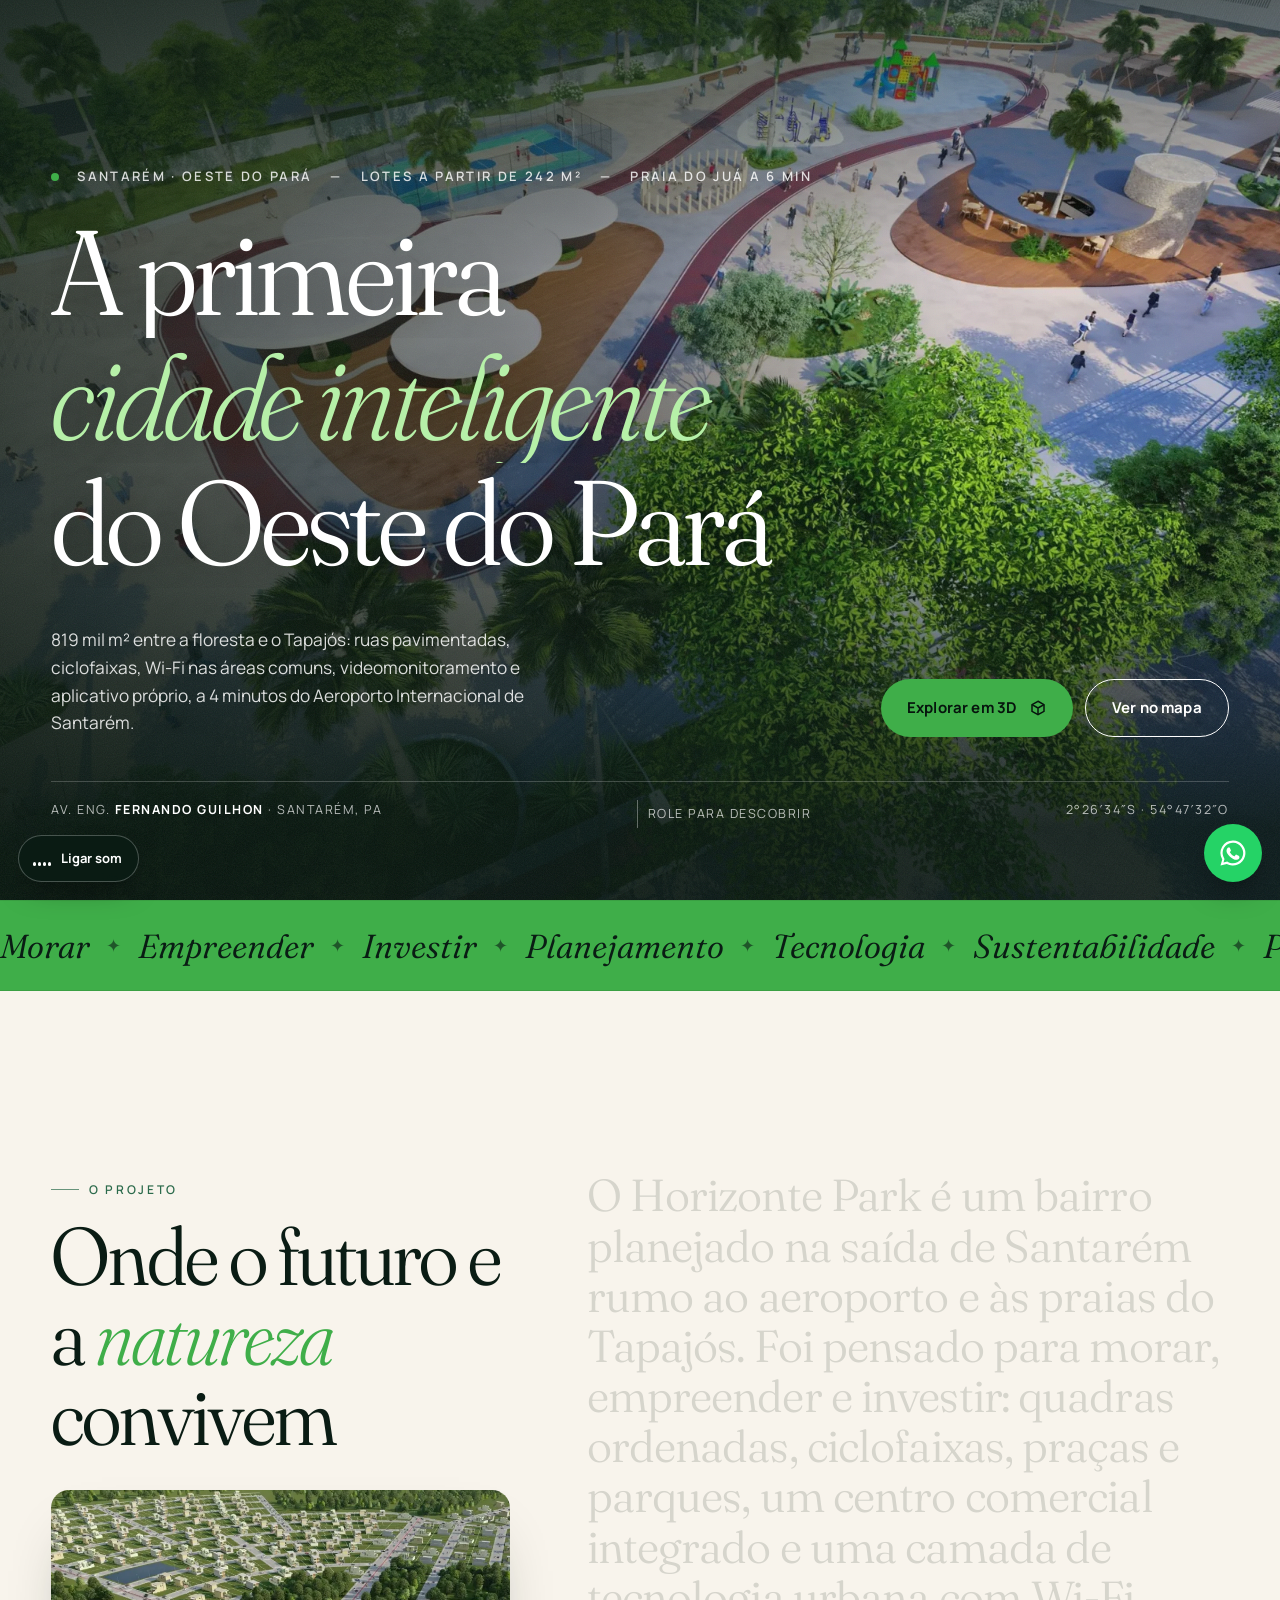
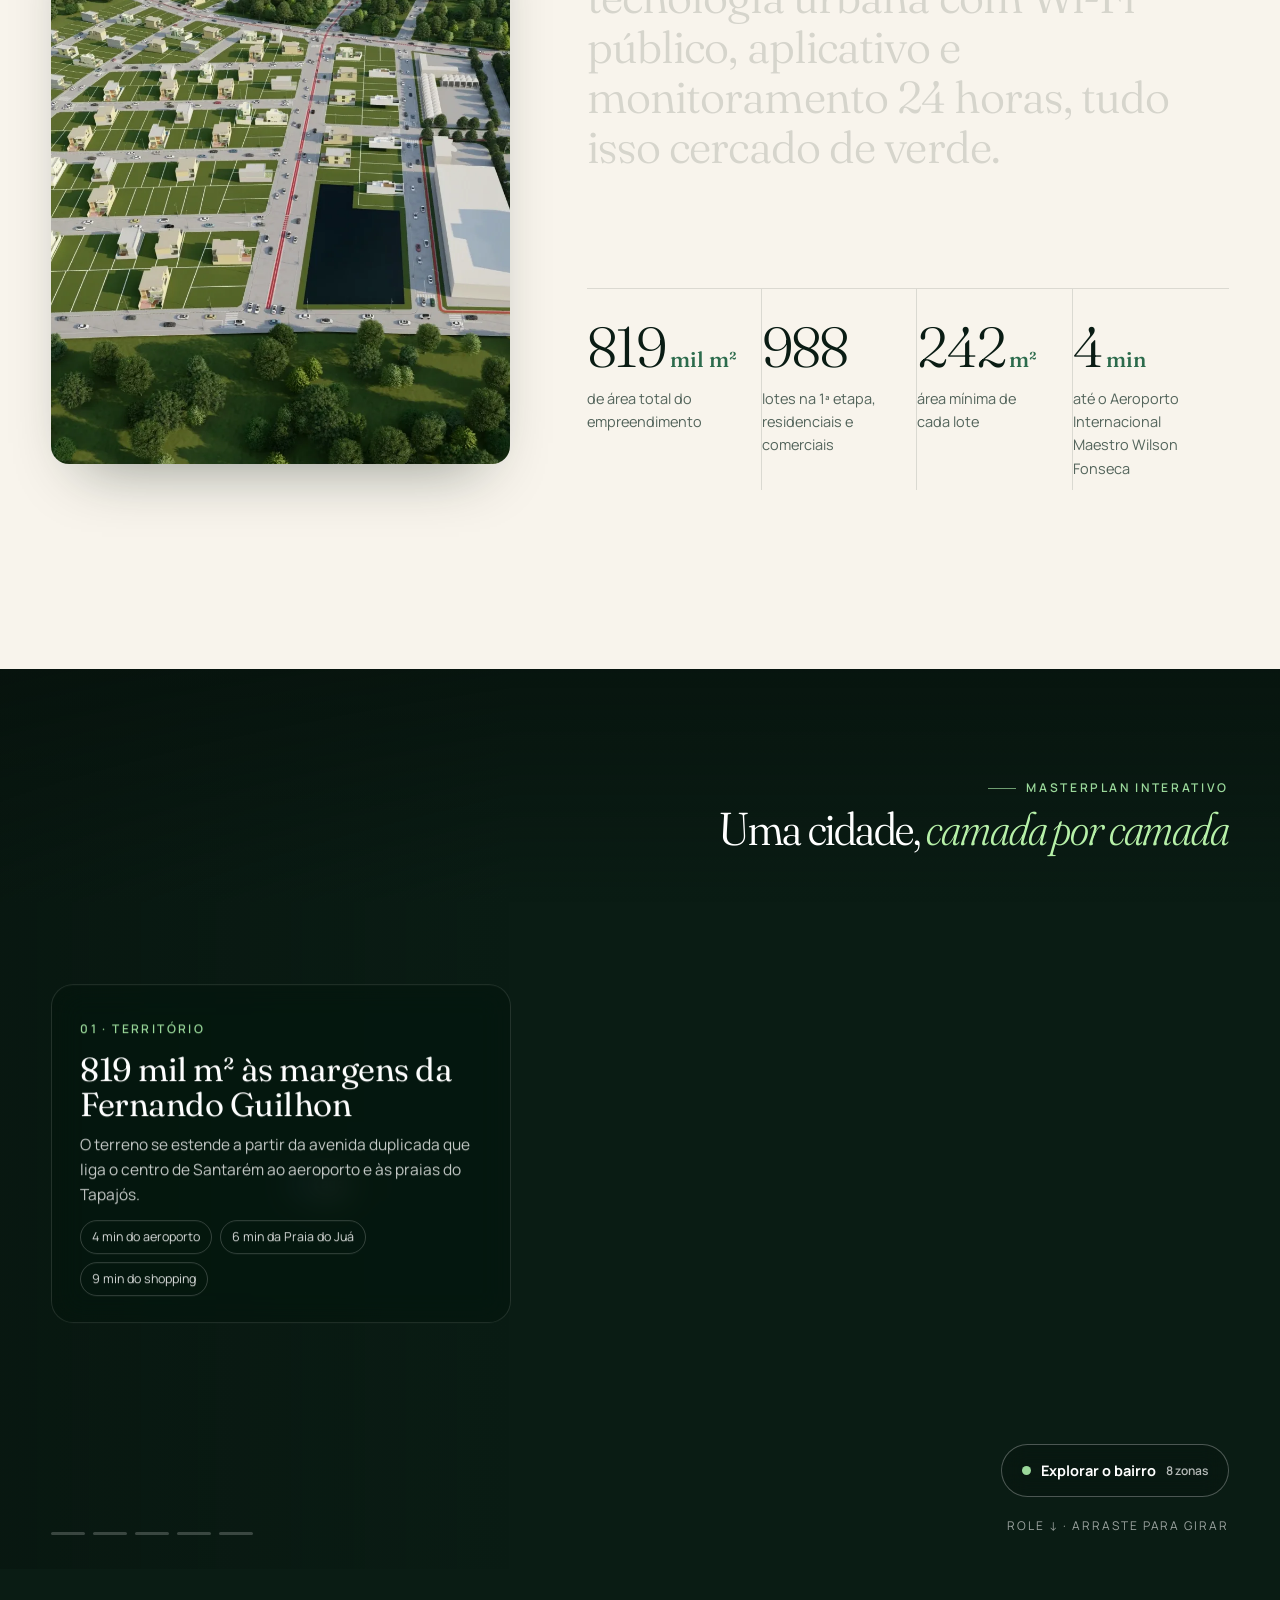
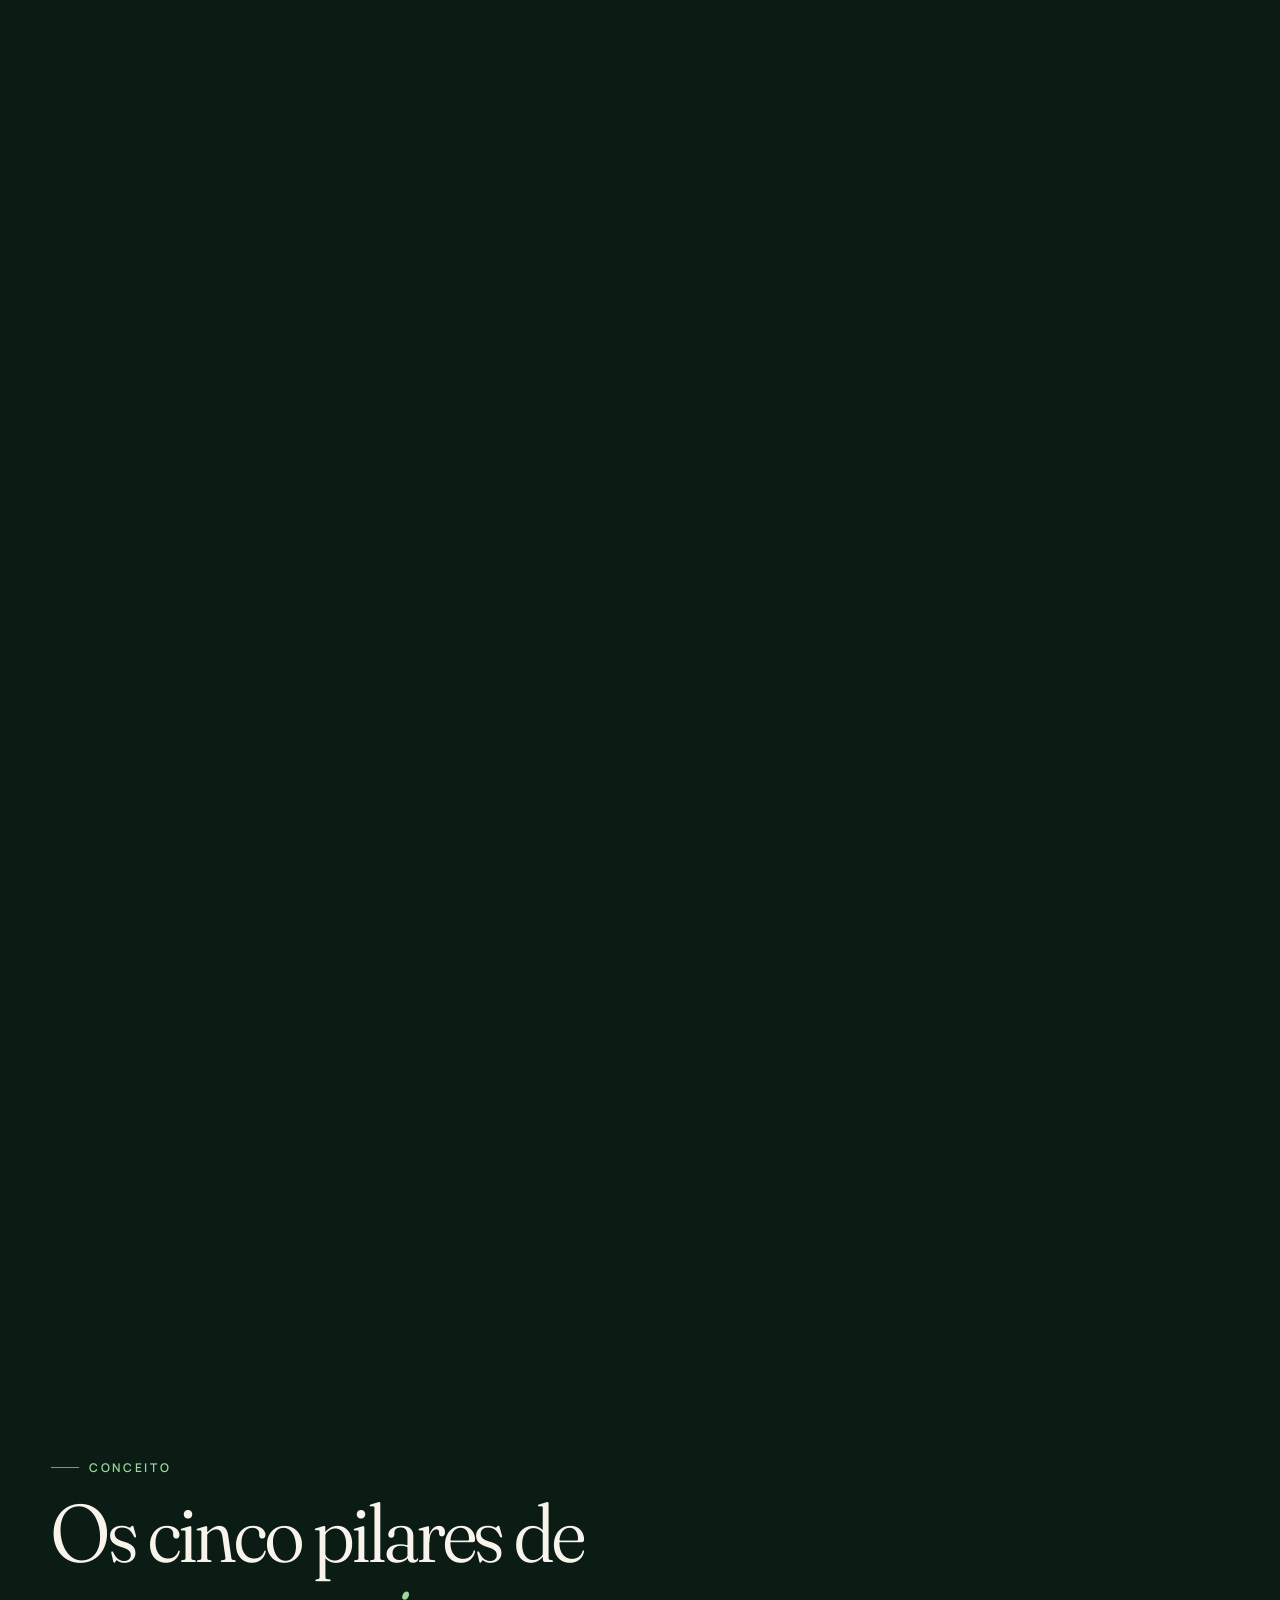
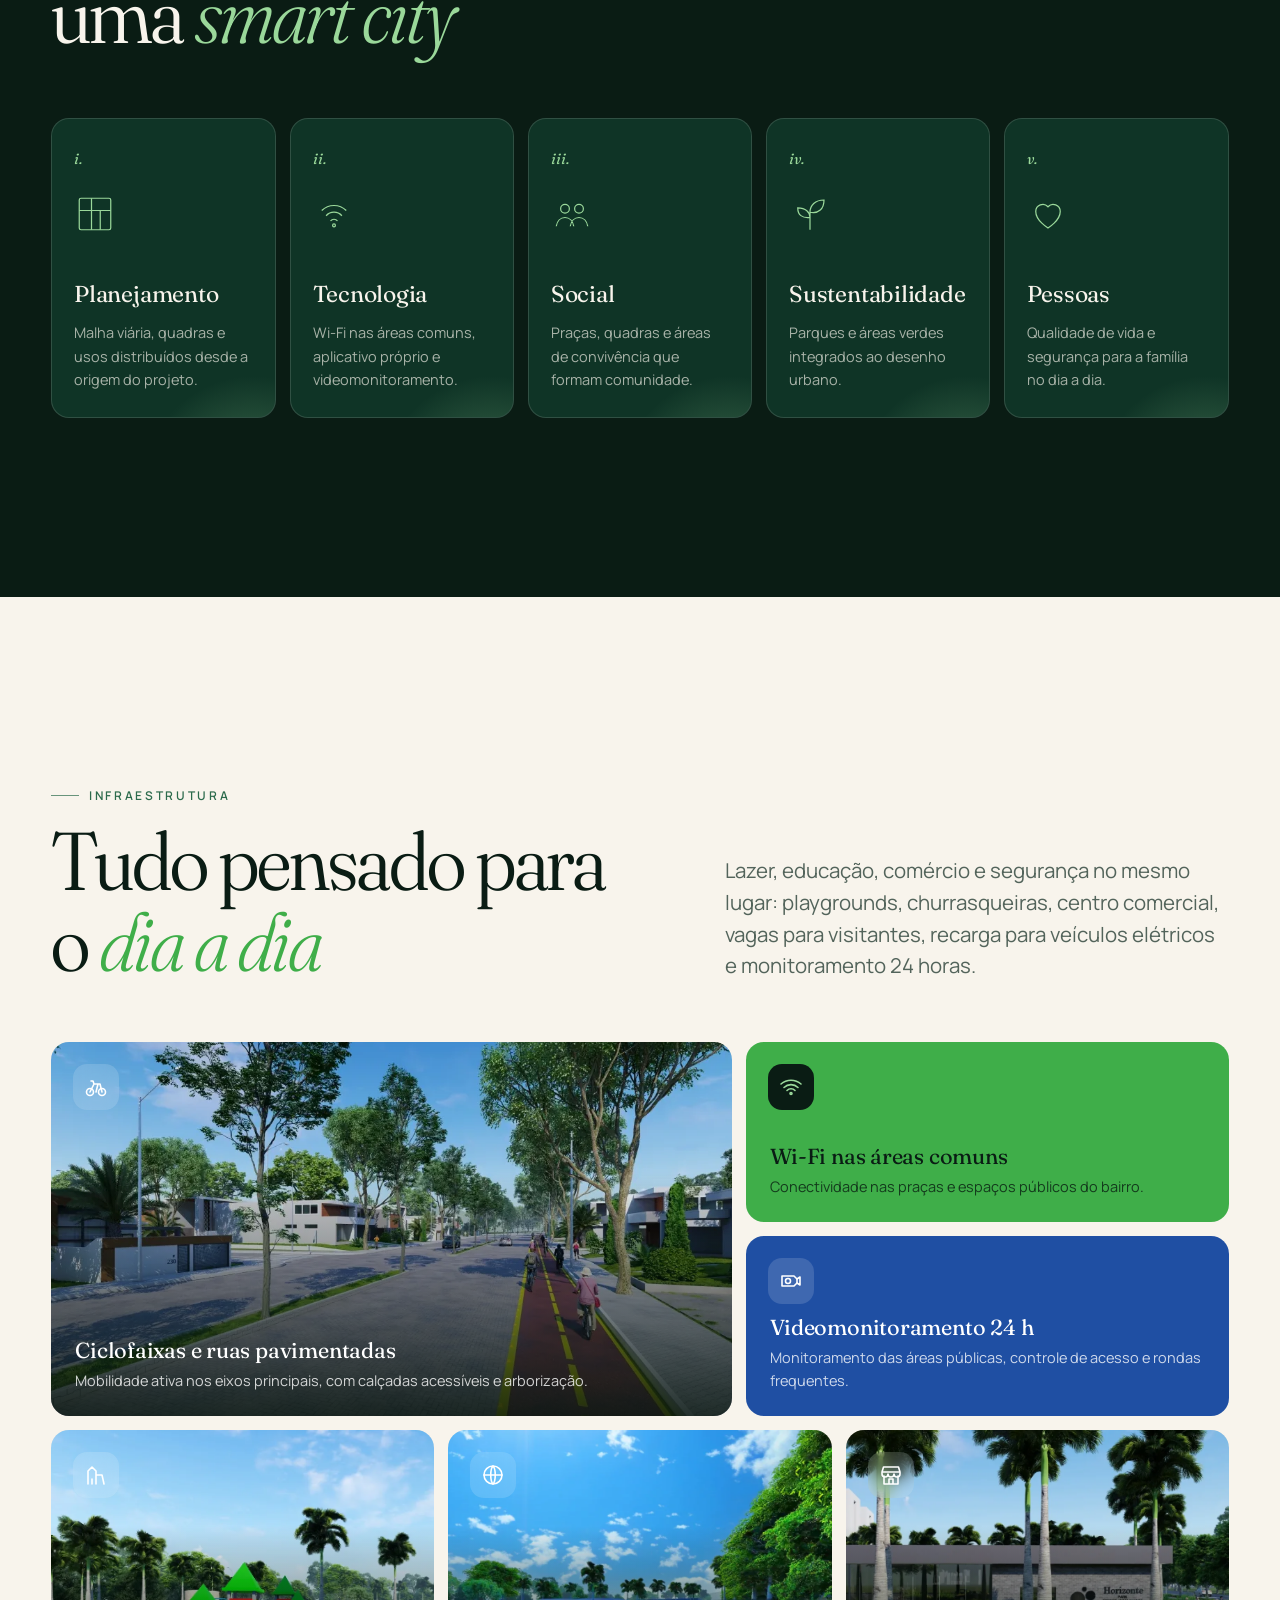
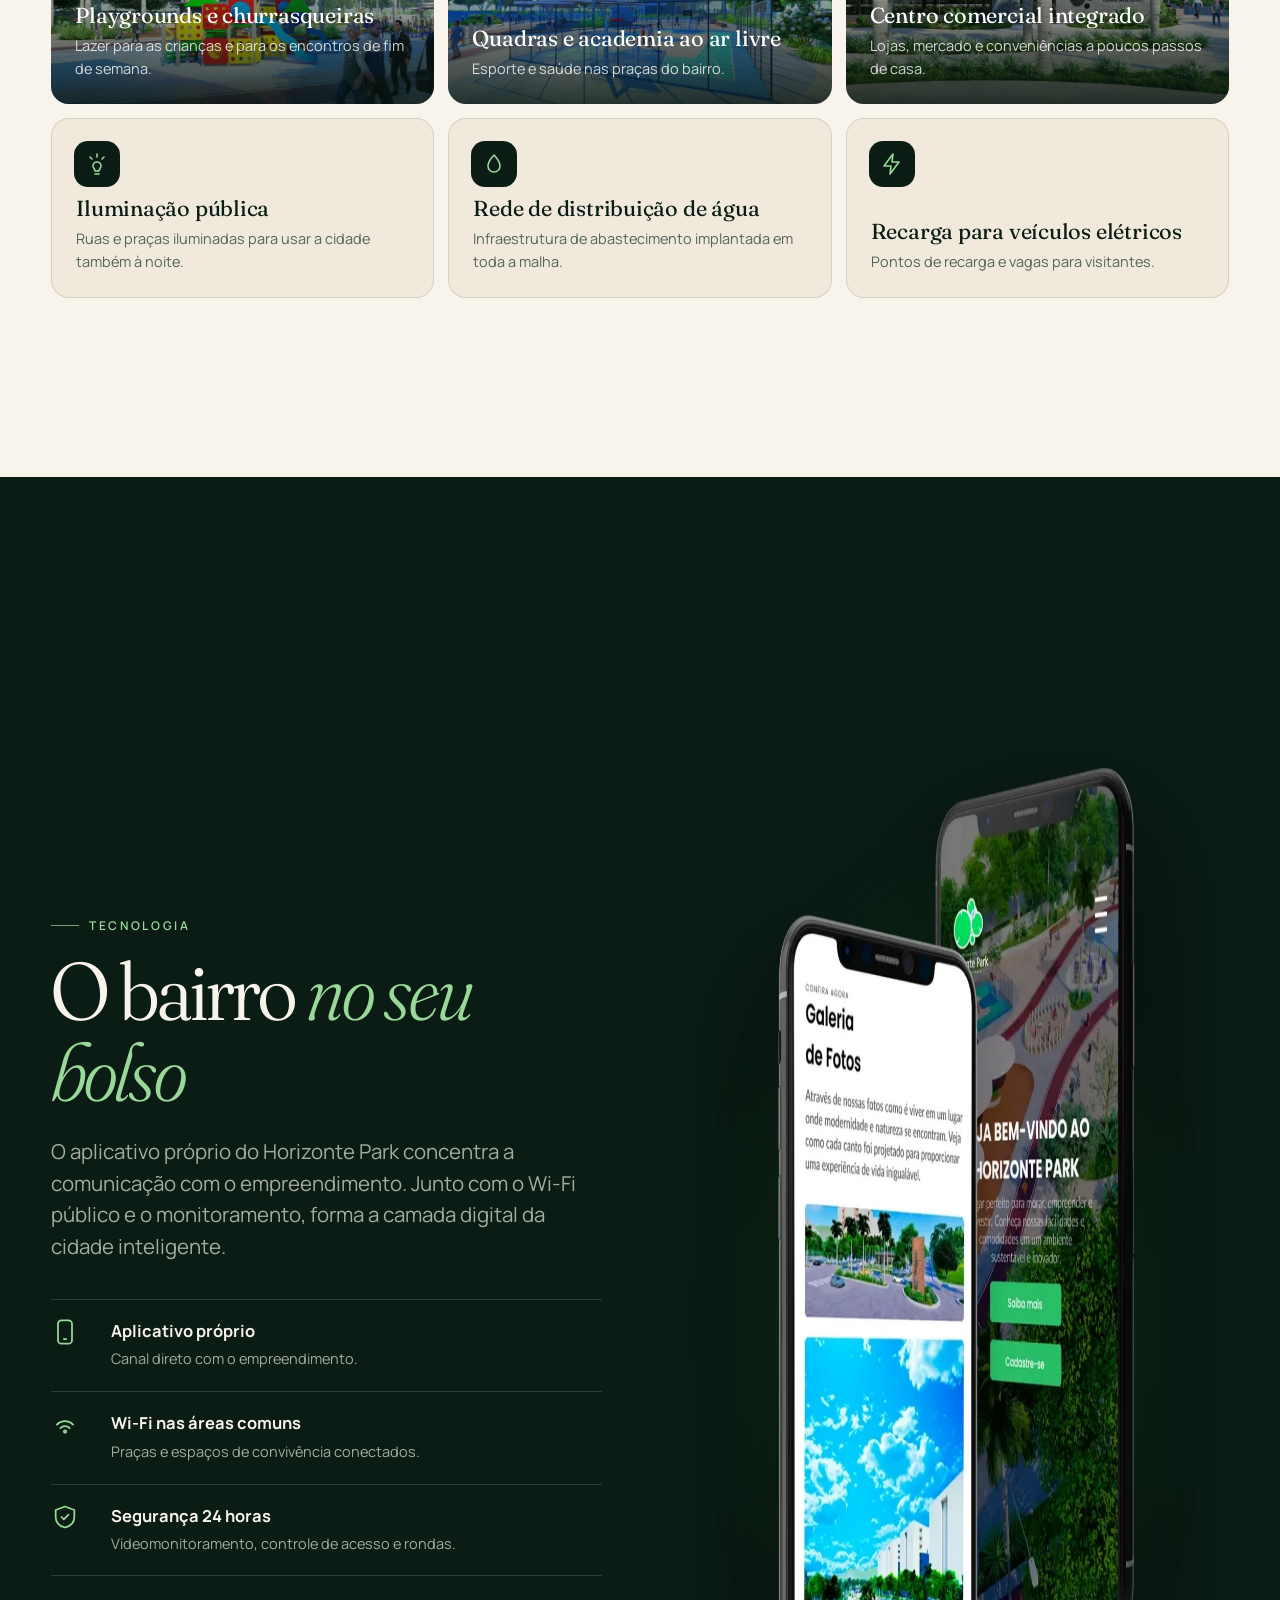
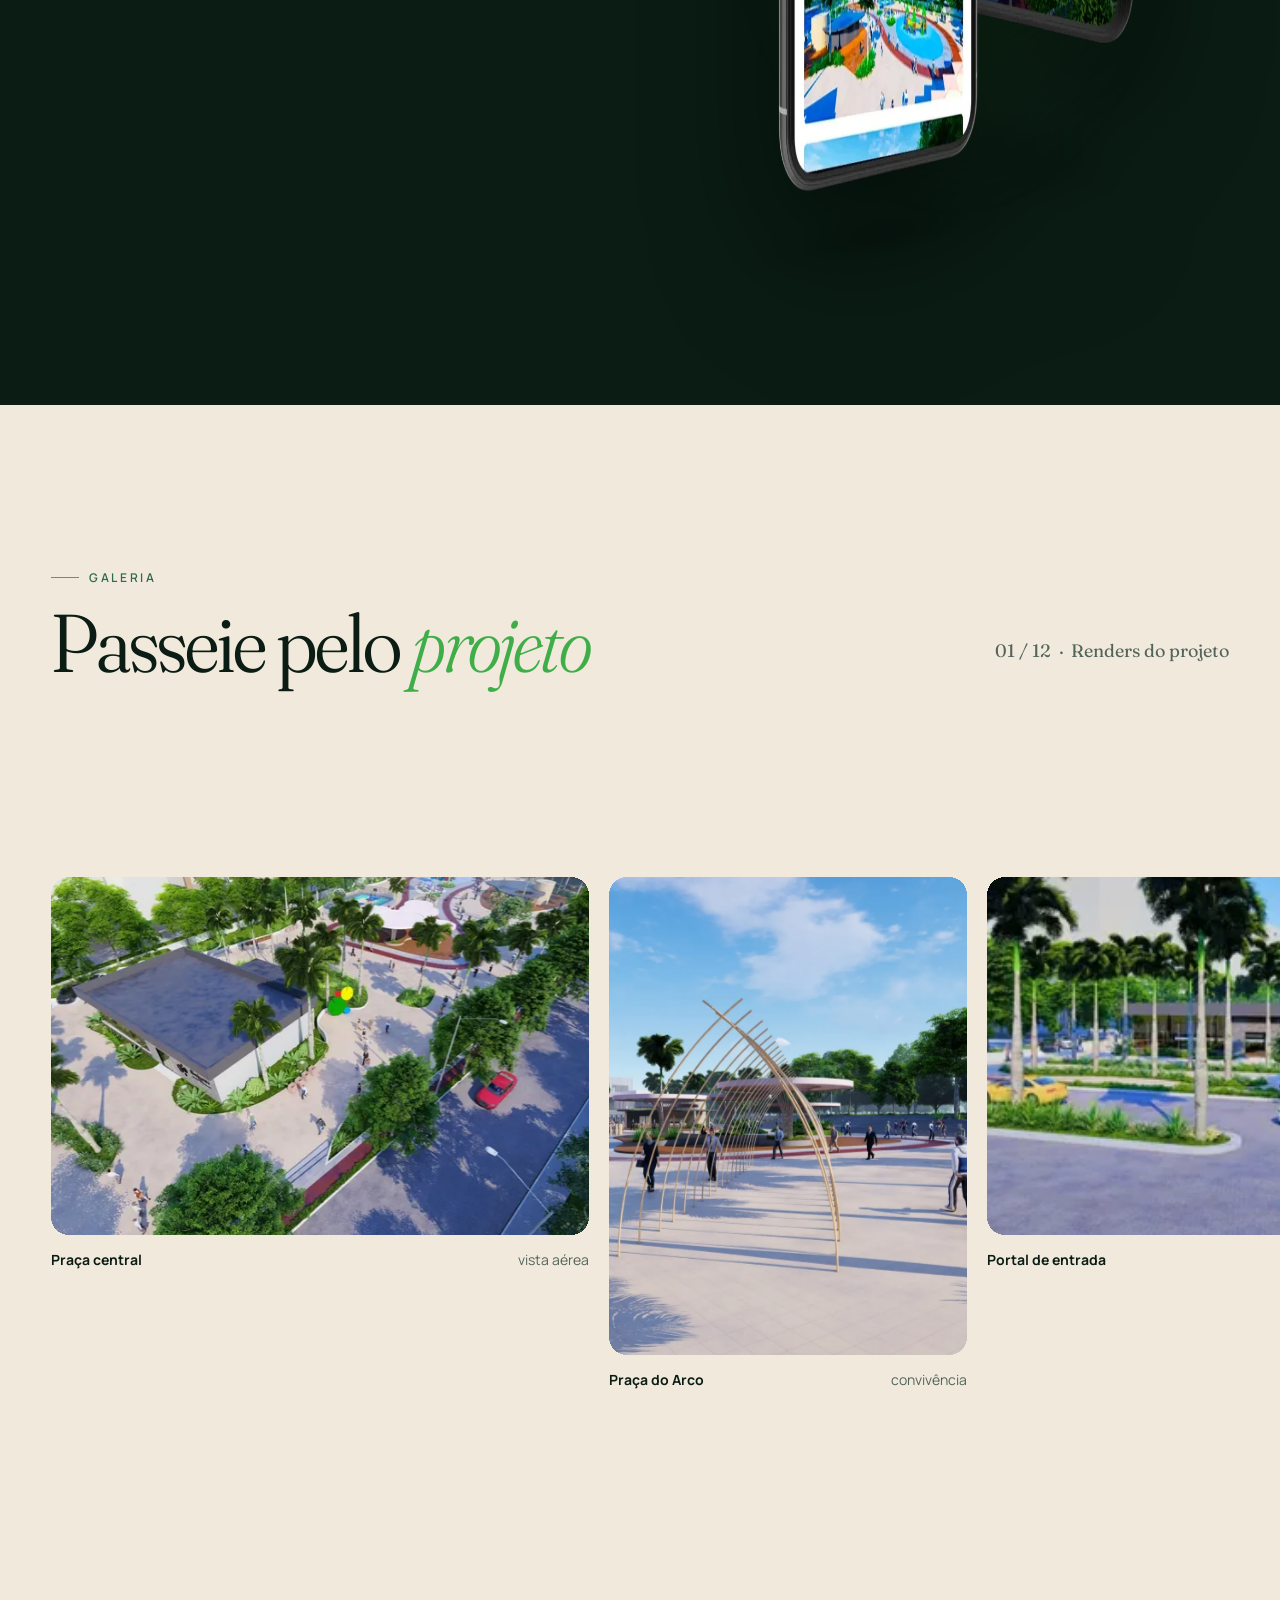
<file: horizonte-park/index.html>
<!doctype html>
<html lang="pt-BR">
<head>
<meta charset="utf-8">
<meta name="viewport" content="width=device-width, initial-scale=1, viewport-fit=cover">
<title>Horizonte Park · Santarém</title>
<meta name="description" content="Horizonte Park, loteamento apresentado como a primeira cidade inteligente do Oeste do Pará: 819 mil m², 988 lotes na 1ª etapa, a 4 minutos do aeroporto de Santarém, na Av. Eng. Fernando Guilhon.">
<meta name="theme-color" content="#0a1c14">
<meta property="og:type" content="website">
<meta property="og:title" content="Horizonte Park · Santarém">
<meta property="og:description" content="819 mil m², 988 lotes, ciclofaixas, Wi-Fi nas áreas comuns e videomonitoramento, na Av. Eng. Fernando Guilhon.">
<meta property="og:image" content="img/hero.webp">
<meta property="og:locale" content="pt_BR">
<link rel="icon" href="img/favicon.svg" type="image/svg+xml">
<link rel="preload" href="fonts/fraunces-latin-full-normal.woff2" as="font" type="font/woff2" crossorigin>
<link rel="preload" href="fonts/manrope-latin-wght-normal.woff2" as="font" type="font/woff2" crossorigin>
<link rel="preload" href="img/hero.webp" as="image" imagesrcset="img/hero-sm.webp 800w, img/hero.webp 2400w" imagesizes="100vw">
<link rel="stylesheet" href="vendor/leaflet.css">
<link rel="stylesheet" href="css/style.css">
<script>document.documentElement.classList.add('js')</script>
<script type="application/ld+json">
{
  "@context":"https://schema.org",
  "@type":"Place",
  "name":"Loteamento Horizonte Park",
  "description":"Loteamento residencial e comercial em Santarém (PA), apresentado como a primeira cidade inteligente do Oeste do Pará.",
  "address":{"@type":"PostalAddress","streetAddress":"Av. Eng. Fernando Guilhon","addressLocality":"Santarém","addressRegion":"PA","addressCountry":"BR"},
  "geo":{"@type":"GeoCoordinates","latitude":-2.4427328,"longitude":-54.792275},
  "telephone":"+55-93-99147-2330",
  "url":"https://horizontepark.com.br/"
}
</script>
</head>
<body>
<a class="skip" href="#sobre">Pular para o conteúdo</a>
<div class="progress" aria-hidden="true"></div>

<!-- ================= NAV ================= -->
<header class="nav" id="nav">
  <div class="wrap nav__in">
    <a class="brand" href="#inicio" aria-label="Horizonte Park — início">
      <img src="img/logo-branca.svg" alt="Horizonte Park" width="140" height="44">
    </a>
    <nav aria-label="Seções">
      <ul class="nav__links" id="navlinks">
        <li><a href="#sobre">O projeto</a></li>
        <li><a href="#masterplan">Masterplan 3D</a></li>
        <li><a href="#infraestrutura">Infraestrutura</a></li>
        <li><a href="#galeria">Galeria</a></li>
        <li><a href="#obras">Obras</a></li>
        <li><a href="#localizacao">Localização</a></li>
        <li><a href="#noticias">Notícias</a></li>
      </ul>
    </nav>
    <a class="btn nav__cta" href="https://wa.me/5593991472330?text=Ol%C3%A1!%20Quero%20saber%20mais%20sobre%20o%20Horizonte%20Park." target="_blank" rel="noopener">Falar no WhatsApp</a>
    <button class="nav__burger" id="burger" aria-label="Abrir menu" aria-expanded="false" aria-controls="navlinks"><span></span><span></span><span></span></button>
  </div>
</header>

<main>
<!-- ================= HERO ================= -->
<section class="hero" id="inicio" aria-label="Apresentação">
  <div class="hero__media">
    <img src="img/hero.webp" srcset="img/hero-sm.webp 800w, img/hero.webp 2400w" sizes="100vw" alt="Render aéreo da praça central do Horizonte Park, com pergolados, ciclovia vermelha, playground e muita vegetação" fetchpriority="high">
  </div>
  <div class="grain" aria-hidden="true"></div>
  <div class="wrap hero__in">
    <div class="hero__kicker"><span class="dot" aria-hidden="true"></span> Santarém · Oeste do Pará <span aria-hidden="true">—</span> Lotes a partir de 242 m² <span aria-hidden="true">—</span> Praia do Juá a 6 min</div>
    <h1 class="h-display">
      <span class="line"><span>A primeira</span></span>
      <span class="line"><span><em>cidade inteligente</em></span></span>
      <span class="line"><span>do Oeste do Pará</span></span>
    </h1>
    <div class="hero__row">
      <p>819 mil m² entre a floresta e o Tapajós: ruas pavimentadas, ciclofaixas, Wi-Fi nas áreas comuns, videomonitoramento e aplicativo próprio, a 4 minutos do Aeroporto Internacional de Santarém.</p>
      <div class="hero__actions">
        <a class="btn" href="#masterplan">Explorar em 3D
          <svg viewBox="0 0 24 24" fill="none" stroke="currentColor" stroke-width="2" aria-hidden="true"><path d="M12 3l8 4.5v9L12 21l-8-4.5v-9L12 3z"/><path d="M12 12l8-4.5M12 12v9M12 12L4 7.5"/></svg>
        </a>
        <a class="btn btn--ghost" href="#localizacao">Ver no mapa</a>
      </div>
    </div>
    <div class="hero__meta">
      <span>Av. Eng. <b>Fernando Guilhon</b> · Santarém, PA</span>
      <span class="scrollcue"><i></i> Role para descobrir</span>
      <span>2°26′34″S · 54°47′32″O</span>
    </div>
  </div>
</section>

<div class="marquee" aria-hidden="true">
  <div class="marquee__track">
    <span>Morar</span><span>Empreender</span><span>Investir</span><span>Planejamento</span><span>Tecnologia</span><span>Sustentabilidade</span><span>Pessoas</span>
    <span>Morar</span><span>Empreender</span><span>Investir</span><span>Planejamento</span><span>Tecnologia</span><span>Sustentabilidade</span><span>Pessoas</span>
  </div>
</div>

<!-- ================= SOBRE ================= -->
<section class="section" id="sobre">
  <div class="wrap">
    <div class="about__grid">
      <div class="about__side">
        <span class="eyebrow">O projeto</span>
        <h2 class="h-display h2" style="margin-top:18px">Onde o futuro e a <em>natureza</em> convivem</h2>
        <div class="about__img" data-parallax-wrap>
          <img src="img/aerea-vertical.webp" alt="Vista aérea do bairro planejado com quadras de lotes cercadas por mata" loading="lazy" data-parallax>
        </div>
      </div>
      <div>
        <p class="manifesto" id="manifesto">O Horizonte Park é um bairro planejado na saída de Santarém rumo ao aeroporto e às praias do Tapajós. Foi pensado para morar, empreender e investir: quadras ordenadas, ciclofaixas, praças e parques, um centro comercial integrado e uma camada de tecnologia urbana com Wi-Fi público, aplicativo e monitoramento 24 horas, tudo isso cercado de verde.</p>
        <div class="stats" role="list">
          <div class="stat" role="listitem" data-reveal><div class="stat__n"><span data-count="819">0</span><small>mil m²</small></div><div class="stat__l">de área total do empreendimento</div></div>
          <div class="stat" role="listitem" data-reveal><div class="stat__n"><span data-count="988">0</span></div><div class="stat__l">lotes na 1ª etapa, residenciais e comerciais</div></div>
          <div class="stat" role="listitem" data-reveal><div class="stat__n"><span data-count="242">0</span><small>m²</small></div><div class="stat__l">área mínima de cada lote</div></div>
          <div class="stat" role="listitem" data-reveal><div class="stat__n"><span data-count="4">0</span><small>min</small></div><div class="stat__l">até o Aeroporto Internacional Maestro Wilson Fonseca</div></div>
        </div>
      </div>
    </div>
  </div>
</section>

<!-- ================= MASTERPLAN 3D ================= -->
<section class="mp" id="masterplan" aria-label="Masterplan em 3D">
  <div class="mp__pin" id="mpPin">
    <canvas class="mp__canvas" id="mpCanvas" aria-label="Maquete 3D interativa do loteamento; a câmera se move conforme a rolagem da página" role="img"></canvas>
    <img class="mp__fallback" src="img/masterplan-rio.webp" alt="Vista aérea do masterplan com o rio ao fundo" loading="lazy">
    <div class="mp__labels" id="mpLabels" aria-hidden="true"></div>
    <div class="mp__ui">
      <div class="mp__head">
        <span class="eyebrow">Masterplan interativo</span>
        <h2 class="h-display">Uma cidade, <em>camada por camada</em></h2>
      </div>
      <div class="mp__steps" id="mpSteps">
        <article class="mp__step">
          <span class="num">01 · Território</span>
          <h3>819 mil m² às margens da Fernando Guilhon</h3>
          <p>O terreno se estende a partir da avenida duplicada que liga o centro de Santarém ao aeroporto e às praias do Tapajós.</p>
          <ul><li>4 min do aeroporto</li><li>6 min da Praia do Juá</li><li>9 min do shopping</li></ul>
        </article>
        <article class="mp__step">
          <span class="num">02 · Malha urbana</span>
          <h3>Ruas pavimentadas e ciclofaixas</h3>
          <p>Um boulevard central parte do portal de entrada. A malha ortogonal organiza as quadras e a ciclofaixa vermelha percorre os eixos principais.</p>
          <ul><li>Pavimentação intertravada</li><li>Ciclofaixas</li><li>Acessibilidade</li></ul>
        </article>
        <article class="mp__step">
          <span class="num">03 · Lotes</span>
          <h3>988 lotes na primeira etapa</h3>
          <p>São lotes residenciais e comerciais a partir de 242 m², versáteis o bastante para a casa da família ou para um negócio voltado à avenida.</p>
          <ul><li>A partir de 242 m²</li><li>Residencial</li><li>Comercial</li></ul>
        </article>
        <article class="mp__step">
          <span class="num">04 · Verde &amp; lazer</span>
          <h3>Parques, lago e praças</h3>
          <p>Reservas de mata, parque linear, praças com pergolados, playgrounds, quadras e academia ao ar livre.</p>
          <ul><li>Áreas verdes</li><li>Playgrounds</li><li>Academia ao ar livre</li></ul>
        </article>
        <article class="mp__step">
          <span class="num">05 · Cidade inteligente</span>
          <h3>Quando a noite cai, a tecnologia aparece</h3>
          <p>Iluminação pública, Wi-Fi nas áreas comuns, videomonitoramento 24 h, aplicativo próprio e pontos de recarga para veículos elétricos.</p>
          <ul><li>Wi-Fi público</li><li>Videomonitoramento</li><li>App próprio</li></ul>
        </article>
      </div>
      <div class="mp__rail" id="mpRail" aria-hidden="true"><i><b></b></i><i><b></b></i><i><b></b></i><i><b></b></i><i><b></b></i></div>
      <div class="mp__hint" aria-hidden="true">Role ↓ · arraste para girar</div>
      <button class="mp__explore" id="mpExplore" type="button"><span class="mp__explore-dot" aria-hidden="true"></span>Explorar o bairro <small>8 zonas</small></button>
    </div>
    <div class="mp__hots" id="mpHots" aria-label="Zonas do bairro"></div>
    <button class="mp__exit" id="mpExit" type="button">← Voltar ao passeio</button>
    <aside class="zone" id="zone" aria-hidden="true" aria-live="polite">
      <div class="zone__top"><span class="zone__eyebrow" id="zEyebrow"></span><span class="zone__badge" id="zBadge"></span></div>
      <h3 class="zone__title" id="zTitle"></h3>
      <div class="zone__stats" id="zStats"></div>
      <p class="zone__desc" id="zDesc"></p>
      <ol class="zone__list" id="zList"></ol>
      <div class="zone__actions">
        <button class="btn" type="button" id="zPhotos">Ver imagens</button>
        <button class="btn btn--ghost" type="button" id="zBack">Visão geral</button>
      </div>
      <div class="zone__nav"><button type="button" id="zPrev" aria-label="Zona anterior">←</button><span id="zCount"></span><button type="button" id="zNext" aria-label="Próxima zona">→</button></div>
    </aside>
  </div>
</section>

<!-- ================= PILARES ================= -->
<section class="section dark" id="pilares">
  <div class="wrap">
    <span class="eyebrow">Conceito</span>
    <h2 class="h-display h2" style="margin-top:18px;max-width:14ch" data-reveal>Os cinco pilares de uma <em>smart city</em></h2>
    <div class="pillars">
      <article class="pillar" data-reveal>
        <span class="pillar__i">i.</span>
        <svg viewBox="0 0 48 48" aria-hidden="true"><rect x="6" y="6" width="36" height="36" rx="2"/><path d="M6 20h36M20 6v36M30 20v22"/></svg>
        <div><h3>Planejamento</h3><p>Malha viária, quadras e usos distribuídos desde a origem do projeto.</p></div>
      </article>
      <article class="pillar" data-reveal>
        <span class="pillar__i">ii.</span>
        <svg viewBox="0 0 48 48" aria-hidden="true"><path d="M10 20a20 20 0 0 1 28 0M15 26a12 12 0 0 1 18 0M20 32a5 5 0 0 1 8 0"/><circle cx="24" cy="37" r="1.6"/></svg>
        <div><h3>Tecnologia</h3><p>Wi-Fi nas áreas comuns, aplicativo próprio e videomonitoramento.</p></div>
      </article>
      <article class="pillar" data-reveal>
        <span class="pillar__i">iii.</span>
        <svg viewBox="0 0 48 48" aria-hidden="true"><circle cx="16" cy="18" r="5"/><circle cx="32" cy="18" r="5"/><path d="M6 38c1-6 5-10 10-10s9 4 10 10M22 38c1-6 5-10 10-10s9 4 10 10"/></svg>
        <div><h3>Social</h3><p>Praças, quadras e áreas de convivência que formam comunidade.</p></div>
      </article>
      <article class="pillar" data-reveal>
        <span class="pillar__i">iv.</span>
        <svg viewBox="0 0 48 48" aria-hidden="true"><path d="M24 42V22M24 22c0-8 6-14 16-14 0 10-6 16-16 14zM24 28c0-6-5-11-14-11 0 8 5 12 14 11z"/></svg>
        <div><h3>Sustentabilidade</h3><p>Parques e áreas verdes integrados ao desenho urbano.</p></div>
      </article>
      <article class="pillar" data-reveal>
        <span class="pillar__i">v.</span>
        <svg viewBox="0 0 48 48" aria-hidden="true"><path d="M24 40s-14-8.5-14-19a8 8 0 0 1 14-5.3A8 8 0 0 1 38 21c0 10.5-14 19-14 19z"/></svg>
        <div><h3>Pessoas</h3><p>Qualidade de vida e segurança para a família no dia a dia.</p></div>
      </article>
    </div>
  </div>
</section>

<!-- ================= INFRAESTRUTURA ================= -->
<section class="section" id="infraestrutura">
  <div class="wrap">
    <div class="infra__head">
      <div>
        <span class="eyebrow">Infraestrutura</span>
        <h2 class="h-display h2" style="margin-top:18px;max-width:12ch" data-reveal>Tudo pensado para o <em>dia a dia</em></h2>
      </div>
      <p class="lead" data-reveal>Lazer, educação, comércio e segurança no mesmo lugar: playgrounds, churrasqueiras, centro comercial, vagas para visitantes, recarga para veículos elétricos e monitoramento 24 horas.</p>
    </div>

    <div class="bento">
      <div class="tile tile--img c-7 r-2" data-reveal>
        <img src="img/rua-ciclofaixa.webp" alt="Rua arborizada com ciclofaixa vermelha e calçadas largas" loading="lazy">
        <span class="ic"><svg viewBox="0 0 24 24"><circle cx="6" cy="17" r="3.5"/><circle cx="18" cy="17" r="3.5"/><path d="M6 17l4-8h6l2 8M10 9l-1-3H7M14 9l-2 8"/></svg></span>
        <h3>Ciclofaixas e ruas pavimentadas</h3>
        <p>Mobilidade ativa nos eixos principais, com calçadas acessíveis e arborização.</p>
      </div>
      <div class="tile tile--accent c-5" data-reveal>
        <span class="ic"><svg viewBox="0 0 24 24"><path d="M5 12.5a10 10 0 0 1 14 0M8 15.5a5.5 5.5 0 0 1 8 0"/><circle cx="12" cy="18.5" r="1"/><path d="M2 9a15 15 0 0 1 20 0"/></svg></span>
        <h3>Wi-Fi nas áreas comuns</h3>
        <p>Conectividade nas praças e espaços públicos do bairro.</p>
      </div>
      <div class="tile tile--river c-5" data-reveal>
        <span class="ic"><svg viewBox="0 0 24 24"><path d="M3 7h12l3 3v4l-3 3H3z"/><circle cx="9" cy="12" r="2.5"/><path d="M18 10l3-2v8l-3-2"/></svg></span>
        <h3>Videomonitoramento 24 h</h3>
        <p>Monitoramento das áreas públicas, controle de acesso e rondas frequentes.</p>
      </div>
      <div class="tile tile--img c-4 r-2" data-reveal>
        <img src="img/playground.webp" alt="Playground colorido em praça com palmeiras" loading="lazy">
        <span class="ic"><svg viewBox="0 0 24 24"><path d="M4 21V8l4-4 4 4v13M12 12h6l2 9M8 21v-5"/></svg></span>
        <h3>Playgrounds e churrasqueiras</h3>
        <p>Lazer para as crianças e para os encontros de fim de semana.</p>
      </div>
      <div class="tile tile--img c-4 r-2" data-reveal>
        <img src="img/quadras.webp" alt="Quadras esportivas cercadas com piso azul e verde" loading="lazy">
        <span class="ic"><svg viewBox="0 0 24 24"><circle cx="12" cy="12" r="9"/><path d="M3 12h18M12 3c3 3 3 15 0 18M12 3c-3 3-3 15 0 18"/></svg></span>
        <h3>Quadras e academia ao ar livre</h3>
        <p>Esporte e saúde nas praças do bairro.</p>
      </div>
      <div class="tile tile--img c-4 r-2" data-reveal>
        <img src="img/centro-comercial.webp" alt="Centro comercial térreo com palmeiras imperiais na frente" loading="lazy">
        <span class="ic"><svg viewBox="0 0 24 24"><path d="M3 9l1.5-5h15L21 9M3 9h18v2a3 3 0 0 1-6 0 3 3 0 0 1-6 0 3 3 0 0 1-6 0zM5 13v8h14v-8M10 21v-5h4v5"/></svg></span>
        <h3>Centro comercial integrado</h3>
        <p>Lojas, mercado e conveniências a poucos passos de casa.</p>
      </div>
      <div class="tile c-4" data-reveal>
        <span class="ic"><svg viewBox="0 0 24 24"><path d="M12 2v3M5 5l2 2M19 5l-2 2M8 14a4 4 0 1 1 8 0c0 2-2 3-2 5h-4c0-2-2-3-2-5zM10 22h4"/></svg></span>
        <h3>Iluminação pública</h3>
        <p>Ruas e praças iluminadas para usar a cidade também à noite.</p>
      </div>
      <div class="tile c-4" data-reveal>
        <span class="ic"><svg viewBox="0 0 24 24"><path d="M12 3s6 6.5 6 11a6 6 0 0 1-12 0c0-4.5 6-11 6-11z"/></svg></span>
        <h3>Rede de distribuição de água</h3>
        <p>Infraestrutura de abastecimento implantada em toda a malha.</p>
      </div>
      <div class="tile c-4" data-reveal>
        <span class="ic"><svg viewBox="0 0 24 24"><path d="M13 2L4 14h7l-1 8 9-12h-7z"/></svg></span>
        <h3>Recarga para veículos elétricos</h3>
        <p>Pontos de recarga e vagas para visitantes.</p>
      </div>
    </div>
  </div>
</section>

<!-- ================= TECNOLOGIA / APP ================= -->
<section class="section dark tech" id="tecnologia">
  <div class="wrap tech__grid">
    <div>
      <span class="eyebrow">Tecnologia</span>
      <h2 class="h-display h2" style="margin-top:18px" data-reveal>O bairro <em>no seu bolso</em></h2>
      <p class="lead" style="margin-top:24px" data-reveal>O aplicativo próprio do Horizonte Park concentra a comunicação com o empreendimento. Junto com o Wi-Fi público e o monitoramento, forma a camada digital da cidade inteligente.</p>
      <ul class="feature-list">
        <li data-reveal><svg viewBox="0 0 24 24"><rect x="6" y="2" width="12" height="20" rx="3"/><path d="M11 18h2"/></svg><div><b>Aplicativo próprio</b><span>Canal direto com o empreendimento.</span></div></li>
        <li data-reveal><svg viewBox="0 0 24 24"><path d="M5 12.5a10 10 0 0 1 14 0M8 15.5a5.5 5.5 0 0 1 8 0"/><circle cx="12" cy="18.5" r="1"/></svg><div><b>Wi-Fi nas áreas comuns</b><span>Praças e espaços de convivência conectados.</span></div></li>
        <li data-reveal><svg viewBox="0 0 24 24"><path d="M12 3l8 3v6c0 5-3.5 8-8 9-4.5-1-8-4-8-9V6z"/><path d="M9 12l2 2 4-4"/></svg><div><b>Segurança 24 horas</b><span>Videomonitoramento, controle de acesso e rondas.</span></div></li>
      </ul>
    </div>
    <div class="tech__phone" id="phone">
      <img src="img/app.webp" alt="Dois smartphones exibindo o site e a galeria do Horizonte Park" loading="lazy" width="900" height="1169">
    </div>
  </div>
</section>

<!-- ================= GALERIA ================= -->
<section class="gallery" id="galeria" aria-label="Galeria de imagens do projeto">
  <div class="wrap gallery__head">
    <div>
      <span class="eyebrow">Galeria</span>
      <h2 class="h-display h2" style="margin-top:18px" data-reveal>Passeie pelo <em>projeto</em></h2>
    </div>
    <p class="gallery__count"><span id="gIdx">01</span> / <span id="gTot">12</span> &nbsp;·&nbsp; Renders do projeto</p>
  </div>
  <div class="gallery__pin" id="galleryPin">
    <div class="gallery__track" id="galleryTrack">
      <figure class="gcard" data-full="img/aerea-praca.webp"><div class="ph"><img src="img/aerea-praca-sm.webp" alt="Praça central vista do alto, ao lado da avenida" loading="lazy"></div><figcaption><b>Praça central</b><span>vista aérea</span></figcaption></figure>
      <figure class="gcard" data-full="img/praca-arco.webp"><div class="ph"><img src="img/praca-arco.webp" alt="Escultura em arco de madeira em praça pavimentada" loading="lazy"></div><figcaption><b>Praça do Arco</b><span>convivência</span></figcaption></figure>
      <figure class="gcard" data-full="img/portal.webp"><div class="ph"><img src="img/portal-sm.webp" alt="Portal de entrada com rotatória e totem" loading="lazy"></div><figcaption><b>Portal de entrada</b><span>rotatória e totem</span></figcaption></figure>
      <figure class="gcard" data-full="img/aerea-avenida.webp"><div class="ph"><img src="img/aerea-avenida-sm.webp" alt="Boulevard central cortando a mata, com quadras ao fundo" loading="lazy"></div><figcaption><b>Boulevard e reserva verde</b><span>vista aérea</span></figcaption></figure>
      <figure class="gcard" data-full="img/cafe.webp"><div class="ph"><img src="img/cafe.webp" alt="Varanda de café com mesas e vista para a praça" loading="lazy"></div><figcaption><b>Café na praça</b><span>comércio</span></figcaption></figure>
      <figure class="gcard" data-full="img/pergolados.webp"><div class="ph"><img src="img/pergolados-sm.webp" alt="Pergolados em forma de árvore sobre deck de madeira" loading="lazy"></div><figcaption><b>Pergolados</b><span>praça de sombra</span></figcaption></figure>
      <figure class="gcard" data-full="img/rua-ipes.webp"><div class="ph"><img src="img/rua-ipes.webp" alt="Rua residencial arborizada com casas modernas" loading="lazy"></div><figcaption><b>Rua residencial</b><span>arborização</span></figcaption></figure>
      <figure class="gcard" data-full="img/lazer-piscina.webp"><div class="ph"><img src="img/lazer-piscina.webp" alt="Área de lazer com espelho d'água e brinquedos" loading="lazy"></div><figcaption><b>Área de lazer</b><span>parque</span></figcaption></figure>
      <figure class="gcard" data-full="img/aerea-bairro.webp"><div class="ph"><img src="img/aerea-bairro-sm.webp" alt="Quadras residenciais, lago e centro comercial vistos do alto" loading="lazy"></div><figcaption><b>Bairro e lago</b><span>vista aérea</span></figcaption></figure>
      <figure class="gcard" data-full="img/playground-aerea.webp"><div class="ph"><img src="img/playground-aerea-sm.webp" alt="Playground e ciclovia em praça vista de cima" loading="lazy"></div><figcaption><b>Parque infantil</b><span>ciclovia</span></figcaption></figure>
      <figure class="gcard" data-full="img/pista.webp"><div class="ph"><img src="img/pista.webp" alt="Pista de caminhada vermelha ao lado de quadra" loading="lazy"></div><figcaption><b>Pista de caminhada</b><span>esporte</span></figcaption></figure>
      <figure class="gcard" data-full="img/masterplan-rio.webp"><div class="ph"><img src="img/masterplan-rio.webp" alt="Masterplan completo com o rio Tapajós ao fundo" loading="lazy"></div><figcaption><b>Masterplan completo</b><span>com o Tapajós ao fundo</span></figcaption></figure>
    </div>
  </div>
</section>

<!-- ================= OBRAS ================= -->
<section class="section dark" id="obras">
  <div class="wrap works__grid">
    <aside class="works__aside">
      <span class="eyebrow">Andamento</span>
      <h2 class="h-display h2" style="margin-top:18px">Do render à <em>realidade</em></h2>
      <p class="lead" style="margin-top:22px">Registros de obra publicados pelo empreendimento, em ordem cronológica: terraplenagem, drenagem, redes e pavimentação.</p>
      <div class="phase">
        <div class="phase__item"><svg class="phase__ring" viewBox="0 0 44 44" aria-hidden="true"><circle cx="22" cy="22" r="18" fill="none" stroke="rgba(255,255,255,.15)" stroke-width="4"/><circle cx="22" cy="22" r="18" fill="none" stroke="#9ad89a" stroke-width="4" stroke-dasharray="113" stroke-dashoffset="34" transform="rotate(-90 22 22)" stroke-linecap="round"/></svg><div><b>Etapa 1</b><small>988 lotes · infraestrutura em execução</small></div><span class="badge badge--live">Em obras</span></div>
        <div class="phase__item"><svg class="phase__ring" viewBox="0 0 44 44" aria-hidden="true"><circle cx="22" cy="22" r="18" fill="none" stroke="rgba(255,255,255,.15)" stroke-width="4"/><circle cx="22" cy="22" r="18" fill="none" stroke="#9ad89a" stroke-width="4" stroke-dasharray="113" stroke-dashoffset="95" transform="rotate(-90 22 22)" stroke-linecap="round"/></svg><div><b>Etapa 2</b><small>“Obra em andamento”, segundo o site oficial</small></div><span class="badge">Iniciada</span></div>
      </div>
      <p style="font-size:12.5px;color:var(--muted-inv);margin-top:14px">Os anéis são ilustrativos. O empreendimento não divulga percentual de execução.</p>
    </aside>

    <div class="timeline" id="timeline">
      <div class="timeline__bar" id="tlBar" aria-hidden="true"></div>

      <article class="tl">
        <span class="tl__date">Projeto · 2024</span>
        <h3>Lançamento e projeto urbanístico</h3>
        <p>Os renders do bairro são apresentados ao público: portal com rotatória, boulevard arborizado, praças com pergolados, quadras e centro comercial.</p>
        <div class="compare">
          <figure><img src="img/portal.webp" alt="Render do portal de entrada com totem na rotatória" loading="lazy"><figcaption>Projeto</figcaption></figure>
          <figure><img src="img/obra-totem.webp" alt="Foto real do totem do Horizonte Park instalado na rotatória de entrada" loading="lazy"><figcaption>Realidade</figcaption></figure>
        </div>
      </article>

      <article class="tl">
        <span class="tl__date">Registros publicados em jun/2025</span>
        <h3>Meio-fio, drenagem e primeiras calçadas</h3>
        <p>Execução de bocas de lobo e caixas de passagem, assentamento de meio-fio, armação para concreto e início do piso intertravado na entrada.</p>
        <div class="mosaic" data-lb-group="obras1">
          <button data-full="img/obra-01.webp" aria-label="Ampliar foto: calçada e meio-fio"><img src="img/obra-01.webp" alt="Calçada com piso intertravado e meio-fio em execução" loading="lazy"></button>
          <button data-full="img/obra-05.webp" aria-label="Ampliar foto: retroescavadeira"><img src="img/obra-05.webp" alt="Retroescavadeira abrindo vala" loading="lazy"></button>
          <button data-full="img/obra-06.webp" aria-label="Ampliar foto: drenagem"><img src="img/obra-06.webp" alt="Operário assentando blocos de caixa de drenagem" loading="lazy"></button>
          <button data-full="img/obra-07.webp" aria-label="Ampliar foto: concretagem"><img src="img/obra-07.webp" alt="Caminhão betoneira concretando base armada" loading="lazy"></button>
          <button data-full="img/obra-09.webp" aria-label="Ampliar foto: vista aérea da entrada"><img src="img/obra-09.webp" alt="Vista aérea da área de entrada com terraplenagem" loading="lazy"></button>
          <button data-full="img/obra-11.webp" aria-label="Ampliar foto: piso intertravado"><img src="img/obra-11.webp" alt="Operário assentando piso intertravado" loading="lazy"></button>
        </div>
      </article>

      <article class="tl">
        <span class="tl__date">Registros publicados em dez/2025</span>
        <h3>Do alto: terraplenagem e galerias pluviais</h3>
        <p>Imagens de drone mostram a abertura da malha viária na mata, as valas de drenagem e a chegada dos tubos de concreto para as galerias.</p>
        <div class="mosaic mosaic--4" data-lb-group="obras2">
          <button data-full="img/drone-05.webp" aria-label="Ampliar foto aérea"><img src="img/drone-05.webp" alt="Vista de drone da malha viária aberta entre a vegetação" loading="lazy"></button>
          <button data-full="img/drone-01.webp" aria-label="Ampliar foto aérea"><img src="img/drone-01.webp" alt="Ruas de terra recém-abertas vistas do alto" loading="lazy"></button>
          <button data-full="img/drone-04.webp" aria-label="Ampliar foto aérea"><img src="img/drone-04.webp" alt="Tubos de concreto alinhados ao lado de vala" loading="lazy"></button>
          <button data-full="img/drone-08.webp" aria-label="Ampliar foto aérea"><img src="img/drone-08.webp" alt="Escavadeira manuseando tubos de concreto" loading="lazy"></button>
          <button data-full="img/drone-02.webp" aria-label="Ampliar foto aérea"><img src="img/drone-02.webp" alt="Valas de drenagem cruzando as quadras" loading="lazy"></button>
          <button data-full="img/drone-03.webp" aria-label="Ampliar foto aérea"><img src="img/drone-03.webp" alt="Vala longa com tubos ao lado e mata ao fundo" loading="lazy"></button>
          <button data-full="img/drone-09.webp" aria-label="Ampliar foto aérea"><img src="img/drone-09.webp" alt="Tubos corrugados empilhados vistos de cima" loading="lazy"></button>
          <button data-full="img/drone-11.webp" aria-label="Ampliar foto aérea"><img src="img/drone-11.webp" alt="Trator em terraplenagem visto de cima" loading="lazy"></button>
        </div>
      </article>

      <article class="tl">
        <span class="tl__date">Registros publicados em jun/2026</span>
        <h3>Pavimentação hexagonal e redes</h3>
        <p>As ruas recebem o piso intertravado hexagonal e as redes enterradas avançam. A paisagem começa a se parecer com o projeto.</p>
        <div class="mosaic" data-lb-group="obras3">
          <button data-full="img/obra-2026-2.webp" aria-label="Ampliar foto: rua pavimentada"><img src="img/obra-2026-2.webp" alt="Rua com piso intertravado concluído" loading="lazy"></button>
          <button data-full="img/obra-2026-5.webp" aria-label="Ampliar foto: pavimentação"><img src="img/obra-2026-5.webp" alt="Operário com capacete amarelo assentando pavers hexagonais" loading="lazy"></button>
          <button data-full="img/obra-2026-7.webp" aria-label="Ampliar foto: rede"><img src="img/obra-2026-7.webp" alt="Vala com tubulação e caixa de inspeção" loading="lazy"></button>
          <button data-full="img/obra-2026-1.webp" aria-label="Ampliar foto: rua"><img src="img/obra-2026-1.webp" alt="Cruzamento pavimentado com poste e totem" loading="lazy"></button>
          <button data-full="img/obra-2026-3.webp" aria-label="Ampliar foto: acabamento"><img src="img/obra-2026-3.webp" alt="Operário ajustando pavers junto ao tapume" loading="lazy"></button>
          <button data-full="img/obra-2026-6.webp" aria-label="Ampliar foto: assentamento"><img src="img/obra-2026-6.webp" alt="Operário de uniforme azul assentando pavers" loading="lazy"></button>
        </div>
      </article>
    </div>
  </div>
</section>

<!-- ================= VÍDEO ================= -->
<section class="section" id="video" style="padding-bottom:0">
  <div class="wrap">
    <span class="eyebrow">Filme</span>
    <h2 class="h-display h2" style="margin-top:18px" data-reveal>Conheça o <em>Horizonte Park</em></h2>
    <div class="video" id="video" data-reveal>
      <button type="button" aria-label="Reproduzir vídeo de apresentação do Horizonte Park (YouTube)">
        <img src="img/aerea-bairro.webp" alt="" loading="lazy">
        <span class="play"><svg viewBox="0 0 24 24" fill="currentColor" aria-hidden="true"><path d="M7 4.5v15l13-7.5z"/></svg></span>
        <span class="vlabel">Vídeo oficial · YouTube</span>
      </button>
    </div>
  </div>
</section>

<!-- ================= LOCALIZAÇÃO ================= -->
<section class="section" id="localizacao">
  <div class="wrap">
    <div class="infra__head">
      <div>
        <span class="eyebrow">Localização</span>
        <h2 class="h-display h2" style="margin-top:18px;max-width:13ch" data-reveal>No eixo que move <em>Santarém</em></h2>
      </div>
      <p class="lead" data-reveal>Na Av. Eng. Fernando Guilhon, rota entre o centro, o aeroporto e as praias do Tapajós, em frente ao Centro de Convenções Sebastião Tapajós.</p>
    </div>

    <div class="radar" id="radarWrap">
      <div class="radar__copy">
        <p class="radar__k" data-reveal>Raio de vida</p>
        <p class="radar__big" data-reveal>Praia, shopping, universidade e hospital: <em>tudo em até 13 minutos</em> de carro.</p>
        <ul class="radar__legend" id="radarLegend"></ul>
      </div>
      <div class="radar__chart"><svg id="radar" viewBox="0 0 600 600" role="img" aria-label="Gráfico radial com o tempo de carro do Horizonte Park até praias, compras, educação, saúde, lazer e mobilidade"></svg></div>
    </div>

    <div class="loc__grid">
      <div>
        <div class="poi-filters" id="poiFilters" role="group" aria-label="Filtrar pontos por categoria"></div>
        <ul class="places" id="places"></ul>
        <p class="poi-note">Tempos de carro estimados por rota (OSRM / OpenStreetMap), sem trânsito. Toque em um ponto para ver o caminho no mapa.</p>
        <div class="addr">
          <b>Como chegar</b>
          <p>Av. Eng. Fernando Guilhon, Santarém (PA). O acesso é pela avenida duplicada que segue para o aeroporto.</p>
          <div class="row">
            <a class="btn" href="https://www.google.com/maps/dir/?api=1&amp;destination=-2.4427328,-54.792275" target="_blank" rel="noopener">Abrir no Google Maps</a>
            <a class="btn btn--ghost" href="https://waze.com/ul?ll=-2.4427328,-54.792275&amp;navigate=yes" target="_blank" rel="noopener">Waze</a>
          </div>
        </div>
      </div>
      <div class="map">
        <div id="map" role="region" aria-label="Mapa interativo com a localização do Horizonte Park e pontos de referência"></div>
        <div class="map__switch" role="group" aria-label="Tipo de mapa"><button type="button" class="on" data-layer="sat">Satélite</button><button type="button" data-layer="map">Mapa</button></div>
        <div class="map__coords">-2,44273 · -54,79228</div>
      </div>
    </div>

    <div class="city">
      <figure data-reveal><img src="img/encontro-aguas.webp" alt="Pessoa sentada em banco na orla observando o Encontro das Águas, com barco de passageiros" loading="lazy"><figcaption>Encontro das Águas dos rios Tapajós e Amazonas, na orla de Santarém<small>Foto: Wellington Gabler (Wellington-stm) · CC BY 2.0 · Wikimedia Commons</small></figcaption></figure>
      <figure data-reveal><img src="img/alter-do-chao.webp" alt="Praia de areia branca em Alter do Chão com barcos coloridos" loading="lazy"><figcaption>Alter do Chão, o “Caribe amazônico”, pela mesma rota da Fernando Guilhon<small>Foto: idobi · CC BY-SA 3.0 · Wikimedia Commons</small></figcaption></figure>
    </div>
  </div>
</section>

<!-- ================= UM DIA ================= -->
<section class="day dark" id="dia" aria-label="Um dia no Horizonte Park">
  <div class="wrap day__head">
    <div>
      <span class="eyebrow" style="color:var(--lily)">Estilo de vida</span>
      <h2 class="h-display h2" style="margin-top:18px" data-reveal>Um dia no <em>Horizonte Park</em></h2>
    </div>
    <p class="lead" data-reveal>Do nascer do sol no lago ao fim de semana em Alter do Chão: a rotina que a localização permite.</p>
  </div>
  <div class="day__track" id="dayTrack">
    <article class="dcard" style="--sky:linear-gradient(170deg,#f7c59f 0%,#f39c7a 40%,#6a8fb8 100%)"><span class="dcard__t">06h20</span><div class="dcard__min">4<small>min</small></div><h3>Corrida à beira do Lago do Juá</h3><p>O dia começa com natureza a poucos passos de casa.</p><span class="dcard__p">Lago do Juá</span></article>
    <article class="dcard" style="--sky:linear-gradient(170deg,#9fd3f2 0%,#5aa6dc 55%,#2c6fb0 100%)"><span class="dcard__t">07h30</span><div class="dcard__min">9<small>min</small></div><h3>Aula na UEPA ou na UFOPA</h3><p>As principais universidades da região entre 9 e 12 minutos.</p><span class="dcard__p">Educação</span></article>
    <article class="dcard" style="--sky:linear-gradient(170deg,#bfe6ff 0%,#7cc4f0 60%,#3c8fd0 100%)"><span class="dcard__t">12h10</span><div class="dcard__min">5<small>min</small></div><h3>Compras rápidas no Assaí</h3><p>O atacado fica na própria Fernando Guilhon.</p><span class="dcard__p">Assaí Atacadista</span></article>
    <article class="dcard" style="--sky:linear-gradient(170deg,#ffd27a 0%,#f08a4b 45%,#9b3d5a 100%)"><span class="dcard__t">17h40</span><div class="dcard__min">6<small>min</small></div><h3>Fim de tarde na Praia do Juá</h3><p>Areia branca e água doce do Tapajós antes do jantar.</p><span class="dcard__p">Praia do Juá</span></article>
    <article class="dcard" style="--sky:linear-gradient(170deg,#3b3f78 0%,#25285a 50%,#0f1330 100%)"><span class="dcard__t">20h00</span><div class="dcard__min">9<small>min</small></div><h3>Jantar no Rio Tapajós Shopping</h3><p>Restaurantes, lojas e serviços no maior shopping da cidade.</p><span class="dcard__p">Rio Tapajós Shopping</span></article>
    <article class="dcard dcard--photo"><img src="img/alter-do-chao.webp" alt="Praia de Alter do Chão com barcos coloridos" loading="lazy"><span class="dcard__t">Sábado</span><div class="dcard__min">36<small>min</small></div><h3>Ilha do Amor, em Alter do Chão</h3><p>O “Caribe amazônico” pela mesma rota da sua casa.</p><span class="dcard__p">Alter do Chão</span></article>
    <article class="dcard dcard--photo"><img src="img/encontro-aguas.webp" alt="Orla de Santarém com vista para o Encontro das Águas" loading="lazy"><span class="dcard__t">Domingo</span><div class="dcard__min">12<small>min</small></div><h3>Orla e Encontro das Águas</h3><p>O Tapajós encontra o Amazonas diante do calçadão.</p><span class="dcard__p">Orla de Santarém</span></article>
    <article class="dcard" style="--sky:linear-gradient(170deg,#dfe9f3 0%,#a9c4de 55%,#5c7fa8 100%)"><span class="dcard__t">Viagem</span><div class="dcard__min">4<small>min</small></div><h3>Embarque no aeroporto</h3><p>O Aeroporto Internacional fica logo ali.</p><span class="dcard__p">SBSN</span></article>
  </div>
</section>

<!-- ================= NOTÍCIAS ================= -->
<section class="section" id="noticias" style="background:var(--paper-2)">
  <div class="wrap">
    <div class="infra__head">
      <div>
        <span class="eyebrow">Na mídia &amp; contexto</span>
        <h2 class="h-display h2" style="margin-top:18px;max-width:12ch" data-reveal>O entorno <em>em transformação</em></h2>
      </div>
      <p class="lead" data-reveal>A região do Horizonte Park concentra investimentos públicos recentes, como a duplicação da avenida e o novo centro de convenções.</p>
    </div>
    <div class="news">
      <a class="news__card news__card--feature" href="https://diariodopara.com.br/para/governo-entrega-centro-de-convencoes-sebastiao-tapajos-em-santarem/" target="_blank" rel="noopener" data-reveal>
        <img src="img/drone-05.webp" alt="" loading="lazy">
        <div class="news__src"><span>Diário do Pará</span><time datetime="2023-11-10">10 nov 2023</time></div>
        <h3>Governo entrega o Centro de Convenções Sebastião Tapajós, vizinho ao Horizonte Park</h3>
        <p>O complexo tem cerca de 10 mil m² e auditórios para até 1.200 pessoas. Foi erguido com cerca de R$ 70 milhões do Estado na Av. Fernando Guilhon e recebeu a FITA em 2024.</p>
        <span class="news__more">Ler reportagem <svg viewBox="0 0 24 24"><path d="M7 17L17 7M9 7h8v8"/></svg></span>
      </a>
      <a class="news__card" href="https://santarem.pa.gov.br/noticias/infraestrutura/mais-mobilidade-e-turismo-santarem-recebeu-a-duplicacao-av-fernando-guilhon-m2frtn" target="_blank" rel="noopener" data-reveal>
        <div class="news__src"><span>Prefeitura de Santarém</span><span>Infraestrutura</span></div>
        <h3>Santarém recebe a duplicação da Av. Fernando Guilhon</h3>
        <p>Obra estadual de mais de R$ 19 milhões que amplia a mobilidade e o acesso turístico pelo eixo do aeroporto.</p>
        <span class="news__more">Ler notícia <svg viewBox="0 0 24 24"><path d="M7 17L17 7M9 7h8v8"/></svg></span>
      </a>
      <a class="news__card" href="https://noticiamarajo.com.br/para/centro-de-convencoes-sebastiao-tapajos-insere-santarem-na-rota-dos-grandes-eventos/" target="_blank" rel="noopener" data-reveal>
        <div class="news__src"><span>Notícia Marajó</span><span>Turismo</span></div>
        <h3>Centro de Convenções insere Santarém na rota dos grandes eventos</h3>
        <p>O novo equipamento posiciona o eixo Fernando Guilhon como polo de eventos do Baixo Amazonas.</p>
        <span class="news__more">Ler notícia <svg viewBox="0 0 24 24"><path d="M7 17L17 7M9 7h8v8"/></svg></span>
      </a>
      <a class="news__card" href="https://www.threads.com/@horizontepark" target="_blank" rel="noopener" data-reveal>
        <div class="news__src"><span>@horizontepark</span><span>Comercial</span></div>
        <h3>Mega Feirão Horizonte Park</h3>
        <p>O perfil oficial divulgou uma campanha com lotes “100% documentados” e R$ 10 mil de desconto. Confirme se ainda está em vigor.</p>
        <span class="news__more">Ver perfil <svg viewBox="0 0 24 24"><path d="M7 17L17 7M9 7h8v8"/></svg></span>
      </a>
      <a class="news__card" href="https://horizontepark.com.br/" target="_blank" rel="noopener" data-reveal>
        <div class="news__src"><span>Site oficial</span><span>Obras</span></div>
        <h3>Etapa 2 com “obra em andamento”</h3>
        <p>O site oficial divide o projeto em duas etapas e informa obra em andamento, com galeria de registros de drone e de campo.</p>
        <span class="news__more">Visitar site <svg viewBox="0 0 24 24"><path d="M7 17L17 7M9 7h8v8"/></svg></span>
      </a>
    </div>
  </div>
</section>

<!-- ================= GRUPO ================= -->
<section class="section" id="grupo">
  <div class="wrap">
    <span class="eyebrow">Quem realiza</span>
    <h2 class="h-display h2" style="margin-top:18px;max-width:14ch" data-reveal>O legado do <em>Grupo Horizonte</em></h2>
    <p class="lead" style="margin-top:22px" data-reveal>Antes do Horizonte Park, o grupo assinou em Santarém empreendimentos verticais de alto padrão com lazer completo.</p>
    <div class="legacy">
      <article data-reveal>
        <div class="ph"><img src="img/manhattan.webp" alt="Edifício Manhattan Residence visto de cima" loading="lazy"></div>
        <div class="bd"><span class="tag">23 andares</span><h3>Manhattan Residence</h3><p>Piscinas adulto e infantil, quadra poliesportiva, academia, salão de beleza, conveniência, salão de festas, brinquedoteca e parquinho.</p></div>
      </article>
      <article data-reveal>
        <div class="ph"><img src="img/riviera.webp" alt="Torres do Riviera Special Home vistas de cima" loading="lazy"></div>
        <div class="bd"><span class="tag">2 torres · 16 e 17 andares</span><h3>Riviera Special Home</h3><p>Piscina semiolímpica, espaço gourmet, coworking, lavanderia, sala de vídeo, academia, brinquedoteca e parquinho.</p></div>
      </article>
    </div>
  </div>
</section>

<!-- ================= CTA ================= -->
<section class="cta" id="contato">
  <div class="cta__bg"><img src="img/aerea-avenida.webp" alt="" loading="lazy" data-parallax></div>
  <div class="wrap">
    <span class="eyebrow" style="color:var(--lily)">Contato</span>
    <h2 class="h-display" style="margin-top:20px" data-reveal>Seu lugar no <em>horizonte</em></h2>
    <p data-reveal>Lotes residenciais e comerciais a partir de 242 m², com pagamento parcelado direto com o empreendimento. Fale com a equipe comercial.</p>
    <div class="cta__price" data-reveal><span>parcelas a partir de</span><b>R$ 797,00</b></div>
    <div class="cta__actions" data-reveal>
      <a class="btn" href="https://wa.me/5593991472330?text=Ol%C3%A1!%20Quero%20saber%20mais%20sobre%20o%20Horizonte%20Park." target="_blank" rel="noopener">
        <svg viewBox="0 0 24 24" fill="currentColor" aria-hidden="true"><path d="M12 2a10 10 0 0 0-8.6 15.1L2 22l5-1.3A10 10 0 1 0 12 2zm0 18.2c-1.5 0-3-.4-4.3-1.2l-.3-.2-3 .8.8-2.9-.2-.3A8.2 8.2 0 1 1 12 20.2zm4.5-6.1c-.2-.1-1.5-.7-1.7-.8-.2-.1-.4-.1-.6.1l-.8 1c-.1.2-.3.2-.5.1a6.7 6.7 0 0 1-3.3-2.9c-.3-.4.2-.4.7-1.4.1-.2 0-.3 0-.4l-.8-1.8c-.2-.5-.4-.4-.6-.4h-.5c-.2 0-.4.1-.7.3-.2.3-.9.9-.9 2.2s.9 2.5 1 2.7c.1.2 1.8 2.8 4.4 3.9 1.6.7 2.3.8 3.1.6.5-.1 1.5-.6 1.7-1.2.2-.6.2-1.1.1-1.2l-.4-.5z"/></svg>
        (93) 99147-2330
      </a>
      <a class="btn btn--ghost" href="https://wa.me/5593992262222" target="_blank" rel="noopener">(93) 99226-2222</a>
      <a class="btn btn--ghost" href="mailto:contato@grupohorizontestm.com.br">E-mail</a>
    </div>
    <form class="visit" id="visit" data-reveal>
      <p class="visit__t">Agende uma <em>visita</em> ao Horizonte Park</p>
      <label class="visit__f"><span>Seu nome</span><input type="text" name="nome" autocomplete="name" placeholder="Como podemos te chamar?" required></label>
      <fieldset class="visit__chips"><legend>Interesse</legend>
        <label><input type="radio" name="interesse" value="lote residencial" checked><span>Lote residencial</span></label>
        <label><input type="radio" name="interesse" value="lote comercial"><span>Lote comercial</span></label>
        <label><input type="radio" name="interesse" value="investimento"><span>Investimento</span></label>
      </fieldset>
      <fieldset class="visit__chips"><legend>Melhor período</legend>
        <label><input type="radio" name="periodo" value="manhã" checked><span>Manhã</span></label>
        <label><input type="radio" name="periodo" value="tarde"><span>Tarde</span></label>
        <label><input type="radio" name="periodo" value="sábado"><span>Sábado</span></label>
      </fieldset>
      <button class="btn visit__go" type="submit">Agendar pelo WhatsApp →</button>
      <small>Abre o WhatsApp com a mensagem pronta. Nada é armazenado nesta página.</small>
    </form>
    <p style="font-size:12.5px;opacity:.7;margin-top:18px" data-reveal>Valor de parcela conforme campanha divulgada no site oficial (2026). Condições, preços e disponibilidade sujeitos a confirmação com o empreendimento.</p>
  </div>
</section>
</main>

<footer class="footer">
  <div class="wrap">
    <div class="footer__grid">
      <div>
        <img class="footer__logo" src="img/logo-branca.svg" alt="Horizonte Park" width="200" height="70" loading="lazy">
        <p style="color:var(--muted-inv);max-width:34ch;margin:0">A primeira cidade inteligente do Oeste do Pará, para morar, trabalhar e prosperar com conforto e segurança.</p>
      </div>
      <div>
        <h4>Navegação</h4>
        <ul><li><a href="#sobre">O projeto</a></li><li><a href="#masterplan">Masterplan 3D</a></li><li><a href="#infraestrutura">Infraestrutura</a></li><li><a href="#obras">Obras</a></li><li><a href="#localizacao">Localização</a></li></ul>
      </div>
      <div>
        <h4>Contato</h4>
        <ul><li><a href="tel:+5593991472330">(93) 99147-2330</a></li><li><a href="tel:+5593992262222">(93) 99226-2222</a></li><li><a href="mailto:contato@grupohorizontestm.com.br">contato@grupohorizontestm.com.br</a></li></ul>
      </div>
      <div>
        <h4>Oficial</h4>
        <ul><li><a href="https://horizontepark.com.br/" target="_blank" rel="noopener">horizontepark.com.br</a></li><li><a href="https://www.instagram.com/horizontepark/" target="_blank" rel="noopener">Instagram @horizontepark</a></li><li><a href="https://www.threads.com/@horizontepark" target="_blank" rel="noopener">Threads</a></li></ul>
      </div>
    </div>
    <div class="wordmark" aria-hidden="true">Horizonte</div>
    <div class="footer__note">
      <p style="margin:0"><b>Sobre esta página.</b> Apresentação informativa compilada a partir de fontes públicas. Renders, fotos de obra, logotipo e marcas pertencem ao Horizonte Park / Grupo Horizonte (<a href="https://horizontepark.com.br/" target="_blank" rel="noopener">horizontepark.com.br</a>). A maquete 3D é uma interpretação esquemática e não representa a planta aprovada. A posição no mapa é aproximada. Dados como áreas, número de lotes e preços variam entre as fontes (há anúncios que citam mais de 1.300 lotes no total) e devem ser confirmados com o empreendimento.</p>
      <p style="margin:0">Fontes: <a href="https://horizontepark.com.br/" target="_blank" rel="noopener">site oficial</a> · <a href="https://estruturaimoveis.com.br/imoveis/loteamento-horizonte-park/" target="_blank" rel="noopener">Estrutura Imóveis</a> · <a href="https://diariodopara.com.br/para/governo-entrega-centro-de-convencoes-sebastiao-tapajos-em-santarem/" target="_blank" rel="noopener">Diário do Pará</a> · <a href="https://santarem.pa.gov.br/noticias/infraestrutura/mais-mobilidade-e-turismo-santarem-recebeu-a-duplicacao-av-fernando-guilhon-m2frtn" target="_blank" rel="noopener">Prefeitura de Santarém</a>. Fotos de Santarém: <a href="https://commons.wikimedia.org/wiki/File:Observando_o_encontro_das_%C3%A1guas_(42070272564).jpg" target="_blank" rel="noopener">Wellington Gabler, CC BY 2.0</a> · <a href="https://commons.wikimedia.org/wiki/File:Alter_do_Ch%C3%A3o_487a.jpg" target="_blank" rel="noopener">idobi, CC BY-SA 3.0</a>. Mapa: Esri World Imagery e World Street Map (© Esri, Maxar, HERE, Garmin, © colaboradores do OpenStreetMap). Posições de referência via Nominatim/OpenStreetMap; tempos e rotas de carro via OSRM (sem trânsito). Trilha sonora original sintetizada no navegador.</p>
    </div>
  </div>
</footer>

<a class="wa-float" href="https://wa.me/5593991472330?text=Ol%C3%A1!%20Quero%20saber%20mais%20sobre%20o%20Horizonte%20Park." target="_blank" rel="noopener" aria-label="Conversar no WhatsApp">
  <svg viewBox="0 0 24 24" aria-hidden="true"><path d="M12 2a10 10 0 0 0-8.6 15.1L2 22l5-1.3A10 10 0 1 0 12 2zm0 18.2c-1.5 0-3-.4-4.3-1.2l-.3-.2-3 .8.8-2.9-.2-.3A8.2 8.2 0 1 1 12 20.2zm4.5-6.1c-.2-.1-1.5-.7-1.7-.8-.2-.1-.4-.1-.6.1l-.8 1c-.1.2-.3.2-.5.1a6.7 6.7 0 0 1-3.3-2.9c-.3-.4.2-.4.7-1.4.1-.2 0-.3 0-.4l-.8-1.8c-.2-.5-.4-.4-.6-.4h-.5c-.2 0-.4.1-.7.3-.2.3-.9.9-.9 2.2s.9 2.5 1 2.7c.1.2 1.8 2.8 4.4 3.9 1.6.7 2.3.8 3.1.6.5-.1 1.5-.6 1.7-1.2.2-.6.2-1.1.1-1.2l-.4-.5z"/></svg>
</a>

<button class="snd" id="soundBtn" type="button" aria-pressed="false" aria-label="Ligar ou desligar a trilha sonora ambiente">
  <span class="snd__bars" aria-hidden="true"><i></i><i></i><i></i><i></i></span><span class="snd__label">Ligar som</span>
</button>

<!-- visualizador imersivo das zonas -->
<div class="imm" id="imm" role="dialog" aria-modal="true" aria-label="Imagens da zona" aria-hidden="true">
  <div class="imm__stage" id="immStage"></div>
  <div class="imm__shade" aria-hidden="true"></div>
  <div class="imm__cap"><span class="imm__eyebrow" id="immEyebrow"></span><h3 id="immTitle"></h3></div>
  <div class="imm__tabs" id="immTabs" role="tablist"></div>
  <button class="imm__close" id="immClose" type="button" aria-label="Fechar">✕</button>
</div>

<!-- lightbox -->
<div class="lb" id="lb" role="dialog" aria-modal="true" aria-label="Visualizador de imagens" aria-hidden="true">
  <button class="lb__btn lb__close" type="button" aria-label="Fechar">✕</button>
  <button class="lb__btn lb__prev" type="button" aria-label="Anterior">←</button>
  <img alt="">
  <p class="lb__cap"></p>
  <button class="lb__btn lb__next" type="button" aria-label="Próxima">→</button>
</div>

<script src="vendor/gsap.min.js"></script>
<script src="vendor/ScrollTrigger.min.js"></script>
<script src="vendor/lenis.min.js"></script>
<script src="vendor/leaflet.js"></script>
<script src="js/pois.js"></script>
<script src="js/main.js"></script>
<script src="js/explore.js"></script>
<script src="js/masterplan3d.js"></script>
<script src="js/ambient.js"></script>
</body>
</html>
</file>
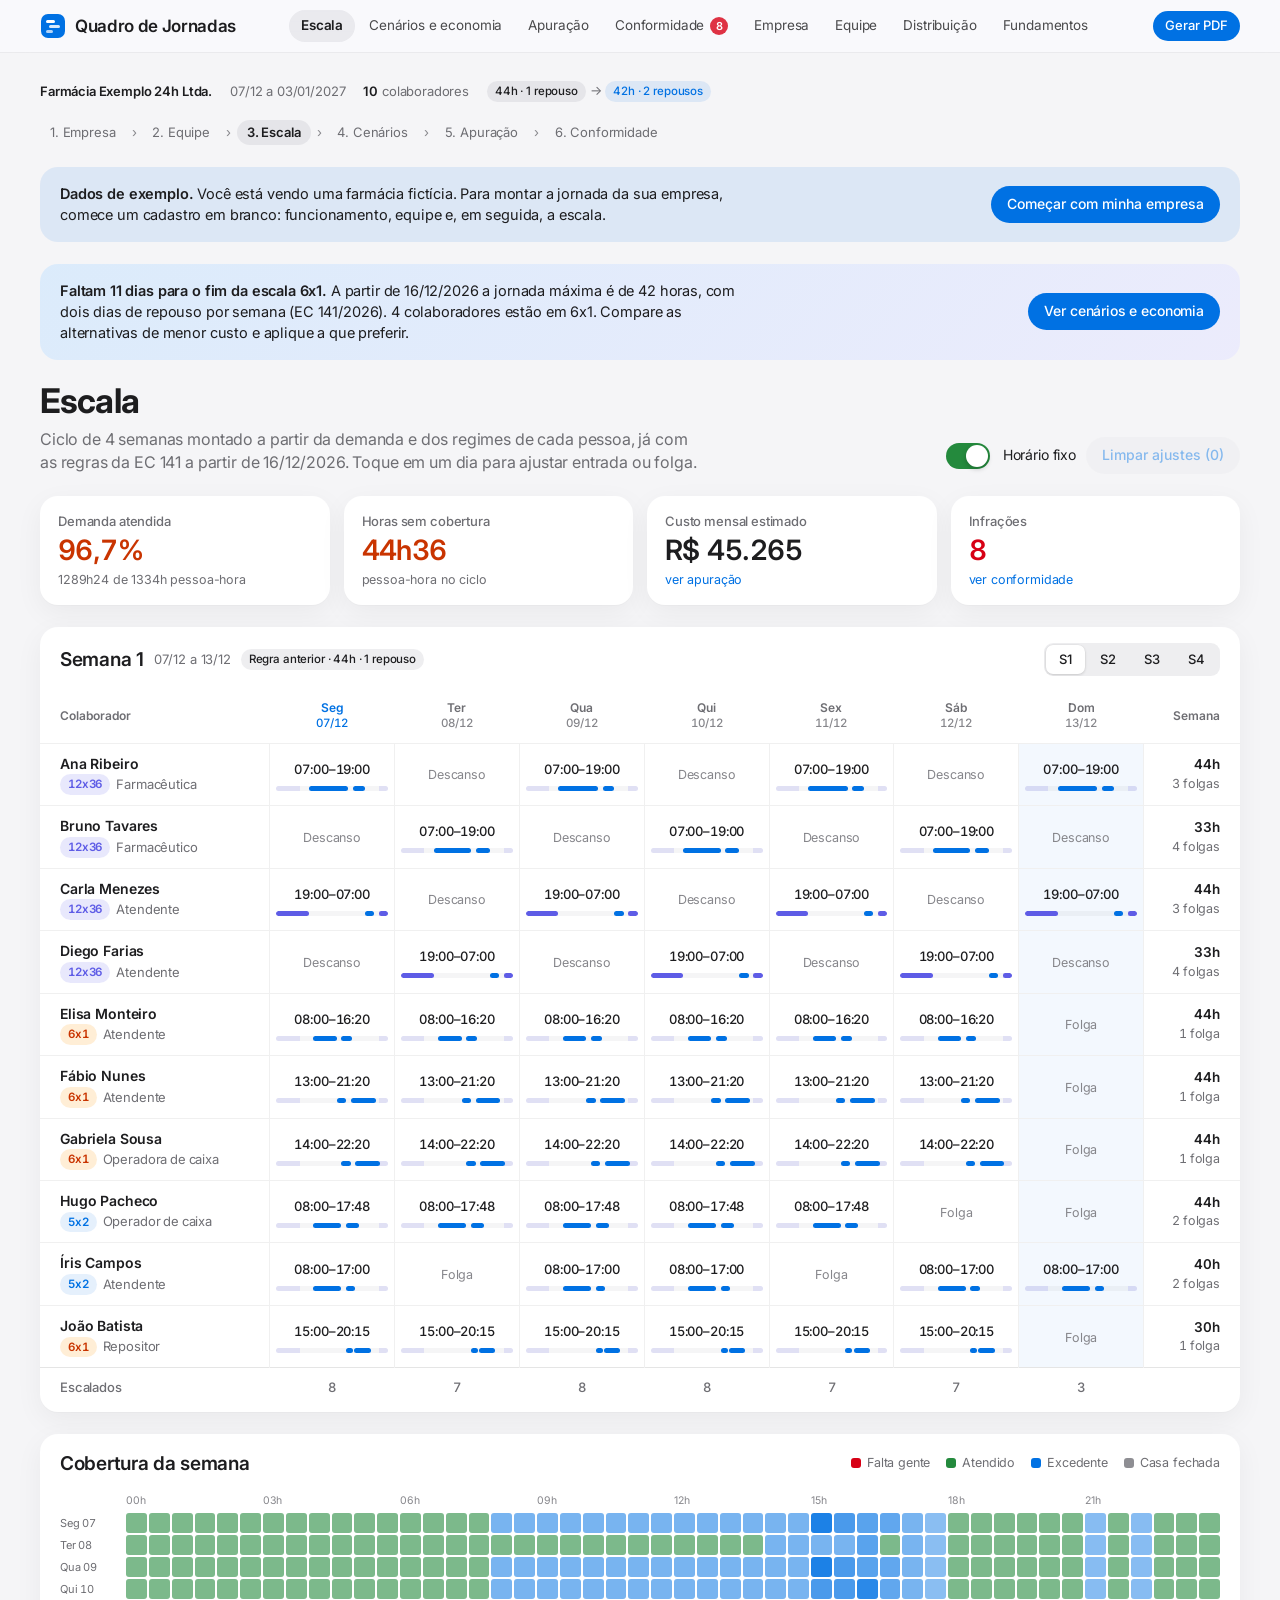
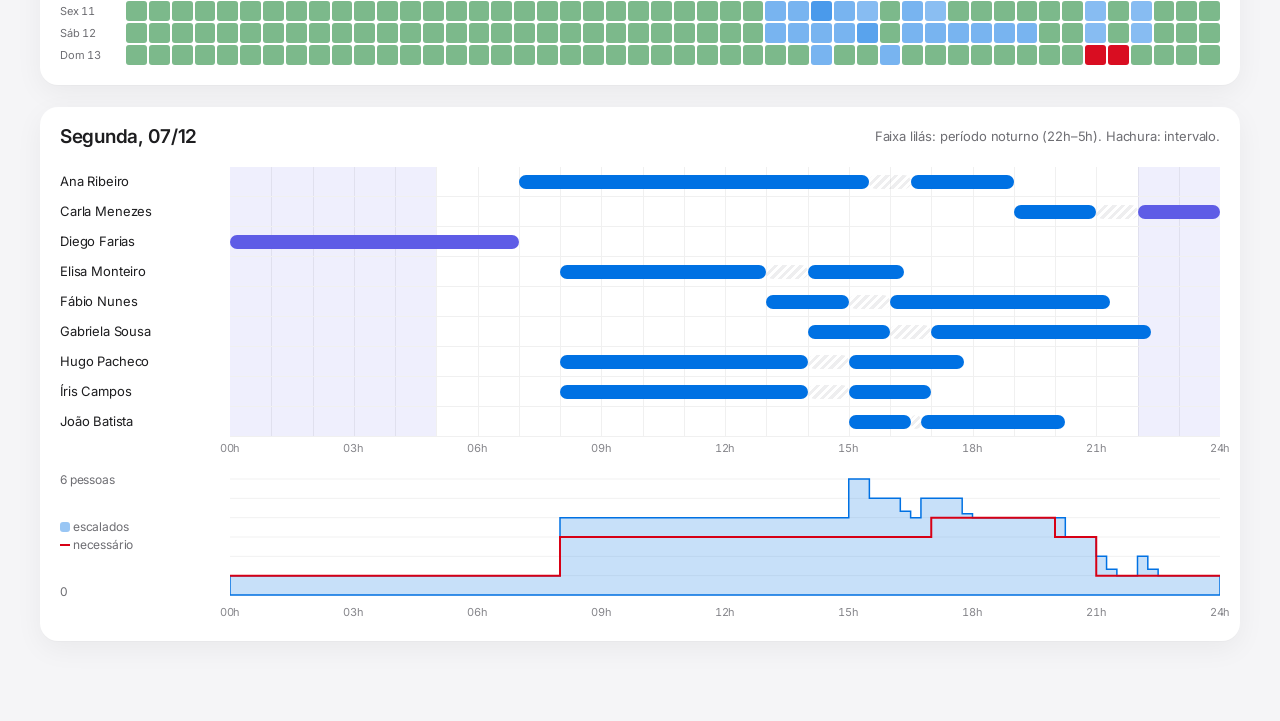
<file: jornadas/index.html>
<!doctype html>
<html lang="pt-BR">
<head>
<meta charset="utf-8">
<meta name="viewport" content="width=device-width, initial-scale=1, viewport-fit=cover">
<title>Quadro de Jornadas</title>
<meta name="claude:viewport-fit-sides" content="cover">
<meta name="description" content="Escalas de trabalho, adequação à EC 141/2026 (fim da 6x1), apuração de custos e conformidade trabalhista.">
<link rel="preconnect" href="https://fonts.googleapis.com">
<link rel="preconnect" href="https://fonts.gstatic.com" crossorigin>
<link rel="stylesheet" href="https://fonts.googleapis.com/css2?family=Inter:wght@400;500;600;700&display=swap">
<style>
/* Layout: barra global translúcida, títulos grandes, cartões agrupados no estilo das interfaces da Apple */
:root{
  --bg:#F5F5F7; --surface:#FFFFFF; --surface-2:#FBFBFD; --fill:rgba(118,118,128,.12); --fill-2:rgba(118,118,128,.07);
  --ink:#1D1D1F; --muted:#6E6E73; --faint:#86868B; --line:rgba(0,0,0,.1); --line-2:rgba(0,0,0,.06);
  --accent:#0071E3; --accent-ink:#FFFFFF; --accent-soft:rgba(0,113,227,.1);
  --night:#5E5CE6; --night-soft:rgba(94,92,230,.14);
  --ok:#248A3D; --ok-soft:rgba(52,199,89,.16); --warn:#C93400; --warn-soft:rgba(255,149,0,.16); --crit:#D70015; --crit-soft:rgba(255,59,48,.12);
  --idle:#8E8E93; --glass:rgba(251,251,253,.8); --seg:#FFFFFF; --knob:#FFFFFF;
  --shadow:0 1px 1px rgba(0,0,0,.02),0 8px 28px rgba(0,0,0,.05);
  --f-display:-apple-system,BlinkMacSystemFont,"SF Pro Display","Inter","Helvetica Neue",Arial,sans-serif;
  --f-body:-apple-system,BlinkMacSystemFont,"SF Pro Text","Inter","Helvetica Neue",Arial,sans-serif;
  --f-mono:ui-monospace,"SF Mono",SFMono-Regular,Menlo,Consolas,monospace;
  --r:18px; --r-sm:10px;
}
@media (prefers-color-scheme: dark){:root:not([data-theme="light"]){
  --bg:#000000; --surface:#1C1C1E; --surface-2:#242426; --fill:rgba(118,118,128,.24); --fill-2:rgba(118,118,128,.14);
  --ink:#F5F5F7; --muted:#98989D; --faint:#8D8D93; --line:rgba(255,255,255,.13); --line-2:rgba(255,255,255,.07);
  --accent:#0A84FF; --accent-ink:#FFFFFF; --accent-soft:rgba(10,132,255,.2);
  --night:#7D7AFF; --night-soft:rgba(125,122,255,.22);
  --ok:#30D158; --ok-soft:rgba(48,209,88,.18); --warn:#FF9F0A; --warn-soft:rgba(255,159,10,.18); --crit:#FF453A; --crit-soft:rgba(255,69,58,.18);
  --idle:#636366; --glass:rgba(22,22,23,.76); --seg:#636366; --knob:#FFFFFF; --shadow:none; color-scheme:dark;
}}
:root[data-theme="dark"]{
  --bg:#000000; --surface:#1C1C1E; --surface-2:#242426; --fill:rgba(118,118,128,.24); --fill-2:rgba(118,118,128,.14);
  --ink:#F5F5F7; --muted:#98989D; --faint:#8D8D93; --line:rgba(255,255,255,.13); --line-2:rgba(255,255,255,.07);
  --accent:#0A84FF; --accent-ink:#FFFFFF; --accent-soft:rgba(10,132,255,.2);
  --night:#7D7AFF; --night-soft:rgba(125,122,255,.22);
  --ok:#30D158; --ok-soft:rgba(48,209,88,.18); --warn:#FF9F0A; --warn-soft:rgba(255,159,10,.18); --crit:#FF453A; --crit-soft:rgba(255,69,58,.18);
  --idle:#636366; --glass:rgba(22,22,23,.76); --seg:#636366; --knob:#FFFFFF; --shadow:none; color-scheme:dark;
}
*{box-sizing:border-box}
[hidden]{display:none!important}
html{-webkit-text-size-adjust:100%}
body{background:var(--bg);color:var(--ink);font-family:var(--f-body);font-size:15px;line-height:1.47;letter-spacing:-.01em;margin:0;-webkit-font-smoothing:antialiased}
body::before{content:"";position:fixed;inset:0 0 auto;height:env(safe-area-inset-top,0px);z-index:10;background:var(--glass)}
.wrap{max-width:1240px;margin:0 auto;padding-left:max(20px,env(safe-area-inset-left,0px));padding-right:max(20px,env(safe-area-inset-right,0px))}
h1,h2,h3,h4{font-family:var(--f-display);margin:0;text-wrap:balance}
h2{font-size:2.125rem;line-height:1.12;font-weight:700;letter-spacing:-.025em}
h3{font-size:1.1875rem;font-weight:600;letter-spacing:-.015em}
h4{font-size:1rem;font-weight:600}
p{margin:0}
.num,.mono{font-variant-numeric:tabular-nums}
.mono{font-family:var(--f-mono);font-size:.92em;letter-spacing:0}
.muted{color:var(--muted)}
small,.small{font-size:13px}
a{color:var(--accent);text-decoration:none}
a:hover{text-decoration:underline}
:focus-visible{outline:3px solid color-mix(in srgb,var(--accent) 55%,transparent);outline-offset:2px;border-radius:6px}

/* Barra global */
.top{position:sticky;top:env(safe-area-inset-top,0px);z-index:9;background:var(--glass);-webkit-backdrop-filter:saturate(180%) blur(20px);backdrop-filter:saturate(180%) blur(20px);border-bottom:1px solid var(--line-2)}
.top .wrap{display:flex;align-items:center;gap:6px 18px;min-height:52px;flex-wrap:wrap}
.brand{display:flex;align-items:center;gap:9px;font-family:var(--f-display);font-weight:600;font-size:17px;letter-spacing:-.02em;white-space:nowrap;color:var(--ink)}
.brand:hover{text-decoration:none}
.brand svg{width:26px;height:26px;flex:none}
.tabs{display:flex;gap:2px;overflow-x:auto;scrollbar-width:none;flex:1;min-width:0;justify-content:center}
.tabs::-webkit-scrollbar{display:none}
.tabs a{font-size:13.5px;color:var(--ink);opacity:.8;padding:6px 12px;border-radius:980px;white-space:nowrap;text-decoration:none;display:flex;align-items:center;gap:6px}
.tabs a:hover{opacity:1;background:var(--fill-2)}
.tabs a[aria-current="page"]{opacity:1;background:var(--fill);font-weight:600}
.tabs .cnt{font-size:11px;font-weight:600;min-width:18px;height:18px;padding:0 5px;border-radius:9px;background:var(--crit);color:#fff;display:inline-grid;place-items:center}
.tabs .cnt[data-sem-alerta]{background:var(--ok)}
.acts{display:flex;gap:8px;align-items:center}
@media (max-width:900px){.top .wrap{padding-block:8px}.tabs{order:3;flex-basis:100%;justify-content:flex-start;margin-inline:-6px}.acts{margin-left:auto}}

main.wrap{padding-block:28px 80px}
.ident{display:flex;flex-wrap:wrap;gap:4px 18px;font-size:13px;color:var(--muted);margin-bottom:18px;align-items:center}
.ident b{color:var(--ink);font-weight:600}
.view{display:flex;flex-direction:column;gap:22px}
.view-head{display:flex;flex-wrap:wrap;align-items:flex-end;justify-content:space-between;gap:14px 24px}
.view-head>div:first-child{min-width:0;flex:1 1 420px}
.view-head p{max-width:66ch;color:var(--muted);margin-top:8px;font-size:16px;line-height:1.45}

/* Cartões */
.panel{background:var(--surface);border-radius:var(--r);box-shadow:var(--shadow);overflow:hidden}
.panel>.ph{display:flex;flex-wrap:wrap;align-items:center;justify-content:space-between;gap:10px 16px;padding:16px 20px 12px}
.panel>.ph+.pb{padding-top:4px}
.panel>.pb{padding:16px 20px 20px}
.panel>.pb.flush{padding:0 0 4px}
.grid2{display:grid;grid-template-columns:repeat(auto-fit,minmax(min(100%,420px),1fr));gap:22px}
.grid2>*{min-width:0}
.scroll{overflow-x:auto;-webkit-overflow-scrolling:touch}

/* Controles */
label.f{display:flex;flex-direction:column;gap:6px;font-size:13px;color:var(--muted);min-width:0}
.fields{display:grid;grid-template-columns:repeat(auto-fill,minmax(180px,1fr));gap:14px 16px}
input,select,textarea{font:inherit;font-size:15px;color:var(--ink);background:var(--fill-2);border:1px solid transparent;border-radius:var(--r-sm);padding:8px 11px;min-width:0;width:100%;transition:border-color .15s,box-shadow .15s,background .15s}
input:hover,select:hover,textarea:hover{background:var(--fill)}
input:focus,select:focus,textarea:focus{outline:none;background:var(--surface);border-color:var(--accent);box-shadow:0 0 0 4px var(--accent-soft)}
select{appearance:none;-webkit-appearance:none;padding-right:30px;background-image:url("data:image/svg+xml,%3Csvg xmlns='http://www.w3.org/2000/svg' width='10' height='6'%3E%3Cpath d='M1 1l4 4 4-4' fill='none' stroke='%238E8E93' stroke-width='1.6' stroke-linecap='round' stroke-linejoin='round'/%3E%3C/svg%3E");background-repeat:no-repeat;background-position:right 11px center}
input[type="time"],input[type="number"],input[type="date"]{font-variant-numeric:tabular-nums}
input:disabled,select:disabled{color:var(--faint);background:var(--fill-2);cursor:not-allowed}
input[type="checkbox"],input[type="radio"]{width:auto;accent-color:var(--accent)}
input.sw{appearance:none;-webkit-appearance:none;width:44px;height:26px;padding:0;border:0;border-radius:13px;background:var(--fill);position:relative;cursor:pointer;flex:none;transition:background .2s}
input.sw::after{content:"";position:absolute;top:2px;left:2px;width:22px;height:22px;border-radius:50%;background:var(--knob);box-shadow:0 2px 5px rgba(0,0,0,.22);transition:transform .2s}
input.sw:checked{background:var(--ok)}
input.sw:checked::after{transform:translateX(18px)}
input.sw:focus{box-shadow:0 0 0 4px var(--accent-soft)}
.btn{font:inherit;font-size:14px;font-weight:500;cursor:pointer;border:0;background:var(--fill-2);color:var(--accent);padding:8px 16px;border-radius:980px;white-space:nowrap;display:inline-flex;align-items:center;gap:6px;text-decoration:none;transition:background .15s,filter .15s}
.btn:hover{background:var(--fill);text-decoration:none}
.btn.primary{background:var(--accent);color:var(--accent-ink)}
.btn.primary:hover{filter:brightness(1.08);background:var(--accent)}
.btn.ghost{background:transparent;color:var(--muted)}
.btn.ghost:hover{color:var(--crit);background:var(--crit-soft)}
.btn.sm{padding:5px 12px;font-size:13px}
.btn:disabled{opacity:.45;cursor:default}
.row{display:flex;flex-wrap:wrap;gap:10px;align-items:center}
.seg{display:inline-flex;background:var(--fill);border-radius:9px;padding:2px;gap:2px;max-width:100%;overflow-x:auto}
.seg button{font:inherit;font-size:13px;font-weight:500;border:0;background:transparent;color:var(--ink);padding:5px 13px;border-radius:7px;cursor:pointer;white-space:nowrap}
.seg button[aria-pressed="true"]{background:var(--seg);box-shadow:0 1px 3px rgba(0,0,0,.14),0 0 0 .5px rgba(0,0,0,.04)}
.chk{display:inline-flex;align-items:center;gap:10px;font-size:14px;color:var(--ink);cursor:pointer}
.daychips{display:flex;gap:4px;flex-wrap:wrap}
.daychips label{display:inline-flex;position:relative}
.daychips input{position:absolute;opacity:0;pointer-events:none}
.daychips span{font-size:12.5px;font-weight:500;padding:4px 9px;border-radius:980px;cursor:pointer;color:var(--muted);background:var(--fill-2);user-select:none}
.daychips input:checked+span{background:var(--accent);color:var(--accent-ink)}
.daychips input:focus-visible+span{outline:3px solid var(--accent-soft)}

/* Tabelas */
table{border-collapse:collapse;width:100%;font-variant-numeric:tabular-nums}
th,td{padding:10px 12px;text-align:left;border-bottom:1px solid var(--line-2);vertical-align:middle}
th{font-size:12px;font-weight:600;color:var(--muted);white-space:nowrap;letter-spacing:0}
tbody tr:last-child td{border-bottom:0}
td.n,th.n{text-align:right;white-space:nowrap}
th:first-child,td:first-child{padding-left:20px}
th:last-child,td:last-child{padding-right:20px}
tfoot td{font-weight:600;border-top:1px solid var(--line);border-bottom:0}
.tbl-edit td{padding:7px 6px}
.tbl-edit td:first-child{padding-left:20px}
.tbl-edit input,.tbl-edit select{padding:6px 9px;font-size:14px}

/* Chips e estados */
.chip{display:inline-flex;align-items:center;gap:4px;font-size:11.5px;font-weight:600;padding:2px 8px;border-radius:980px;background:var(--fill-2);color:var(--muted);white-space:nowrap}
.chip.r12{background:var(--night-soft);color:var(--night)}
.chip.r6{background:var(--warn-soft);color:var(--warn)}
.chip.r5{background:var(--accent-soft);color:var(--accent)}
.chip.r4{background:var(--ok-soft);color:var(--ok)}
.chip.fase{background:var(--fill);color:var(--ink);font-weight:500}
.chip.fase.ec{background:var(--accent-soft);color:var(--accent)}
.sev{display:inline-flex;align-items:center;gap:6px;font-size:12px;font-weight:600}
.sev::before{content:"";width:8px;height:8px;border-radius:50%;background:currentColor}
.sev.crit{color:var(--crit)} .sev.warn{color:var(--warn)} .sev.info{color:var(--accent)}

/* Indicadores */
.kpis{display:grid;grid-template-columns:repeat(auto-fit,minmax(min(100%,200px),1fr));gap:14px}
.kpi{background:var(--surface);border-radius:var(--r);box-shadow:var(--shadow);padding:16px 18px;display:flex;flex-direction:column;gap:3px;min-width:0}
.kpi .k{font-size:13px;color:var(--muted);font-weight:500}
.kpi .v{font-family:var(--f-display);font-size:1.75rem;font-weight:600;letter-spacing:-.02em;font-variant-numeric:tabular-nums;line-height:1.2}
.kpi .s{font-size:12.5px;color:var(--muted)}
.kpi.crit .v{color:var(--crit)} .kpi.ok .v{color:var(--ok)} .kpi.warn .v{color:var(--warn)}

/* Faixas de aviso */
.banner{display:flex;flex-wrap:wrap;align-items:center;justify-content:space-between;gap:12px 18px;padding:16px 20px;border-radius:var(--r);background:var(--accent-soft)}
.banner.ec{background:linear-gradient(135deg,color-mix(in srgb,var(--accent) 14%,var(--surface)),color-mix(in srgb,var(--night) 12%,var(--surface)))}
.banner p{max-width:78ch;font-size:14.5px}
.banner b{font-weight:600}
.vazio{padding:48px 24px;text-align:center;display:flex;flex-direction:column;align-items:center;gap:14px}
.vazio p{max-width:54ch;color:var(--muted)}
.passos{display:flex;flex-wrap:wrap;gap:6px;align-items:center;font-size:13px;color:var(--faint)}
.passos a{color:var(--muted);padding:3px 10px;border-radius:980px;text-decoration:none}
.passos a:hover{background:var(--fill-2)}
.passos a.on{color:var(--ink);background:var(--fill);font-weight:600}

/* Grade semanal */
.grade{min-width:980px}
.grade th.dh{text-align:center;cursor:pointer;line-height:1.3;padding-block:12px}
.grade th.dh:hover{color:var(--accent)}
.grade th.dh.sel{color:var(--accent)}
.grade th.dh .dt{display:block;font-weight:500;color:var(--faint);font-size:11.5px}
.grade th.dh.sel .dt{color:var(--accent)}
.grade th.dh .fer{display:block;font-weight:500;font-size:10.5px;color:var(--warn)}
.grade td.emp{white-space:nowrap;min-width:180px}
.grade td.emp b{display:block;font-weight:600;font-size:14px}
.grade td.cell{text-align:center;cursor:pointer;padding:8px 6px;min-width:104px;position:relative;border-left:1px solid var(--line-2)}
.grade td.cell:hover{background:var(--fill-2)}
.grade td.cell.dom{background:color-mix(in srgb,var(--accent-soft) 45%,transparent)}
.grade td.cell.fer{background:color-mix(in srgb,var(--warn-soft) 55%,transparent)}
.cell .t{font-size:13px;font-variant-numeric:tabular-nums;white-space:nowrap;font-weight:500}
.cell .off{font-size:12.5px;color:var(--faint)}
.cell .man{position:absolute;top:5px;right:6px;width:6px;height:6px;border-radius:50%;background:var(--warn)}
.cell .bad{position:absolute;top:5px;left:6px;width:6px;height:6px;border-radius:50%;background:var(--crit)}
.mbar{position:relative;height:5px;margin-top:6px;background:var(--fill-2);border-radius:3px;overflow:hidden}
.mbar i{position:absolute;top:0;bottom:0;background:var(--accent);border-radius:3px}
.mbar i.n{background:var(--night)}
.mbar .nb{position:absolute;top:0;bottom:0;background:var(--night-soft)}
.grade td.tot{text-align:right;white-space:nowrap;font-size:12.5px;color:var(--muted);border-left:1px solid var(--line-2)}
.grade td.tot b{display:block;color:var(--ink);font-size:13.5px;font-weight:600}
.grade tfoot td{text-align:center;font-weight:500;font-size:13px;color:var(--muted)}

/* Mapa de cobertura */
.heat{display:grid;grid-template-columns:64px repeat(48,minmax(9px,1fr));gap:2px;min-width:640px;font-size:11px}
.heat .hl{color:var(--muted);display:flex;align-items:center;padding-right:6px;font-variant-numeric:tabular-nums}
.heat .hc{height:20px;border-radius:3px;background:var(--fill-2)}
.heat .ht{color:var(--faint);font-size:10.5px;grid-column:span 6;padding-bottom:2px}
.legend{display:flex;flex-wrap:wrap;gap:6px 16px;font-size:12.5px;color:var(--muted)}
.legend i{display:inline-block;width:10px;height:10px;border-radius:3px;vertical-align:-1px;margin-right:6px}

/* Detalhe do dia */
.gantt{min-width:660px}
.g-row{display:grid;grid-template-columns:170px 1fr;align-items:center;min-height:30px}
.g-row .gl{font-size:13px;white-space:nowrap;overflow:hidden;text-overflow:ellipsis;padding-right:10px}
.g-track{position:relative;height:30px;border-bottom:1px solid var(--line-2)}
.g-track .gn{position:absolute;top:0;bottom:0;background:var(--night-soft);opacity:.7}
.g-track .gg{position:absolute;top:0;bottom:0;border-left:1px solid var(--line-2)}
.g-track .gb{position:absolute;top:8px;height:14px;background:var(--accent);border-radius:7px}
.g-track .gb.n{background:var(--night)}
.g-track .gi{position:absolute;top:8px;height:14px;background:repeating-linear-gradient(135deg,var(--fill) 0 3px,transparent 3px 6px);border-radius:7px}
.g-axis{display:grid;grid-template-columns:170px 1fr}
.g-axis .ax{position:relative;height:20px;font-size:11px;color:var(--faint);font-variant-numeric:tabular-nums}
.g-axis .ax span{position:absolute;transform:translateX(-50%);top:3px}
.covchart{display:grid;grid-template-columns:170px 1fr;align-items:stretch;margin-top:14px}
.covchart .gl{font-size:12px;color:var(--muted);padding-right:8px;display:flex;flex-direction:column;justify-content:space-between}
.covchart>svg{width:100%;height:130px;display:block}

/* Alertas */
.alerts{display:flex;flex-direction:column}
.alert{padding:14px 20px;border-bottom:1px solid var(--line-2);display:flex;flex-direction:column;gap:3px}
.alert:last-child{border-bottom:0}
.alert .at{display:flex;flex-wrap:wrap;gap:4px 12px;align-items:baseline}
.alert .at b{font-weight:600}
.alert .ad{color:var(--muted);font-size:14px;max-width:92ch}
.alert .ab{font-size:12px;color:var(--faint)}
.who{font-family:var(--f-display);font-weight:600;font-size:15px;padding:16px 20px 8px;display:flex;gap:8px;align-items:center;flex-wrap:wrap;border-top:1px solid var(--line-2)}
.panel>.who:first-child{border-top:0}

/* Distribuição semanal */
.dist-day{display:grid;grid-template-columns:110px 70px 1fr 230px;gap:12px;align-items:center;padding:10px 20px;border-bottom:1px solid var(--line-2)}
.dist-day .dd{font-weight:600}
.dist-day .hh{font-size:16px;font-weight:600;font-variant-numeric:tabular-nums}
.dist-day .tl{font-size:12.5px;color:var(--muted);text-align:right;font-variant-numeric:tabular-nums}
.dist-day.off{color:var(--faint)}
.track{position:relative;height:10px;background:var(--fill-2);border-radius:5px;overflow:hidden}
.track .nb{position:absolute;top:0;bottom:0;background:var(--night-soft)}
.track i{position:absolute;top:0;bottom:0;background:var(--accent);border-radius:5px}
.track i.n{background:var(--night)}
.models{display:flex;flex-wrap:wrap;gap:6px}
.facts{display:grid;grid-template-columns:repeat(auto-fit,minmax(min(100%,150px),1fr));gap:1px;background:var(--line-2)}
.facts>div{padding:14px 20px;background:var(--surface)}
.facts .k{font-size:12.5px;color:var(--muted)}
.facts .v{font-family:var(--f-display);font-size:1.25rem;font-weight:600;font-variant-numeric:tabular-nums}

/* Cenários */
.cen td.nome b{display:block;font-weight:600}
.cen td.nome span{font-size:12.5px;color:var(--muted)}
.cen tr.rec{background:color-mix(in srgb,var(--ok-soft) 70%,transparent)}
.cen tr.ref td{color:var(--muted)}
.badge{display:inline-block;font-size:11px;font-weight:600;padding:2px 8px;border-radius:980px;background:var(--ok);color:#fff;margin-left:6px;vertical-align:1px}
.badge.cct{background:var(--fill);color:var(--muted)}
.cen td.nome .badge{color:#fff;font-size:11px}
.cen td.nome .badge.cct{color:var(--muted)}
.delta.neg{color:var(--ok)} .delta.pos{color:var(--crit)}
.eco{display:grid;grid-template-columns:1fr auto;gap:4px 18px;padding:14px 20px;border-bottom:1px solid var(--line-2);align-items:start}
.eco:last-child{border-bottom:0}
.eco .v{font-family:var(--f-display);font-weight:600;font-size:1.05rem;text-align:right;font-variant-numeric:tabular-nums;white-space:nowrap}
.eco .v small{display:block;font-family:var(--f-body);font-weight:400;font-size:12px;color:var(--muted)}
.eco p{color:var(--muted);font-size:14px;max-width:80ch}
.eco .ab{font-size:12px;color:var(--faint);margin-top:2px}
.risco{font-size:11.5px;font-weight:600;padding:1px 8px;border-radius:980px;margin-left:8px;white-space:nowrap}
.risco.baixo{background:var(--ok-soft);color:var(--ok)} .risco.medio{background:var(--warn-soft);color:var(--warn)} .risco.alto{background:var(--crit-soft);color:var(--crit)}
.check{display:grid;grid-template-columns:22px 1fr;gap:10px;padding:12px 20px;border-bottom:1px solid var(--line-2)}
.check:last-child{border-bottom:0}
.check .ic{width:20px;height:20px;border-radius:50%;border:1.5px solid var(--line);display:grid;place-items:center;font-size:12px;color:#fff;margin-top:1px}
.check.feito .ic{background:var(--ok);border-color:var(--ok)}
.check.pend .ic{border-color:var(--warn)}
.check p{font-size:14px;color:var(--muted)}
.contagem{font-family:var(--f-display);font-size:3rem;font-weight:700;letter-spacing:-.03em;line-height:1;font-variant-numeric:tabular-nums}
.spin{display:inline-block;width:14px;height:14px;border-radius:50%;border:2px solid var(--fill);border-top-color:var(--accent);animation:gira .8s linear infinite;vertical-align:-2px}
@keyframes gira{to{transform:rotate(360deg)}}

/* Fundamentos */
.law td:first-child{font-weight:600;white-space:nowrap;vertical-align:top}
.law td{vertical-align:top;font-size:14px}
.law td:last-child{font-size:12.5px;color:var(--muted);min-width:180px}
.note{font-size:13.5px;color:var(--muted);max-width:92ch}
ul.note,ol.note{margin:0;padding-left:20px;display:flex;flex-direction:column;gap:6px}

/* Diálogos */
.scrim{position:fixed;inset:0;background:rgba(0,0,0,.32);-webkit-backdrop-filter:blur(4px);backdrop-filter:blur(4px);z-index:20;display:flex;align-items:center;justify-content:center;padding:16px}
.dlg{background:var(--surface);border-radius:16px;width:min(440px,100%);box-shadow:0 30px 80px -20px rgba(0,0,0,.45);overflow:hidden;max-height:100%;overflow-y:auto}
.dlg header{padding:20px 20px 4px}
.dlg header .muted{display:block;margin-top:4px;font-size:13px}
.dlg .bd{padding:14px 20px;display:flex;flex-direction:column;gap:12px}
.dlg footer{padding:12px 20px 18px;display:flex;gap:8px;justify-content:flex-end;flex-wrap:wrap}
.opts{display:flex;flex-direction:column;background:var(--fill-2);border-radius:12px}
.opts label{display:flex;justify-content:space-between;align-items:center;gap:12px;padding:10px 14px;font-size:14.5px;border-bottom:1px solid var(--line-2);cursor:pointer}
.opts label:last-child{border-bottom:0}
.toast{position:fixed;left:50%;bottom:calc(24px + env(safe-area-inset-bottom,0px));transform:translateX(-50%);background:var(--ink);color:var(--bg);padding:10px 18px;border-radius:980px;font-size:14px;z-index:30;box-shadow:0 10px 30px rgba(0,0,0,.25);max-width:calc(100% - 32px)}

@media (max-width:720px){
  h2{font-size:1.75rem}
  .dist-day{grid-template-columns:90px 60px 1fr}
  .dist-day .tl{grid-column:1/-1;text-align:left}
  .g-row,.g-axis,.covchart{grid-template-columns:110px 1fr}
  .eco{grid-template-columns:1fr}
  .eco .v{text-align:left}
}
@media (prefers-reduced-motion:reduce){*{transition:none!important;animation:none!important}}
@media print{
  .top,.passos,.banner,.btn,.seg,.acts,#editor,#pdfdlg{display:none!important}
  body{background:#fff}
  .panel,.kpi{box-shadow:none;border:1px solid #ddd;break-inside:avoid}
}
</style>

<header class="top">
  <div class="wrap">
    <a class="brand" href="#escala" aria-label="Quadro de Jornadas">
      <svg viewBox="0 0 26 26" aria-hidden="true"><rect x="1" y="1" width="24" height="24" rx="7" fill="var(--accent)"/><rect x="6" y="7" width="9" height="3" rx="1.5" fill="#fff"/><rect x="9" y="12" width="11" height="3" rx="1.5" fill="#fff" opacity=".85"/><rect x="6" y="17" width="7" height="3" rx="1.5" fill="#fff" opacity=".7"/></svg>
      <span>Quadro de Jornadas</span>
    </a>
    <nav class="tabs" id="tabs" aria-label="Seções">
      <a href="#escala">Escala</a>
      <a href="#cenarios">Cenários e economia</a>
      <a href="#apuracao">Apuração</a>
      <a href="#conformidade">Conformidade <span class="cnt" id="cnt-alertas"></span></a>
      <a href="#empresa">Empresa</a>
      <a href="#equipe">Equipe</a>
      <a href="#distribuicao">Distribuição</a>
      <a href="#fundamentos">Fundamentos</a>
    </nav>
    <div class="acts"><button class="btn primary sm" id="btn-pdf" type="button">Gerar PDF</button></div>
  </div>
</header>

<main class="wrap">
  <div class="ident" id="ident"></div>
  <section class="view" id="v-escala" hidden></section>
  <section class="view" id="v-cenarios" hidden></section>
  <section class="view" id="v-apuracao" hidden></section>
  <section class="view" id="v-conformidade" hidden></section>
  <section class="view" id="v-empresa" hidden></section>
  <section class="view" id="v-equipe" hidden></section>
  <section class="view" id="v-distribuicao" hidden></section>
  <section class="view" id="v-fundamentos" hidden></section>
</main>

<div class="scrim" id="editor" hidden></div>
<div class="scrim" id="pdfdlg" hidden></div>
<div class="toast" id="toast" role="status" hidden></div>

<script>
"use strict";
/* ====================================================================
   Utilidades
   ==================================================================== */
const $ = (s, r = document) => r.querySelector(s);
const $$ = (s, r = document) => [...r.querySelectorAll(s)];
const DIAS = ['Seg','Ter','Qua','Qui','Sex','Sáb','Dom'];
const DIAS_L = ['Segunda','Terça','Quarta','Quinta','Sexta','Sábado','Domingo'];
const SL = 15, SPD = 96, DAY = 1440;
const N_INI = 22 * 60, N_FIM = 5 * 60; // período noturno urbano: 22h–5h (art. 73, § 2º)
const ATUALIZADO = '24/11/2026';
const URL_PUBLICA = 'https://yarceygomes.github.io/compressor-pdf-pje/jornadas/';
const esc = s => String(s ?? '').replace(/[&<>"']/g, c => ({'&':'&amp;','<':'&lt;','>':'&gt;','"':'&quot;',"'":'&#39;'}[c]));
const hm = s => { if (!s) return 0; const [h, m] = String(s).split(':').map(Number); return (h || 0) * 60 + (m || 0); };
const fmtHM = m => { m = ((Math.round(m) % DAY) + DAY) % DAY; return String(Math.floor(m / 60)).padStart(2, '0') + ':' + String(m % 60).padStart(2, '0'); };
const fmtDur = m => { m = Math.round(m); const s = m < 0 ? '−' : ''; m = Math.abs(m); const h = Math.floor(m / 60), r = m % 60; return s + h + 'h' + (r ? String(r).padStart(2, '0') : ''); };
const fmtNum = (v, d = 1) => (+v || 0).toLocaleString('pt-BR', { minimumFractionDigits: d, maximumFractionDigits: d });
const BRL = new Intl.NumberFormat('pt-BR', { style: 'currency', currency: 'BRL' });
const brl = v => BRL.format(v || 0);
const brl0 = v => (+v || 0).toLocaleString('pt-BR', { style: 'currency', currency: 'BRL', maximumFractionDigits: 0 });
const uid = () => Math.random().toString(36).slice(2, 9);
const soma = (l, f) => l.reduce((s, x) => s + f(x), 0);

/* Datas em UTC (evita deslocamentos de fuso) */
const parseISO = s => { const [y, m, d] = s.split('-').map(Number); return Date.UTC(y, m - 1, d); };
const toISO = t => new Date(t).toISOString().slice(0, 10);
const addD = (t, n) => t + n * 864e5;
const wdOf = t => (new Date(t).getUTCDay() + 6) % 7; // 0 = segunda
const ddmm = t => { const d = new Date(t); return String(d.getUTCDate()).padStart(2, '0') + '/' + String(d.getUTCMonth() + 1).padStart(2, '0'); };
const ddmmaa = t => ddmm(t) + '/' + new Date(t).getUTCFullYear();
const segunda = t => addD(t, -wdOf(t));
function hojeUTC() { const n = new Date(); return Date.UTC(n.getFullYear(), n.getMonth(), n.getDate()); }
function proximaSegunda() { const t = hojeUTC(), w = wdOf(t); return toISO(addD(t, w === 0 ? 7 : 7 - w)); }
function pascoa(y) {
  const a = y % 19, b = Math.floor(y / 100), c = y % 100, d = Math.floor(b / 4), e = b % 4, f = Math.floor((b + 8) / 25),
    g = Math.floor((b - f + 1) / 3), h = (19 * a + b - d - g + 15) % 30, i = Math.floor(c / 4), k = c % 4,
    l = (32 + 2 * e + 2 * i - h - k) % 7, m = Math.floor((a + 11 * h + 22 * l) / 451),
    mo = Math.floor((h + l - 7 * m + 114) / 31), da = ((h + l - 7 * m + 114) % 31) + 1;
  return Date.UTC(y, mo - 1, da);
}
function feriadosNacionais(y) {
  const f = [['01-01','Confraternização Universal'],['04-21','Tiradentes'],['05-01','Dia do Trabalho'],['09-07','Independência do Brasil'],
    ['10-12','Nossa Senhora Aparecida'],['11-02','Finados'],['11-15','Proclamação da República'],['11-20','Dia Nacional de Zumbi e da Consciência Negra'],['12-25','Natal']]
    .map(([md, nome]) => ({ data: `${y}-${md}`, nome }));
  f.push({ data: toISO(addD(pascoa(y), -2)), nome: 'Sexta-feira da Paixão' });
  return f;
}

/* ====================================================================
   Regras de duração do trabalho por data (EC 141/2026; Decreto 13.173/2026;
   Portaria MTE 2.041/2026). A semana que contém a data de corte segue a regra nova.
   ==================================================================== */
const FASES = {
  clt44: { id: 'clt44', limite: 44, repousos: 1, divisor: 220, nome: 'Regra anterior', curto: '44h · 1 repouso', desde: null },
  ec42: { id: 'ec42', limite: 42, repousos: 2, divisor: 210, nome: 'EC 141 · 1ª etapa', curto: '42h · 2 repousos', desde: '2026-12-16' },
  ec40: { id: 'ec40', limite: 40, repousos: 2, divisor: 200, nome: 'EC 141 · 2ª etapa', curto: '40h · 2 repousos', desde: '2027-12-16' },
};
const T_EC42 = parseISO('2026-12-16'), T_EC40 = parseISO('2027-12-16');
const faseData = t => t >= T_EC40 ? FASES.ec40 : t >= T_EC42 ? FASES.ec42 : FASES.clt44;
const ehEC = f => f.repousos === 2;

/* ====================================================================
   Estado (com exemplo), migração e persistência local
   ==================================================================== */
const STORE = 'quadro-jornadas-v1';
const PARAMS_PADRAO = { intervalo: 60, heAdic: 50, heDomAdic: 100, notAdic: 20, fgts: 8, encargos: 27.8, provisoes: true, int12: 'usufruido', horarioFixo: true, cctFolgas: false, faseForcada: '' };
function exemplo() {
  const d = (aberto, abre, fecha, minimo) => ({ aberto, abre, fecha, minimo });
  return {
    v: 2, exemplo: true,
    empresa: {
      nome: 'Farmácia Exemplo 24h Ltda.', atividade: 'comercio', inicio: proximaSegunda(), semanas: 4,
      dias: [0,1,2,3,4,5,6].map(() => d(true, '00:00', '00:00', 1)),
      picos: [
        { id: uid(), dias: [0,1,2,3,4,5], de: '08:00', ate: '21:00', extra: 2 },
        { id: uid(), dias: [0,1,2,3,4], de: '17:00', ate: '20:00', extra: 1 },
        { id: uid(), dias: [6], de: '08:00', ate: '14:00', extra: 1 },
      ],
      nacionais: true, feriados: [], feriadoModo: 'domingo', regraDomingo: 3,
      params: { ...PARAMS_PADRAO },
    },
    equipe: [
      { id: uid(), nome: 'Ana Ribeiro', cargo: 'Farmacêutica', regime: '12x36', semanal: 42, salario: 5200, turno: 'manha', domingo: 'padrao', entrada: '07:00' },
      { id: uid(), nome: 'Bruno Tavares', cargo: 'Farmacêutico', regime: '12x36', semanal: 42, salario: 5200, turno: 'manha', domingo: 'padrao', entrada: '07:00' },
      { id: uid(), nome: 'Carla Menezes', cargo: 'Atendente', regime: '12x36', semanal: 42, salario: 2300, turno: 'noite', domingo: 'padrao', entrada: '19:00' },
      { id: uid(), nome: 'Diego Farias', cargo: 'Atendente', regime: '12x36', semanal: 42, salario: 2300, turno: 'noite', domingo: 'padrao', entrada: '19:00' },
      { id: uid(), nome: 'Elisa Monteiro', cargo: 'Atendente', regime: '6x1', semanal: 44, salario: 2100, turno: 'livre', domingo: 'padrao', entrada: '' },
      { id: uid(), nome: 'Fábio Nunes', cargo: 'Atendente', regime: '6x1', semanal: 44, salario: 2100, turno: 'livre', domingo: 'padrao', entrada: '' },
      { id: uid(), nome: 'Gabriela Sousa', cargo: 'Operadora de caixa', regime: '6x1', semanal: 44, salario: 2000, turno: 'tarde', domingo: 'quinzenal', entrada: '' },
      { id: uid(), nome: 'Hugo Pacheco', cargo: 'Operador de caixa', regime: '5x2', semanal: 44, salario: 2000, turno: 'manha', domingo: 'padrao', entrada: '' },
      { id: uid(), nome: 'Íris Campos', cargo: 'Atendente', regime: '5x2', semanal: 40, salario: 1950, turno: 'livre', domingo: 'padrao', entrada: '' },
      { id: uid(), nome: 'João Batista', cargo: 'Repositor', regime: '6x1', semanal: 30, salario: 1400, turno: 'tarde', domingo: 'padrao', entrada: '' },
    ],
    distrib: { semanal: 42, fase: 'ec42', dias: [1,1,1,1,1,0,0], modo: 'uniforme', sabado: 4, personalizado: [8.4,8.4,8.4,8.4,8.4,0,0], entrada: '08:00', intervalo: 60, salario: 2500 },
    ajustes: {},
  };
}
function emBranco() {
  const x = exemplo();
  const d = (aberto, fecha) => ({ aberto, abre: '08:00', fecha, minimo: 1 });
  x.exemplo = false; x.empresa.nome = '';
  x.empresa.dias = [d(true,'18:00'), d(true,'18:00'), d(true,'18:00'), d(true,'18:00'), d(true,'18:00'), d(true,'13:00'), d(false,'13:00')];
  x.empresa.picos = []; x.empresa.feriados = []; x.equipe = []; x.ajustes = {};
  return x;
}
function migrar(o) {
  if (!o || !o.empresa || !Array.isArray(o.equipe)) return null;
  if (o.v === 1) {
    o.v = 2;
    o.empresa.params = { ...PARAMS_PADRAO, ...o.empresa.params };
    if (+o.empresa.regraDomingo === 7) o.empresa.regraDomingo = 4;
    o.distrib = { ...exemplo().distrib, ...o.distrib, fase: 'ec42' };
  }
  if (o.v !== 2) return null;
  o.empresa.params = { ...PARAMS_PADRAO, ...o.empresa.params };
  o.ajustes = o.ajustes || {};
  return o;
}
let S;
try { S = migrar(JSON.parse(localStorage.getItem(STORE))); } catch (e) { S = null; }
if (!S) S = exemplo();
function salvar() { try { localStorage.setItem(STORE, JSON.stringify(S)); } catch (e) {} }

/* ====================================================================
   Horizonte, demanda e parâmetros de cada colaborador por semana
   ==================================================================== */
function horizonte(st) {
  const E = st.empresa, P = E.params;
  const t0 = segunda(parseISO(E.inicio || proximaSegunda()));
  const D = E.semanas * 7;
  const fer = {};
  if (E.nacionais) {
    const y0 = new Date(t0).getUTCFullYear();
    [y0, y0 + 1].forEach(y => feriadosNacionais(y).forEach(f => fer[f.data] = f.nome));
  }
  (E.feriados || []).forEach(f => { if (f.data) fer[f.data] = f.nome || 'Feriado local'; });
  const sem = [];
  for (let w = 0; w < E.semanas; w++) sem.push(P.faseForcada && FASES[P.faseForcada] ? FASES[P.faseForcada] : faseData(addD(t0, w * 7 + 6)));
  const days = [];
  for (let d = 0; d < D; d++) {
    const t = addD(t0, d), iso = toISO(t), wd = d % 7, f = fer[iso] || null;
    let cfg = wd, aberto;
    if (f) { if (E.feriadoModo === 'fechado') aberto = false; else cfg = 6; }
    if (aberto === undefined) aberto = !!E.dias[cfg].aberto;
    days.push({ d, t, iso, wd, f, cfg, aberto, fase: sem[Math.floor(d / 7)] });
  }
  return { t0, D, days, sem };
}
function janela(c) { let a = hm(c.abre), b = hm(c.fecha); if (b <= a) b += DAY; return [a, b]; }
function demanda(st, H) {
  const E = st.empresa, N = H.D * SPD, dem = new Float64Array(N);
  const put = (A, B, v) => { for (let i = Math.round(A / SL); i < Math.round(B / SL); i++) dem[((i % N) + N) % N] += v; };
  for (const x of H.days) {
    if (!x.aberto) continue;
    const c = E.dias[x.cfg], [a, b] = janela(c), base = x.d * DAY;
    put(base + a, base + b, +c.minimo || 0);
    for (const p of E.picos) {
      if (!p.dias.includes(x.cfg)) continue;
      let pa = hm(p.de), pb = hm(p.ate); if (pb <= pa) pb += DAY;
      if (pa < a && pa + DAY < b) { pa += DAY; pb += DAY; }
      const A = Math.max(a, pa), B = Math.min(b, pb);
      if (B > A) put(base + A, base + B, +p.extra || 0);
    }
  }
  return dem;
}
const TURNOS = { livre: [0, 1410], manha: [300, 540], tarde: [660, 900], noite: [1020, 1380] };
const TURNO_NOME = { livre: 'Livre', manha: 'Manhã', tarde: 'Tarde', noite: 'Noite' };
const REGIMES = ['5x2', '4x3', '12x36', '6x1'];
const REGIME_NOME = { '5x2': '5x2', '4x3': '4x3', '12x36': '12x36', '6x1': '6x1 (até 15/12/2026)' };
/** Parâmetros de jornada de um colaborador sob a regra de uma semana. */
function prepEmp(e, P, fase = FASES.ec42) {
  const r = e.regime, contr = r === '12x36' ? 42 : (+e.semanal || 0), ef = Math.min(contr, fase.limite);
  let n = null, dur, brk;
  if (r === '12x36') { if (P.int12 === 'usufruido') { dur = 660; brk = 60; } else { dur = 720; brk = 0; } }
  else {
    n = r === '5x2' ? 5 : r === '4x3' ? 4 : 6;
    const semana = r === '4x3' ? Math.min(ef, 40) : ef;
    dur = Math.round(semana * 60 / n);
    brk = dur > 360 ? +P.intervalo : dur > 240 ? 15 : 0;
  }
  return { ...e, n, dur, brk, span: dur + brk, contr, ef, semMin: (r === '12x36' ? Math.min(42, fase.limite) : ef) * 60, divisor: (r === '12x36' ? Math.min(42, fase.limite) : ef) * 5, fase };
}
function intervaloExigido(work, P) { return work > 360 ? +P.intervalo : work > 240 ? 15 : 0; }

/* ====================================================================
   Motor de escala
   1) folgas semana a semana (2 por semana na EC 141; 1 na regra anterior), sem passar de seis dias
      consecutivos, com rodízio dominical e folga adicional por feriado
   2) 12x36 em paridade alternada, balanceada por turno
   3) entradas e intervalos escolhidos de forma gulosa sobre o déficit de cobertura, com refinamento
   ==================================================================== */
function addCov(cov, a, b, sg) {
  if (b <= a) return; const N = cov.length;
  for (let i = Math.floor(a / SL), e = Math.ceil(b / SL); i < e; i++) {
    const s = i * SL, ov = Math.min(b, s + SL) - Math.max(a, s);
    if (ov > 0) cov[((i % N) + N) % N] += sg * ov / SL;
  }
}
function ganho(dem, cov, a, b) {
  if (b <= a) return 0; const N = cov.length; let g = 0;
  for (let i = Math.floor(a / SL), e = Math.ceil(b / SL); i < e; i++) {
    const s = i * SL, ov = Math.min(b, s + SL) - Math.max(a, s); if (ov <= 0) continue;
    const k = ((i % N) + N) % N, dm = dem[k];
    let v;
    if (dm <= 0) v = -0.35;
    else { const df = dm - cov[k]; v = df > 0 ? Math.min(df, 1) + 0.2 * Math.max(0, Math.min(df - 1, 3)) + 0.04 * (1 - Math.min(df, 1)) : 0.04; }
    g += v * ov / SL;
  }
  return g;
}
function turnoCov(cov, sh, sg) {
  if (!sh || !sh.w) return;
  if (sh.bf > sh.bi) { addCov(cov, sh.ini, sh.bi, sg); addCov(cov, sh.bf, sh.fim, sg); }
  else addCov(cov, sh.ini, sh.fim, sg);
}
function geoIntervalo(ep) { const mid = Math.round(ep.dur / 2 / SL) * SL, lo = Math.min(120, Math.floor(ep.dur / 3 / SL) * SL); return { mid, lo, hi: ep.dur - lo }; }
function deltasIntervalo(e) {
  const ep = e.fw.reduce((a, b) => b.dur > a.dur ? b : a);
  if (!ep.brk) return [0];
  const g = geoIntervalo(ep), o = [0];
  for (let b = Math.ceil(g.lo / 30) * 30; b <= g.hi; b += 30) if (b !== g.mid) o.push(b - g.mid);
  return o;
}
function montarTurno(ep, d, s, delta = 0) {
  const ini = d * DAY + s;
  if (!ep.brk) return { w: true, ini, fim: ini + ep.span, bi: ini, bf: ini };
  const g = geoIntervalo(ep), b = Math.min(g.hi, Math.max(g.lo, g.mid + delta));
  return { w: true, ini, fim: ini + ep.span, bi: ini + b, bf: ini + b + ep.brk };
}
const valorTurno = (dem, cov, sh) => ganho(dem, cov, sh.ini, sh.fim) - (sh.bf > sh.bi ? ganho(dem, cov, sh.bi, sh.bf) : 0);

function gerar(st, nVar = 4) {
  let melhor = null;
  for (let v = 0; v < nVar; v++) {
    const g = gerar1(st, v);
    let def = 0, fora = 0; for (let k = 0; k < g.dem.length; k++) { def += Math.max(0, g.dem[k] - g.cov[k]); if (g.dem[k] <= 0) fora += g.cov[k]; }
    const nota = def + fora * 0.25;
    if (!melhor || nota < melhor.nota - 1e-6) melhor = { g, nota };
  }
  return melhor.g;
}
function gerar1(st, variante) {
  const E = st.empresa, P = E.params, H = horizonte(st), D = H.D, N = D * SPD;
  const dem = demanda(st, H), cov = new Float64Array(N);
  const wk = d => Math.floor(d / 7);
  const emps = st.equipe.map(e => { const fw = H.sem.map(f => prepEmp(e, P, f)); return { ...fw[fw.length - 1], fw }; });
  const aj = st.ajustes || {};
  const plan = emps.map(() => new Array(D).fill(null));

  emps.forEach((e, i) => {
    for (let d = 0; d < D; d++) {
      const a = aj[e.id + '|' + H.days[d].iso];
      if (a) plan[i][d] = a.folga ? { w: false, tipo: 'ajuste' } : { w: true, manual: true, ini: hm(a.ini) };
      else if (!H.days[d].aberto) plan[i][d] = { w: false, tipo: 'fechado' };
    }
  });

  const par = {};
  emps.forEach((e, i) => {
    if (e.regime !== '12x36') return;
    const g = par[e.turno] = par[e.turno] || [0, 0];
    const p = g[0] <= g[1] ? 0 : 1; g[p]++; e.par = p;
    for (let d = 0; d < D; d++) if (!plan[i][d]) plan[i][d] = (d + p) % 2 === 0 ? { w: true } : { w: false, tipo: 'escala' };
  });

  const need = new Float64Array(D), avail = new Float64Array(D);
  for (let d = 0; d < D; d++) for (let s = 0; s < SPD; s++) need[d] += dem[d * SPD + s] * SL;
  emps.forEach((e, i) => { for (let d = 0; d < D; d++) if (!plan[i][d] || plan[i][d].w) avail[d] += e.fw[wk(d)].dur; });
  const flex = emps.map((e, i) => i).filter(i => emps[i].regime !== '12x36');
  flex.forEach((i, k) => {
    const e = emps[i], regra = e.domingo === 'quinzenal' ? 2 : +E.regraDomingo;
    e._last = -1; e._dom = k % regra; e._regra = regra;
  });
  const jit = (i, d) => ((i * 7919 + d * 104729) % 97) / 97 * 0.3;
  for (let w = 0; w < E.semanas; w++) {
    const ordem = flex.map((_, k) => flex[(k + w) % flex.length]);
    for (const i of ordem) {
      const e = emps[i], ep = e.fw[w], days = [0,1,2,3,4,5,6].map(x => 7 * w + x), sun = 7 * w + 6;
      const off = new Set(days.filter(d => plan[i][d] && !plan[i][d].w));
      const fixo = new Set(days.filter(d => plan[i][d] && plan[i][d].w));
      const setOff = d => { if (!off.has(d)) { off.add(d); if (!plan[i][d]) avail[d] -= ep.dur; } };
      if (H.days[sun].aberto && !fixo.has(sun) && !off.has(sun) && e._dom >= e._regra - 1) setOff(sun);
      const livre = d => !off.has(d) && !fixo.has(d);
      const nota = d => (avail[d] - ep.dur - need[d]) / 60 + (H.days[d].wd === 6 ? 1.5 : 0) + (H.days[d].f ? 8 : 0) + jit(i, d);
      const melhor = l => l.filter(livre).sort((a, b) => nota(b) - nota(a))[0];
      for (let guard = 0; guard < 8; guard++) {
        let cur = e._last, falta = null;
        for (const d of days) { if (off.has(d)) { cur = d; continue; } if (d - cur >= 7) { falta = [cur, d]; break; } }
        if (!falta) break;
        const c = melhor(days.filter(x => x > falta[0] && x <= falta[1]));
        if (c == null) break; setOff(c);
      }
      const ferSemana = days.filter(d => H.days[d].f && H.days[d].wd !== 6).length;
      const alvo = 7 - ep.n + ferSemana;
      while (off.size < alvo) { const c = melhor(days); if (c == null) break; setOff(c); }
      for (const d of days) if (!plan[i][d]) plan[i][d] = off.has(d) ? { w: false, tipo: 'folga' } : { w: true };
      const offs = days.filter(d => off.has(d)); if (offs.length) e._last = Math.max(...offs);
      e._dom = (plan[i][sun] && plan[i][sun].w) ? e._dom + 1 : 0;
    }
  }

  const sched = emps.map((e, i) => plan[i].map((p, d) => {
    if (!p.w) return p;
    if (p.manual) return { ...montarTurno(e.fw[wk(d)], d, p.ini, 0), manual: true };
    return { w: true, pend: true };
  }));
  sched.forEach(row => row.forEach(sh => { if (sh.w && !sh.pend) turnoCov(cov, sh, 1); }));

  const fixoGlobal = !!P.horarioFixo;
  const posicionar = i => {
    const e = emps[i], row = sched[i], dls = deltasIntervalo(e);
    let [lo, hi] = TURNOS[e.turno] || TURNOS.livre;
    if (e.entrada) { lo = hi = hm(e.entrada); }
    const dias = row.map((sh, d) => sh.w && !sh.manual ? d : -1).filter(d => d >= 0);
    if (!dias.length) return;
    dias.forEach(d => { if (!row[d].pend) turnoCov(cov, row[d], -1); });
    if (fixoGlobal || e.regime === '12x36') {
      let best = -Infinity, bS = lo, bD = 0;
      for (let s = lo; s <= hi; s += 30) for (const dl of dls) {
        let sc = 0;
        for (const d of dias) sc += valorTurno(dem, cov, montarTurno(e.fw[wk(d)], d, s, dl));
        if (sc > best + 1e-9) { best = sc; bS = s; bD = dl; }
      }
      dias.forEach(d => { row[d] = montarTurno(e.fw[wk(d)], d, bS, bD); turnoCov(cov, row[d], 1); });
    } else {
      let prevFim = null, prevS = null, folgaEntre = false;
      for (let d = 0; d < D; d++) {
        const sh = row[d];
        if (!sh.w) { folgaEntre = true; continue; }
        if (sh.manual) { prevFim = sh.fim; prevS = sh.ini - d * DAY; folgaEntre = false; continue; }
        const ep = e.fw[wk(d)];
        const min = prevFim == null ? -Infinity : prevFim + (folgaEntre ? 35 * 60 : 11 * 60);
        let best = -Infinity, bS = null, bD = 0;
        for (let s = lo; s <= hi; s += 30) {
          if (d * DAY + s < min) continue;
          for (const dl of dls) {
            const sc = valorTurno(dem, cov, montarTurno(ep, d, s, dl)) - (prevS == null ? 0 : 0.1 * Math.abs(s - prevS) / 60);
            if (sc > best + 1e-9) { best = sc; bS = s; bD = dl; }
          }
        }
        if (bS == null) bS = Math.ceil((min - d * DAY) / SL) * SL;
        row[d] = montarTurno(ep, d, bS, bD); turnoCov(cov, row[d], 1);
        prevFim = row[d].fim; prevS = bS; folgaEntre = false;
      }
    }
  };
  const peso = e => e.regime === '12x36' ? 0 : ({ noite: 1, manha: 2, tarde: 2, livre: 3 }[e.turno] ?? 3);
  const base = emps.map((e, i) => i);
  const ordem = [
    base.slice().sort((a, b) => peso(emps[a]) - peso(emps[b]) || a - b),
    base.slice().sort((a, b) => peso(emps[b]) - peso(emps[a]) || a - b),
    base.slice().sort((a, b) => (emps[a].regime === '12x36' ? 1 : 0) - (emps[b].regime === '12x36' ? 1 : 0) || a - b),
    base.slice().sort((a, b) => peso(emps[a]) - peso(emps[b]) || b - a),
  ][variante % 4];
  for (let pass = 0; pass < 4; pass++) ordem.forEach(posicionar);
  return { H, dem, cov, emps, sched };
}

/* ====================================================================
   Apuração e conformidade
   ==================================================================== */
const BASE = {
  dia10: 'CLT, art. 59, caput e § 2º',
  comp8: 'CF, art. 7º, XIII; CLT, art. 59, §§ 2º, 5º e 6º; art. 59-B',
  h824: 'STF, ADIs 8.041 e 8.042 (medida cautelar, pendente de referendo)',
  x43: 'CF, art. 7º, XIII; CLT, art. 59, §§ 2º, 5º e 6º',
  he2: 'CLT, art. 59, caput',
  int: 'CLT, art. 71, caput e § 4º; art. 611-A, III',
  int15: 'CLT, art. 71, § 1º',
  int2: 'CLT, art. 71, caput',
  int12: 'CLT, art. 59-A; art. 71, § 4º',
  interj: 'CLT, art. 66; OJ 355 da SDI-1/TST',
  s110: 'CLT, arts. 66 e 67; Súmula 110 do TST',
  dsr7: 'CF, art. 7º, XV; CLT, art. 67; Lei 605/1949; OJ 410 da SDI-1/TST',
  rep2: 'CF, art. 7º, XV (EC 141/2026); Decreto 13.173/2026; Portaria MTE 2.041/2026',
  x61: 'CF, art. 7º, XIII e XV (EC 141/2026); Portaria MTE 2.041/2026',
  dom3: 'Lei 10.101/2000, art. 6º, p.u.; Portaria MTE 2.041/2026',
  dom2: 'CLT, art. 386',
  dom4: 'CLT, art. 67, p.u.; Portaria MTE 2.041/2026',
  fer: 'Lei 605/1949, art. 9º; Súmula 146 do TST',
  ferCom: 'Lei 10.101/2000, art. 6º-A',
  he: 'CF, art. 7º, XIII e XVI; CLT, art. 59',
  parcial: 'CLT, art. 58-A',
  not: 'CLT, art. 73, caput e §§ 1º e 2º',
  s60: 'Súmula 60, II, e OJ 388 da SDI-1/TST',
  x12: 'CLT, art. 59-A; Decreto 13.173/2026',
  ponto: 'CLT, art. 74, § 2º',
  domCom: 'Lei 10.101/2000, art. 6º',
  reducao: 'EC 141/2026; Decreto 13.173/2026 (divisores 210 e 200)',
};
function noturnos(a, b) {
  let m = 0;
  for (let k = Math.floor(a / DAY) - 1; k <= Math.floor(b / DAY); k++) {
    const A = k * DAY + N_INI, B = k * DAY + DAY + N_FIM;
    m += Math.max(0, Math.min(b, B) - Math.max(a, A));
  }
  return m;
}
function prorrogacaoNoturna(sh) {
  for (let k = Math.floor(sh.ini / DAY) - 1; k <= Math.floor(sh.fim / DAY); k++) {
    const A = k * DAY + N_INI, B = k * DAY + DAY + N_FIM;
    if (sh.ini <= A && sh.fim > B) return sh.fim - B;
  }
  return 0;
}
const overlap = (a, b, A, B) => Math.max(0, Math.min(b, B) - Math.max(a, A));
const ord = s => ({ crit: 0, warn: 1, info: 2 }[s]);
const fatorProvisoes = P => P.provisoes ? (1 / 12 + (1 / 12) * (4 / 3)) : 0; // 13º e férias + 1/3

function apurar(st, G) {
  const { H, emps, sched, dem, cov } = G, E = st.empresa, P = E.params, D = H.D, W = E.semanas;
  const ferRanges = H.days.filter(x => x.f).map(x => [x.d * DAY, (x.d + 1) * DAY]);
  const ferUteis = w => H.days.slice(w * 7, w * 7 + 7).filter(x => x.f && x.wd !== 6).length;
  // Reflexo em DSR por semana: os dois repousos equivalem a um dia remunerado (Portaria MTE 2.041/2026)
  const fatorDSR = H.sem.map((f, w) => (1 + ferUteis(w)) / Math.max(1, 7 - f.repousos - ferUteis(w)));
  const pessoas = emps.map((e, i) => {
    const row = sched[i], alertas = {}, is12 = e.regime === '12x36';
    const add = (sev, tipo, titulo, texto, base, dia) => {
      const a = alertas[tipo] = alertas[tipo] || { sev, tipo, titulo, texto, base, dias: [] };
      if (dia != null && !a.dias.includes(dia)) a.dias.push(dia);
    };
    const nova = () => ({ comp: 0, notF: 0, notR: 0, real: 0, ferComp: 0, fer: 0, interj: 0, intSup: 0, intInd: 0, dobra: 0, folgas: 0, he: 0, heN: 0, s60: 0, dias: 0 });
    const sem = Array.from({ length: W }, nova);
    let prev = null, folgaEntre = false, run = 0, domSeq = 0;
    const regra = e.domingo === 'quinzenal' ? 2 : +E.regraDomingo;
    for (let d = 0; d < D; d++) {
      const sh = row[d], x = H.days[d], w = Math.floor(d / 7), ep = e.fw[w], s = sem[w];
      if (!sh.w) { run = 0; folgaEntre = prev != null; s.folgas++; if (x.wd === 6) domSeq = 0; continue; }
      const brk = sh.bf - sh.bi, real = sh.fim - sh.ini - brk;
      const iv = brk > 0 ? [[sh.ini, sh.bi], [sh.bf, sh.fim]] : [[sh.ini, sh.fim]];
      let nR = iv.reduce((t, [a, b]) => t + noturnos(a, b), 0);
      const pr = prorrogacaoNoturna(sh);
      if (pr > 0) { nR += pr; s.s60 += pr; }
      const nF = nR * 60 / 52.5, comp = real - nR + nF;
      s.real += real; s.notR += nR; s.notF += nF; s.comp += comp; s.dias++;
      const lbl = ddmm(x.t);
      if (is12) { if (real > 720) add('crit', 'dia12', 'Plantão 12x36 superior a 12 horas', 'A escala 12x36 admite doze horas seguidas; o excedente é hora extra.', BASE.x12, lbl); }
      else {
        if (comp > 600) add('crit', 'dia10', 'Jornada diária acima de 10 horas', 'A soma da jornada normal e das horas suplementares não pode ultrapassar dez horas diárias.', BASE.dia10, lbl);
        else if (e.regime === '4x3' && real > 480) add('info', 'x43', 'Escala 4x3 com dias de até 10 horas', 'Quatro dias de trabalho e três de descanso pressupõem acordo de compensação (individual escrito, se compensado no mês; coletivo, no banco anual).', BASE.x43);
        else if (ep.fase.id === 'ec42' && real > 480 && real <= 504) add('info', 'h824', 'Transição: 42h em cinco dias de até 8h24', 'Sem norma coletiva, as 42 horas podem ser distribuídas em cinco dias de até 8h24, sem adicional pelos 24 minutos excedentes à oitava hora. A decisão aguarda referendo do plenário do STF.', BASE.h824);
        else if (real > 480) add('info', 'comp8', 'Jornada diária acima de 8 horas (compensação)', `Jornada de ${fmtDur(real)} só é regular sob acordo de compensação: tácito ou escrito, se compensada no mesmo mês; individual escrito, no banco de horas semestral; coletivo, no anual.`, BASE.comp8);
        if (comp - ep.dur > 120) add('crit', 'he2', 'Mais de 2 horas extras no dia', 'O acréscimo de horas suplementares é limitado a duas por dia.', BASE.he2, lbl);
      }
      const exig = intervaloExigido(real, P);
      if (is12 && P.int12 === 'indenizado') { s.intInd += 60; add('info', 'int12', 'Intervalo do 12x36 indenizado', 'O art. 59-A permite indenizar o intervalo; o período suprimido é pago com 50% e natureza indenizatória.', BASE.int12); }
      else if (brk < exig) {
        s.intSup += exig - brk;
        if (exig === 15) add('crit', 'int15', 'Intervalo inferior a 15 minutos', 'Jornada entre 4 e 6 horas exige pausa de 15 minutos.', BASE.int15, lbl);
        else add('crit', 'int', 'Intervalo intrajornada insuficiente', `Jornada acima de 6 horas exige intervalo mínimo de ${exig} min; o período suprimido é indenizado com 50%.`, BASE.int, lbl);
      }
      if (brk > 120) add('warn', 'int2', 'Intervalo superior a 2 horas', 'Intervalo acima de duas horas depende de acordo escrito ou norma coletiva.', BASE.int2, lbl);
      if (prev) {
        const gap = sh.ini - prev.fim;
        if (!folgaEntre && gap < 660) { s.interj += 660 - gap; add('crit', 'interj', 'Interjornada inferior a 11 horas', `Descanso de ${fmtDur(gap)} entre jornadas; as horas subtraídas são pagas como extraordinárias.`, BASE.interj, lbl); }
        if (folgaEntre && gap < 2100 && !is12) add('warn', 's110', 'Folga sem as 11h de interjornada', `Descanso de ${fmtDur(gap)} em torno da folga; o repouso de 24h deve somar-se às 11h de interjornada (35h).`, BASE.s110, lbl);
      }
      run++;
      if (!is12 && run > 6) { s.dobra += real; add('crit', 'dsr7', 'Trabalho no 7º dia consecutivo', 'Repouso concedido após o sétimo dia consecutivo de trabalho é pago em dobro.', BASE.dsr7, lbl); }
      if (x.wd === 6) {
        domSeq++;
        if (!is12 && domSeq >= regra) {
          const b = regra === 2 ? BASE.dom2 : regra === 3 ? BASE.dom3 : BASE.dom4;
          add('warn', 'dom', 'Folga dominical fora da periodicidade', `O repouso deve coincidir com o domingo ao menos uma vez a cada ${regra} semanas.`, b, lbl);
        }
      }
      if (!is12) {
        const fm = ferRanges.reduce((t, [A, B]) => t + iv.reduce((u, [a, b]) => u + overlap(a, b, A, B), 0), 0);
        if (fm > 0) { s.fer += fm; s.ferComp += fm; add('warn', 'fer', 'Feriado trabalhado sem folga compensatória', 'Trabalho em feriado não compensado é pago em dobro, sem prejuízo da remuneração do repouso.', BASE.fer, lbl); }
      }
      prev = sh; folgaEntre = false;
    }
    // regras semanais
    sem.forEach((s, w) => {
      const ep = e.fw[w], fase = H.sem[w], rotulo = `S${w + 1}`;
      if (!is12) {
        if (ehEC(fase) && e.regime === '6x1') add(P.cctFolgas ? 'warn' : 'crit', 'x61', 'Escala 6x1 a partir de 16/12/2026', P.cctFolgas ? 'Só se sustenta como regime compensatório previsto em norma coletiva, com média de dois repousos por semana no mês e ao menos um repouso a cada seis dias de trabalho.' : 'A EC 141 garante dois dias de repouso semanal remunerado; a escala 6x1 deixa de ser admitida. Converta para 5x2 ou 4x3 (veja Cenários e economia).', BASE.x61, rotulo);
        if (ehEC(fase) && s.folgas < 2 && !P.cctFolgas) add('crit', 'rep2', 'Menos de dois repousos na semana', 'A partir de 16/12/2026, cada semana deve ter dois dias de repouso remunerado, de 24 horas cada, um deles preferencialmente aos domingos.', BASE.rep2, rotulo);
        const alvo = ep.semMin - ferUteis(w) * ep.dur;
        const ex = s.comp - s.ferComp - alvo;
        if (ex > 0.5) {
          const fN = s.comp ? s.notF / s.comp : 0;
          s.heN = ex * fN; s.he = ex * (1 - fN);
          add('warn', 'he', 'Horas extras habituais', 'Horas computadas acima do módulo semanal (a redução ficta da hora noturna também gera excesso).', BASE.he, `${rotulo}: ${fmtDur(ex)}`);
        }
      }
    });
    if (!is12 && P.cctFolgas) {
      const ec = sem.filter((s, w) => ehEC(H.sem[w]));
      if (ec.length && (soma(ec, s => s.folgas) / ec.length < 2 || ec.some(s => s.folgas < 1))) add('crit', 'rep2', 'Média inferior a dois repousos semanais', 'O regime compensatório por norma coletiva exige média de dois repousos por semana no mês e ao menos um a cada seis dias de trabalho.', BASE.rep2);
    }
    if (is12) {
      // média semanal do 12x36 frente ao limite da etapa (compensação ou HE, conforme o Decreto)
      const grupos = {};
      sem.forEach((s, w) => { const f = H.sem[w]; (grupos[f.id] = grupos[f.id] || { f, ws: [] }).ws.push(w); });
      Object.values(grupos).forEach(({ f, ws }) => {
        const real = soma(ws, w => sem[w].real), lim = f.limite * 60 * ws.length;
        if (real - lim > 0.5) {
          const ex = real - lim, totComp = soma(ws, w => sem[w].comp) || 1;
          ws.forEach(w => { const parte = ex * sem[w].comp / totComp, fN = sem[w].comp ? sem[w].notF / sem[w].comp : 0; sem[w].heN += parte * fN; sem[w].he += parte * (1 - fN); });
          add('warn', 'x12lim', `12x36 acima da média de ${f.limite}h semanais`, `A média do ciclo (${fmtDur(real / ws.length)} por semana) supera o limite da etapa; o excedente deve ser compensado ou pago como hora extra, conforme a norma coletiva. Usufruir o intervalo dentro das 12h reduz a média para 38h30.`, BASE.x12);
        }
      });
      add('info', 'x12', 'Regime 12x36', 'Depende de acordo individual escrito, convenção ou acordo coletivo; a remuneração mensal abrange DSR e feriados.', BASE.x12);
    }
    if (!is12 && e.semanal <= 30) {
      const he = soma(sem, s => s.he + s.heN);
      if (e.semanal > 26 && he > 0) add('crit', 'parcial', 'Hora extra em tempo parcial de até 30h', 'No tempo parcial de até 30 horas semanais é vedada a prestação de horas suplementares.', BASE.parcial);
      if (e.semanal <= 26 && he > 6 * W * 60) add('crit', 'parcial', 'Horas extras acima de 6 semanais em tempo parcial', 'No tempo parcial de até 26 horas admitem-se até 6 horas suplementares semanais.', BASE.parcial);
    }
    const sal = +e.salario || 0;
    const red = e.fw.find(ep => ep.contr > ep.fase.limite && ehEC(ep.fase));
    if (red && !is12) add('info', 'reducao', `Carga de ${red.contr}h reduzida a ${red.ef}h sem redução salarial`, `O salário mensal se mantém; o valor-hora sobe de ${brl(sal / (Math.min(red.contr, 44) * 5))} (÷${Math.min(red.contr, 44) * 5}) para ${brl(sal / red.divisor)} (÷${red.divisor}), encarecendo horas extras e adicionais.`, BASE.reducao);
    if (soma(sem, s => s.notR) > 0) add('info', 'not', 'Trabalho noturno', `Hora noturna reduzida de 52'30" e adicional de ${P.notAdic}% entre 22h e 5h.`, BASE.not);
    if (soma(sem, s => s.s60) > 0) add('info', 's60', 'Prorrogação da jornada noturna', 'Cumprido integralmente o período noturno, as horas prorrogadas após as 5h também recebem o adicional.', BASE.s60);

    // valores, semana a semana (o divisor muda com a etapa)
    let adNot = 0, heV = 0, ferV = 0, dobraV = 0, interjV = 0, intV = 0, dsr = 0;
    sem.forEach((s, w) => {
      const vh = e.fw[w].divisor ? sal / e.fw[w].divisor : 0;
      const a = Math.max(0, s.notF - s.heN) / 60 * vh * P.notAdic / 100;
      const h = s.he / 60 * vh * (1 + P.heAdic / 100) + s.heN / 60 * vh * (1 + P.notAdic / 100) * (1 + P.heAdic / 100);
      const f = s.fer / 60 * vh * (1 + P.heDomAdic / 100);
      const db = s.dobra / 60 * vh * (1 + P.heDomAdic / 100);
      const ij = s.interj / 60 * vh * (1 + P.heAdic / 100);
      adNot += a; heV += h; ferV += f; dobraV += db; interjV += ij;
      intV += (s.intSup + s.intInd) / 60 * vh * 1.5;
      dsr += (a + h + f + db + ij) * fatorDSR[w];
    });
    const T = sem.reduce((t, s) => { for (const k in s) t[k] = (t[k] || 0) + s[k]; return t; }, {});
    T.he50 = T.he; T.he50n = T.heN;
    const salP = sal * D / 30, variaveis = adNot + heV + ferV + dobraV + interjV;
    const remun = salP + variaveis + dsr, prov = remun * fatorProvisoes(P), baseEnc = remun + prov;
    const fgts = baseEnc * P.fgts / 100, enc = baseEnc * P.encargos / 100;
    const total = baseEnc + intV + fgts + enc;
    const divs = [...new Set(e.fw.map(ep => ep.divisor))];
    const vh = e.fw[W - 1].divisor ? sal / e.fw[W - 1].divisor : 0;
    const lista = Object.values(alertas).sort((a, b) => ord(a.sev) - ord(b.sev));
    return { e, T, sem, vh, divs, sal: salP, adNot, heV, ferV, dobraV, interjV, intV, dsr, remun, prov, fgts, enc, total, alertas: lista };
  });
  const emp = [];
  const N = D * SPD; let demH = 0, cobH = 0, sobra = 0, fora = 0; const defDia = new Float64Array(D);
  for (let k = 0; k < N; k++) {
    const dm = dem[k], c = cov[k];
    demH += dm; cobH += Math.min(dm, c);
    if (dm > 0) sobra += Math.max(0, c - dm); else fora += c;
    defDia[Math.floor(k / SPD)] += Math.max(0, dm - c);
  }
  const K = { dem: demH * SL, cob: cobH * SL, def: (demH - cobH) * SL, sobra: sobra * SL, fora: fora * SL };
  const fasesNoCiclo = [...new Set(H.sem.map(f => f.id))];
  if (fasesNoCiclo.length > 1) emp.push({ sev: 'info', tipo: 'transicao', titulo: 'O ciclo atravessa a mudança da EC 141', texto: `Semanas a partir de ${ddmmaa(T_EC42)} seguem a regra de 42 horas e dois repousos; as anteriores, a de 44 horas e um repouso. A semana que contém a data de corte é apurada pela regra nova (critério conservador).`, base: 'EC 141/2026; Decreto 13.173/2026', dias: [] });
  if (H.sem.some(f => f.id === 'ec42')) emp.push({ sev: 'info', tipo: 'liminar', titulo: 'Transição sob medida cautelar do STF', texto: 'Sem norma coletiva, 42h podem ser distribuídas em 5 dias de até 8h24, sem adicional pelos 24 minutos; sindicatos e empresas têm 90 dias, contados de 16/12/2026, para revisar contrapartidas de acordos e convenções. O plenário ainda vai julgar o caso.', base: BASE.h824, dias: [] });
  if (K.def > 30) {
    const piores = [...defDia].map((v, d) => [v, d]).filter(x => x[0] > 0).sort((a, b) => b[0] - a[0]).slice(0, 5)
      .map(([v, d]) => `${DIAS[H.days[d].wd]} ${ddmm(H.days[d].t)} (${fmtDur(v * SL)})`);
    emp.push({ sev: 'warn', tipo: 'def', titulo: 'Demanda de cobertura não atendida', texto: `${fmtDur(K.def)} de pessoa-hora sem cobertura no período. Dias mais críticos: ${piores.join(', ')}.`, base: 'Dimensionamento operacional', dias: [] });
  }
  if (st.equipe.length > 20) emp.push({ sev: 'info', tipo: 'ponto', titulo: 'Registro de ponto obrigatório', texto: 'Estabelecimentos com mais de 20 trabalhadores devem anotar entrada e saída e pré-assinalar o intervalo; o ponto por exceção é admitido mediante acordo.', base: BASE.ponto, dias: [] });
  if (E.atividade === 'comercio' && H.days.some(x => x.wd === 6 && x.aberto)) emp.push({ sev: 'info', tipo: 'domcom', titulo: 'Trabalho aos domingos no comércio', texto: 'Permitido, observada a legislação municipal; o repouso deve coincidir com o domingo ao menos uma vez a cada três semanas, em escala de revezamento.', base: BASE.domCom, dias: [] });
  if (E.atividade === 'comercio' && H.days.some(x => x.f && x.aberto)) emp.push({ sev: 'warn', tipo: 'fercom', titulo: 'Abertura em feriado no comércio', texto: 'O trabalho em feriados no comércio depende de autorização em convenção coletiva e da legislação municipal.', base: BASE.ferCom, dias: [] });
  return { pessoas, empresa: emp, K, fatorDSR };
}

/* ====================================================================
   Ciclo de cálculo e utilidades de interface
   ==================================================================== */
let G = null, R = null, sujo = true;
function recalcular() { G = gerar(S); R = apurar(S, G); sujo = false; atualizarCabecalho(); }
function garantir() { if (sujo || !G) recalcular(); }
function mudou() {
  if (S.exemplo) S.exemplo = false; salvar(); sujo = true; CEN = null;
  const n = $('#id-nome'), q = $('#id-eq'); if (n) n.textContent = S.empresa.nome || '—'; if (q) q.textContent = S.equipe.length;
}
function passos(atual) {
  const P = [['empresa', '1. Empresa'], ['equipe', '2. Equipe'], ['escala', '3. Escala'], ['cenarios', '4. Cenários'], ['apuracao', '5. Apuração'], ['conformidade', '6. Conformidade']];
  return `<nav class="passos" aria-label="Etapas">${P.map(([k, t]) => `<a href="#${k}" class="${k === atual ? 'on' : ''}">${t}</a>`).join('<span aria-hidden="true">›</span>')}</nav>`;
}
function comecarDoZero() { S = emBranco(); salvar(); sujo = true; CEN = null; semana = 0; diaSel = 0; if (location.hash === '#empresa') rota(); else location.hash = 'empresa'; toast('Cadastro em branco: informe os dados da empresa'); }
function bannerExemplo() {
  return S.exemplo ? `<div class="banner"><p><b>Dados de exemplo.</b> Você está vendo uma farmácia fictícia. Para montar a jornada da sua empresa, comece um cadastro em branco: funcionamento, equipe e, em seguida, a escala.</p><button class="btn primary" data-comecar>Começar com minha empresa</button></div>` : '';
}
document.addEventListener('click', ev => { if (ev.target.closest('[data-comecar]')) comecarDoZero(); });
function diasAte(t) { return Math.ceil((t - hojeUTC()) / 864e5); }
function atualizarCabecalho() {
  const H = G.H, fim = addD(H.t0, H.D - 1);
  const fases = [...new Set(H.sem.map(f => f.id))].map(id => `<span class="chip fase ${ehEC(FASES[id]) ? 'ec' : ''}">${FASES[id].curto}</span>`).join(' → ');
  $('#ident').innerHTML = `<span><b id="id-nome">${esc(S.empresa.nome || '—')}</b></span><span>${ddmm(H.t0)} a ${ddmmaa(fim)}</span><span><b id="id-eq">${S.equipe.length}</b> colaboradores</span><span>${fases}</span>`;
  const n = R.pessoas.reduce((s, p) => s + p.alertas.filter(a => a.sev === 'crit').length, 0);
  const c = $('#cnt-alertas'); c.textContent = n; if (n) c.removeAttribute('data-sem-alerta'); else c.setAttribute('data-sem-alerta', '');
}
function toast(msg) { const t = $('#toast'); t.textContent = msg; t.hidden = false; clearTimeout(toast._t); toast._t = setTimeout(() => t.hidden = true, 2600); }
async function copiar(txt) {
  try { await navigator.clipboard.writeText(txt); toast('Copiado para a área de transferência'); }
  catch (e) {
    const ta = document.createElement('textarea'); ta.value = txt; document.body.appendChild(ta); ta.select();
    try { document.execCommand('copy'); toast('Copiado para a área de transferência'); } catch (_) { toast('Selecione e copie manualmente'); }
    ta.remove();
  }
}
const regChip = r => `<span class="chip ${r === '12x36' ? 'r12' : r === '6x1' ? 'r6' : r === '4x3' ? 'r4' : 'r5'}">${r}</span>`;
const critCount = () => R.pessoas.reduce((s, p) => s + p.alertas.filter(a => a.sev === 'crit').length, 0) + R.empresa.filter(a => a.sev === 'crit').length;

/* ====================================================================
   Visão: Escala
   ==================================================================== */
let semana = 0, diaSel = 0;
function miniBar(sh, d) {
  const base = d * DAY, segs = [];
  const iv = sh.bf > sh.bi ? [[sh.ini, sh.bi], [sh.bf, sh.fim]] : [[sh.ini, sh.fim]];
  for (const [a, b] of iv) for (let k = 0; k <= 1; k++) {
    const A = Math.max(a, base + k * DAY), B = Math.min(b, base + (k + 1) * DAY);
    if (B > A) segs.push([(A - base - k * DAY) / DAY * 100, (B - A) / DAY * 100, noturnos(A, B) > (B - A) / 2]);
  }
  return `<div class="mbar"><span class="nb" style="left:0;width:${N_FIM / DAY * 100}%"></span><span class="nb" style="left:${N_INI / DAY * 100}%;width:${(DAY - N_INI) / DAY * 100}%"></span>${segs.map(([l, w, n]) => `<i class="${n ? 'n' : ''}" style="left:${l}%;width:${w}%"></i>`).join('')}</div>`;
}
const OFF_TXT = { folga: 'Folga', fechado: 'Fechado', escala: 'Descanso', ajuste: 'Folga (ajuste)' };
function bannerEC() {
  const n6 = S.equipe.filter(e => e.regime === '6x1').length, dias = diasAte(T_EC42);
  if (!n6) return '';
  return `<div class="banner ec"><p><b>${dias > 0 ? `Faltam ${dias} dias para o fim da escala 6x1.` : 'A escala 6x1 não é mais admitida.'}</b> A partir de 16/12/2026 a jornada máxima é de 42 horas, com dois dias de repouso por semana (EC 141/2026). ${n6} colaborador${n6 > 1 ? 'es estão' : ' está'} em 6x1. Compare as alternativas de menor custo e aplique a que preferir.</p><a class="btn primary" href="#cenarios">Ver cenários e economia</a></div>`;
}
function renderEscala() {
  garantir();
  if (!S.equipe.length) {
    $('#v-escala').innerHTML = `${passos('escala')}${bannerExemplo()}<div class="view-head"><div><h2>Escala</h2></div></div>
    <div class="panel vazio"><h3>Nenhum colaborador cadastrado</h3><p>A escala é gerada a partir do horário de funcionamento da empresa e da equipe. Cadastre os colaboradores, um a um ou colando uma lista, e volte aqui.</p>
    <div class="row" style="justify-content:center"><a class="btn" href="#empresa">Revisar funcionamento</a><a class="btn primary" href="#equipe">Cadastrar equipe</a></div></div>`;
    return;
  }
  const { H, sched, emps } = G, K = R.K, sem = S.empresa.semanas;
  if (semana >= sem) semana = 0;
  const d0 = semana * 7; if (diaSel < d0 || diaSel >= d0 + 7) diaSel = d0;
  const crit = critCount(), pct = K.dem ? K.cob / K.dem * 100 : 100, fase = H.sem[semana];
  const badDay = {};
  R.pessoas.forEach((p, i) => p.alertas.filter(a => a.sev === 'crit').forEach(a => a.dias.forEach(l => badDay[i + '|' + l] = 1)));
  const custoMes = soma(R.pessoas, p => p.total) * 30 / H.D;
  const v = $('#v-escala');
  v.innerHTML = `${passos('escala')}${bannerExemplo()}${bannerEC()}
  <div class="view-head">
    <div><h2>Escala</h2><p>Ciclo de ${sem} semanas montado a partir da demanda e dos regimes de cada pessoa, já com as regras da EC 141 a partir de 16/12/2026. Toque em um dia para ajustar entrada ou folga.</p></div>
    <div class="row">
      <label class="chk"><input type="checkbox" class="sw" id="esc-fixo" ${S.empresa.params.horarioFixo ? 'checked' : ''}> Horário fixo</label>
      <button class="btn" id="esc-limpar" ${Object.keys(S.ajustes || {}).length ? '' : 'disabled'}>Limpar ajustes (${Object.keys(S.ajustes || {}).length})</button>
    </div>
  </div>
  <div class="kpis">
    <div class="kpi ${pct >= 99 ? 'ok' : pct >= 92 ? 'warn' : 'crit'}"><span class="k">Demanda atendida</span><span class="v">${fmtNum(pct, 1)}%</span><span class="s">${fmtDur(K.cob)} de ${fmtDur(K.dem)} pessoa-hora</span></div>
    <div class="kpi ${K.def > 30 ? 'warn' : 'ok'}"><span class="k">Horas sem cobertura</span><span class="v">${fmtDur(K.def)}</span><span class="s">pessoa-hora no ciclo</span></div>
    <div class="kpi"><span class="k">Custo mensal estimado</span><span class="v">${brl0(custoMes)}</span><span class="s"><a href="#apuracao">ver apuração</a></span></div>
    <div class="kpi ${crit ? 'crit' : 'ok'}"><span class="k">Infrações</span><span class="v">${crit}</span><span class="s"><a href="#conformidade">ver conformidade</a></span></div>
  </div>
  <div class="panel">
    <div class="ph"><div class="row" style="gap:10px"><h3>Semana ${semana + 1}</h3><span class="muted small">${ddmm(H.days[d0].t)} a ${ddmm(H.days[d0 + 6].t)}</span><span class="chip fase ${ehEC(fase) ? 'ec' : ''}">${fase.nome} · ${fase.curto}</span></div>
      <div class="seg" role="group" aria-label="Semana">${Array.from({ length: sem }, (_, w) => `<button data-sem="${w}" aria-pressed="${w === semana}">S${w + 1}</button>`).join('')}</div></div>
    <div class="pb flush scroll">
      <table class="grade">
        <thead><tr><th>Colaborador</th>${[0,1,2,3,4,5,6].map(k => { const x = H.days[d0 + k]; return `<th class="dh ${d0 + k === diaSel ? 'sel' : ''}" data-dia="${d0 + k}">${DIAS[x.wd]}<span class="dt">${ddmm(x.t)}</span>${x.f ? `<span class="fer">${esc(x.f)}</span>` : ''}</th>`; }).join('')}<th class="n">Semana</th></tr></thead>
        <tbody>${emps.map((e, i) => { const sm = R.pessoas[i].sem[semana]; return `<tr><td class="emp"><b>${esc(e.nome)}</b><span class="row" style="gap:6px">${regChip(e.regime)}<span class="muted small">${esc(e.cargo)}</span></span></td>${[0,1,2,3,4,5,6].map(k => {
          const d = d0 + k, sh = sched[i][d], x = H.days[d], cls = `cell${x.wd === 6 ? ' dom' : ''}${x.f ? ' fer' : ''}`;
          const man = (S.ajustes || {})[e.id + '|' + x.iso] ? '<span class="man" title="Ajuste manual"></span>' : '';
          const bad = badDay[i + '|' + ddmm(x.t)] ? '<span class="bad" title="Infração neste dia"></span>' : '';
          if (!sh.w) return `<td class="${cls}" data-e="${i}" data-d="${d}">${man}<span class="off">${OFF_TXT[sh.tipo] || 'Folga'}</span></td>`;
          return `<td class="${cls}" data-e="${i}" data-d="${d}" title="Intervalo ${sh.bf > sh.bi ? fmtHM(sh.bi) + '–' + fmtHM(sh.bf) : 'não usufruído'}">${man}${bad}<span class="t">${fmtHM(sh.ini)}–${fmtHM(sh.fim)}</span>${miniBar(sh, d)}</td>`;
        }).join('')}<td class="tot"><b>${fmtDur(sm.real)}</b>${sm.folgas} folga${sm.folgas === 1 ? '' : 's'}</td></tr>`; }).join('')}</tbody>
        <tfoot><tr><td style="text-align:left">Escalados</td>${[0,1,2,3,4,5,6].map(k => `<td>${sched.filter(r => r[d0 + k].w).length}</td>`).join('')}<td></td></tr></tfoot>
      </table>
    </div>
  </div>
  <div class="panel">
    <div class="ph"><h3>Cobertura da semana</h3>
      <div class="legend"><span><i style="background:var(--crit)"></i>Falta gente</span><span><i style="background:var(--ok)"></i>Atendido</span><span><i style="background:var(--accent)"></i>Excedente</span><span><i style="background:var(--idle)"></i>Casa fechada</span></div></div>
    <div class="pb scroll">${heatmap(d0)}</div>
  </div>
  <div class="panel">
    <div class="ph"><h3>${DIAS_L[H.days[diaSel].wd]}, ${ddmm(H.days[diaSel].t)}${H.days[diaSel].f ? ' · ' + esc(H.days[diaSel].f) : ''}</h3><span class="muted small">Faixa lilás: período noturno (22h–5h). Hachura: intervalo.</span></div>
    <div class="pb scroll">${detalheDia(diaSel)}</div>
  </div>`;
  v.querySelectorAll('[data-sem]').forEach(b => b.onclick = () => { semana = +b.dataset.sem; diaSel = semana * 7; renderEscala(); });
  v.querySelectorAll('th[data-dia]').forEach(th => th.onclick = () => { diaSel = +th.dataset.dia; renderEscala(); });
  v.querySelectorAll('td[data-e]').forEach(td => td.onclick = () => abrirEditor(+td.dataset.e, +td.dataset.d));
  $('#esc-fixo').onchange = ev => { S.empresa.params.horarioFixo = ev.target.checked; mudou(); renderEscala(); };
  $('#esc-limpar').onclick = () => { S.ajustes = {}; mudou(); renderEscala(); toast('Ajustes manuais removidos'); };
}
function heatmap(d0) {
  const { H, dem, cov } = G;
  let h = '<div class="heat"><div></div>' + Array.from({ length: 8 }, (_, k) => `<div class="ht">${String(k * 3).padStart(2, '0')}h</div>`).join('');
  for (let k = 0; k < 7; k++) {
    const d = d0 + k, x = H.days[d];
    h += `<div class="hl">${DIAS[x.wd]} ${ddmm(x.t).slice(0, 2)}</div>`;
    for (let j = 0; j < 48; j++) {
      const a = d * SPD + j * 2, dm = (dem[a] + dem[a + 1]) / 2, c = (cov[a] + cov[a + 1]) / 2;
      let bg = '';
      if (dm <= 0) { bg = c > 0.05 ? `color-mix(in srgb,var(--idle) ${Math.min(80, 30 + c * 20)}%,var(--surface))` : ''; }
      else if (c < dm - 0.05) bg = `color-mix(in srgb,var(--crit) ${Math.min(95, 40 + (dm - c) / dm * 55)}%,var(--surface))`;
      else if (c > dm + 0.5) bg = `color-mix(in srgb,var(--accent) ${Math.min(90, 35 + (c - dm) * 18)}%,var(--surface))`;
      else bg = 'color-mix(in srgb,var(--ok) 60%,var(--surface))';
      const tip = `${DIAS[x.wd]} ${fmtHM(j * 30)}–${fmtHM(j * 30 + 30)}: necessário ${fmtNum(dm, 0)}, escalado ${fmtNum(c, 1)}`;
      h += `<div class="hc" title="${tip}"${bg ? ` style="background:${bg}"` : ''}></div>`;
    }
  }
  return h + '</div>';
}
function detalheDia(d) {
  const { H, sched, emps, dem, cov } = G, N = dem.length, base = d * DAY, D = H.D;
  const pct = m => (m - base) / DAY * 100;
  const grid = Array.from({ length: 23 }, (_, k) => `<span class="gg" style="left:${(k + 1) / 24 * 100}%"></span>`).join('');
  const night = `<span class="gn" style="left:0;width:${N_FIM / DAY * 100}%"></span><span class="gn" style="left:${N_INI / DAY * 100}%;right:0"></span>`;
  const rows = [];
  emps.forEach((e, i) => {
    const bars = [];
    for (const dd of [d - 1, d]) {
      const idx = ((dd % D) + D) % D, sh = sched[i][idx]; if (!sh || !sh.w) continue;
      const off = (dd - idx) * DAY;
      const iv = sh.bf > sh.bi ? [[sh.ini, sh.bi, 'b'], [sh.bi, sh.bf, 'i'], [sh.bf, sh.fim, 'b']] : [[sh.ini, sh.fim, 'b']];
      for (const [a0, b0, t] of iv) {
        const a = Math.max(a0 + off, base), b = Math.min(b0 + off, base + DAY); if (b <= a) continue;
        const n = noturnos(a, b) > (b - a) / 2;
        bars.push(`<span class="${t === 'i' ? 'gi' : 'gb' + (n ? ' n' : '')}" style="left:${pct(a)}%;width:${(b - a) / DAY * 100}%" title="${fmtHM(a)}–${fmtHM(b)}"></span>`);
      }
    }
    if (bars.length) rows.push(`<div class="g-row"><div class="gl">${esc(e.nome)}</div><div class="g-track">${night}${grid}${bars.join('')}</div></div>`);
  });
  if (!rows.length) rows.push(`<div class="g-row"><div class="gl muted">Ninguém escalado</div><div class="g-track">${night}${grid}</div></div>`);
  const axis = `<div class="g-axis"><div></div><div class="ax">${Array.from({ length: 9 }, (_, k) => `<span style="left:${k * 3 / 24 * 100}%">${String(k * 3).padStart(2, '0')}h</span>`).join('')}</div></div>`;
  let mx = 1; for (let s = 0; s < SPD; s++) { const k = (d * SPD + s) % N; mx = Math.max(mx, dem[k], cov[k]); }
  mx = Math.ceil(mx);
  const W = 960, Hh = 130, y = v => Hh - 6 - v / mx * (Hh - 14), x = s => s / SPD * W;
  let area = `M0,${y(0)}`, line = '';
  for (let s = 0; s < SPD; s++) { const k = (d * SPD + s) % N; area += ` L${x(s)},${y(cov[k])} L${x(s + 1)},${y(cov[k])}`; line += `${s ? ' L' : 'M'}${x(s)},${y(dem[k])} L${x(s + 1)},${y(dem[k])}`; }
  area += ` L${W},${y(0)} Z`;
  const gl = Array.from({ length: mx + 1 }, (_, v) => `<line x1="0" x2="${W}" y1="${y(v)}" y2="${y(v)}" stroke="var(--line-2)" stroke-width="1" vector-effect="non-scaling-stroke"/>`).join('');
  const chart = `<div class="covchart"><div class="gl"><span>${mx} pessoas</span><span><svg width="10" height="10" style="display:inline;vertical-align:-1px"><rect width="10" height="10" rx="3" fill="var(--accent)" opacity=".4"/></svg> escalados<br><svg width="10" height="10" style="display:inline;vertical-align:-1px"><line x1="0" x2="10" y1="5" y2="5" stroke="var(--crit)" stroke-width="2"/></svg> necessário</span><span>0</span></div>
    <svg viewBox="0 0 ${W} ${Hh}" preserveAspectRatio="none" role="img" aria-label="Cobertura do dia">${gl}<path d="${area}" fill="var(--accent)" fill-opacity=".22" stroke="var(--accent)" stroke-width="1.5" vector-effect="non-scaling-stroke"/><path d="${line}" fill="none" stroke="var(--crit)" stroke-width="2" vector-effect="non-scaling-stroke"/></svg></div>`;
  return `<div class="gantt">${rows.join('')}${axis}${chart}${axis}</div>`;
}
function abrirEditor(i, d) {
  const e = G.emps[i], x = G.H.days[d], sh = G.sched[i][d], key = e.id + '|' + x.iso, aj = (S.ajustes || {})[key], ep = e.fw[Math.floor(d / 7)];
  const ini = sh.w ? fmtHM(sh.ini) : (TURNOS[e.turno] ? fmtHM(Math.max(TURNOS[e.turno][0], 420)) : '08:00');
  const m = $('#editor');
  m.innerHTML = `<div class="dlg" role="dialog" aria-modal="true" aria-labelledby="ed-t">
    <header><h3 id="ed-t">${esc(e.nome)}</h3><span class="muted">${DIAS_L[x.wd]}, ${ddmm(x.t)}${x.f ? ' · ' + esc(x.f) : ''} · ${e.regime}, jornada de ${fmtDur(ep.dur)}${ep.brk ? ' + intervalo de ' + ep.brk + ' min' : ''}</span></header>
    <div class="bd">
      <div class="opts">
        <label><span>Trabalha neste dia</span><input type="radio" name="ed-m" value="t" ${sh.w ? 'checked' : ''}></label>
        <label><span>Entrada</span><input type="time" id="ed-ini" value="${ini}" step="900" style="width:120px"></label>
        <label><span>Folga neste dia</span><input type="radio" name="ed-m" value="f" ${sh.w ? '' : 'checked'}></label>
      </div>
      <p class="note">O ajuste fixa este dia; os demais dias de ${esc(e.nome.split(' ')[0])} e dos colegas são recalculados.</p>
    </div>
    <footer>${aj ? '<button class="btn ghost" id="ed-rm">Voltar ao automático</button>' : ''}<button class="btn" id="ed-x">Cancelar</button><button class="btn primary" id="ed-ok">Aplicar</button></footer></div>`;
  m.hidden = false;
  const fechar = () => { m.hidden = true; m.innerHTML = ''; };
  m.onclick = ev => { if (ev.target === m) fechar(); };
  $('#ed-x').onclick = fechar;
  if (aj) $('#ed-rm').onclick = () => { delete S.ajustes[key]; mudou(); fechar(); renderEscala(); };
  $('#ed-ok').onclick = () => {
    const modo = $('input[name="ed-m"]:checked', m).value;
    S.ajustes = S.ajustes || {};
    S.ajustes[key] = modo === 'f' ? { folga: true } : { ini: $('#ed-ini').value || '08:00' };
    mudou(); fechar(); renderEscala(); toast('Ajuste aplicado');
  };
  $('#ed-ok').focus();
}
document.addEventListener('keydown', ev => { if (ev.key === 'Escape') ['#editor', '#pdfdlg'].forEach(s => { const m = $(s); if (!m.hidden) { m.hidden = true; m.innerHTML = ''; } }); });

/* ====================================================================
   Cenários e economia
   ==================================================================== */
let CEN = null, cenAlvo = 'ec42';
const clonar = o => JSON.parse(JSON.stringify(o));
function resumoCenario(st, g, r) {
  const D = g.H.D, f = 30 / D;
  return {
    custo: soma(r.pessoas, p => p.total) * f,
    folha: soma(st.equipe, e => +e.salario || 0),
    cob: r.K.dem ? r.K.cob / r.K.dem : 1,
    defH: r.K.def * f / 60,
    heH: soma(r.pessoas, p => p.T.he50 + p.T.he50n) * f / 60,
    crit: r.pessoas.reduce((s, p) => s + p.alertas.filter(a => a.sev === 'crit').length, 0) + r.empresa.filter(a => a.sev === 'crit').length,
    pessoas: st.equipe.length,
  };
}
function simular(base, alvo, mut) {
  const st = clonar(base); st.ajustes = {}; st.exemplo = false;
  st.empresa.params.faseForcada = alvo;
  mut && mut(st);
  const g = gerar(st, 2), r = apurar(st, g);
  return { st, ...resumoCenario(st, g, r) };
}
/** Custo de uma hora extra (com reflexos, provisões e encargos), média da equipe na etapa alvo. */
function salarioHoraMedio(st, alvo) {
  const f = FASES[alvo], l = st.equipe.filter(e => e.regime !== '12x36' && +e.salario > 0);
  return l.length ? soma(l, e => +e.salario / (Math.min(+e.semanal || 44, f.limite) * 5)) / l.length : 9;
}
function custoHoraExtra(st, alvo) {
  const P = st.empresa.params, f = FASES[alvo];
  return salarioHoraMedio(st, alvo) * (1 + P.heAdic / 100) * (1 + 1 / (7 - f.repousos)) * (1 + fatorProvisoes(P)) * (1 + (P.fgts + P.encargos) / 100);
}
const conv6x1 = para => st => st.equipe.forEach(e => { if (e.regime === '6x1') e.regime = (para === '4x3' && (+e.semanal || 0) < 40) ? '5x2' : para; });
function contratarParcial(st, k, alvo) {
  const sh = salarioHoraMedio(st, alvo);
  for (let j = 1; j <= k; j++) st.equipe.push({ id: 'novo' + j, nome: `Nova contratação ${j} (tempo parcial)`, cargo: 'A contratar', regime: '5x2', semanal: 25, salario: Math.round(sh * 25 * 5), turno: 'livre', domingo: 'padrao', entrada: '' });
}
async function calcularCenarios(alvo) {
  const pausa = () => new Promise(r => setTimeout(r, 0));
  const base = clonar(S), tem6 = base.equipe.some(e => e.regime === '6x1'), tem12i = base.equipe.some(e => e.regime === '12x36') && base.empresa.params.int12 === 'indenizado';
  const cHE = custoHoraExtra(base, alvo), linhas = [];
  const push = (id, nome, desc, res, extra = {}) => { const l = { ...res, ...extra, id, nome, desc }; delete l.st; l.custoEf = l.custo + l.defH * cHE; linhas.push(l); return l; };
  push('hoje', 'Hoje, regra de 44 horas', 'Equipe e escalas atuais, antes de 16/12/2026. Referência para medir o impacto.', simular(base, 'clt44'), { ref: true }); await pausa();
  const atual = push('atual', 'Nada muda na equipe', 'Mesmas pessoas e regimes sob a nova regra.' + (tem6 ? ' A 6x1 vira infração.' : ''), simular(base, alvo)); await pausa();
  let melhorBase = atual;
  if (tem6) {
    const c5 = push('5x2', 'Trocar 6x1 por 5x2', alvo === 'ec42' ? 'Cinco dias de 8h24 (42h), sem hora extra pelos 24 minutos durante a transição.' : 'Cinco dias de 8 horas (40h).', simular(base, alvo, conv6x1('5x2')), { aplicar: { conv: '5x2' } }); await pausa();
    const c4 = push('4x3', 'Trocar 6x1 por 4x3', 'Quatro dias de 10 horas (40h) com três folgas; exige acordo de compensação. Contratos abaixo de 40h vão para 5x2.', simular(base, alvo, conv6x1('4x3')), { aplicar: { conv: '4x3' } }); await pausa();
    melhorBase = c4.crit === 0 && c4.custoEf < c5.custoEf ? c4 : c5;
  }
  const convBase = melhorBase.aplicar ? melhorBase.aplicar.conv : null;
  const mutBase = st => { if (convBase) conv6x1(convBase)(st); };
  if (melhorBase.defH > 4) {
    let best = null;
    for (let k = 1; k <= 3; k++) {
      const r = simular(base, alvo, st => { mutBase(st); contratarParcial(st, k, alvo); }); await pausa();
      const ef = r.custo + r.defH * cHE;
      if (!best || ef < best.ef - 1) best = { k, r, ef }; else break;
    }
    if (best) push('parcial', `${convBase ? 'Trocar 6x1 por ' + convBase + ' e contratar' : 'Contratar'} ${best.k} em tempo parcial`, `Contratação de ${best.k} pessoa${best.k > 1 ? 's' : ''} em 5x2 de 25h (5h por dia), sem hora extra (art. 58-A), para cobrir os horários de pico.`, best.r, { aplicar: { conv: convBase, parcial: best.k } });
    push('he', `${convBase ? 'Trocar 6x1 por ' + convBase + ' e cobrir' : 'Cobrir'} o restante com hora extra`, `Mantém a equipe e paga as ${fmtNum(melhorBase.defH, 0)}h mensais descobertas como extras, a ${brl(cHE)} por hora com reflexos e encargos. Limite de 2h por dia e risco de habitualidade.`, { ...melhorBase, custo: melhorBase.custo + melhorBase.defH * cHE, defH: 0, heH: melhorBase.heH + melhorBase.defH, cob: 1 }, { soInfo: true, aplicar: null, ref: false, cct: false });
  }
  if (tem12i) { push('12u', '12x36 com intervalo usufruído', 'O intervalo dentro das 12h elimina a indenização e deixa a média em 38h30, abaixo do limite de 40h de 2027.', simular(base, alvo, st => { mutBase(st); st.empresa.params.int12 = 'usufruido'; }), { aplicar: { conv: convBase, int12: 'usufruido' } }); await pausa(); }
  const elegiveis = linhas.filter(l => !l.ref && !l.soInfo && !l.cct && l.crit === 0);
  const rec = elegiveis.sort((a, b) => a.custoEf - b.custoEf)[0] || null;
  return { alvo, linhas, rec: rec && rec.id, cHE, chave: JSON.stringify([S, alvo]) };
}
function aplicarCenario(ap) {
  if (ap.conv) conv6x1(ap.conv)(S);
  if (ap.parcial) { contratarParcial(S, ap.parcial, cenAlvo); S.equipe.forEach(e => { if (/^novo\d+$/.test(e.id)) e.id = uid(); }); }
  if (ap.int12) S.empresa.params.int12 = ap.int12;
  if (ap.intervalo) S.empresa.params.intervalo = ap.intervalo;
  S.ajustes = {}; mudou();
}
/** Medidas de economia estimadas a partir da escala atual. */
function economias() {
  garantir();
  const P = S.empresa.params, f = 30 / G.H.D, out = [];
  const enc = 1 + (P.fgts + P.encargos) / 100, prov = 1 + fatorProvisoes(P);
  const v = k => soma(R.pessoas, p => p[k]) * f;
  const he = v('heV'), fer = v('ferV'), intv = soma(R.pessoas, p => p.e.regime === '12x36' ? p.intV : 0) * f, dob = v('dobraV') + v('interjV'), not = v('adNot');
  const heFicta = soma(R.pessoas, p => p.T.notF > 0 && p.e.regime !== '12x36' ? p.heV : 0) * f;
  if (fer > 1) out.push({ t: 'Dar folga compensatória nos feriados', v: fer * (1 + 1 / 5) * prov * enc, d: 'Quem trabalha no feriado sem folga na mesma semana recebe em dobro. Programar a folga compensatória, ou fechar no feriado, elimina esse custo. No comércio, abrir em feriado depende de convenção coletiva.', b: BASE.fer + '; ' + BASE.ferCom, r: 'baixo' });
  if (he > 1) out.push({ t: 'Banco de horas no lugar de hora extra paga', v: he * (1 + 1 / 5) * prov * enc, d: `As horas extras habituais custam cerca de ${brl0(he)} por mês, antes de reflexos e encargos. Com banco de horas, o excesso vira folga: acordo individual escrito para compensar em até 6 meses, tácito para o mesmo mês, coletivo para 12 meses.` + (heFicta > 1 ? ` Parte disso (${brl0(heFicta)}) vem só da hora noturna reduzida; antecipar a saída de quem fica depois das 22h também resolve.` : ''), b: 'CLT, art. 59, §§ 2º, 5º e 6º', r: 'baixo' });
  if (intv > 1) out.push({ t: 'Usufruir o intervalo do 12x36', v: intv * enc, d: 'O intervalo indenizado custa 1h com 50% por plantão. Concedê-lo dentro das 12h zera a indenização e mantém a média semanal em 38h30, abaixo das 40h exigidas a partir de 16/12/2027.', b: BASE.int12, r: 'baixo' });
  if (dob > 1) out.push({ t: 'Corrigir dobras de repouso e interjornada', v: dob * (1 + 1 / 5) * prov * enc, d: 'Trabalho no 7º dia seguido e descanso menor que 11h entre jornadas geram pagamento em dobro ou como extra. Os ajustes manuais da escala são a causa mais comum.', b: BASE.dsr7 + '; ' + BASE.interj, r: 'baixo' });
  const cand824 = S.equipe.filter(e => ['5x2', '6x1'].includes(e.regime) && +e.semanal >= 42);
  const pot824 = soma(cand824, e => (+e.salario / 210) * 2 * 4.345 * 1.5) * prov * enc;
  if (pot824 > 1 && G.H.sem.some(x => x.id === 'ec42')) out.push({ t: 'Usar 5 dias de 8h24 na transição', v: pot824, d: `Distribuir as 42h em cinco dias de 8h24 dispensa o adicional pelos 24 minutos, sem precisar de acordo coletivo. Comparado a 8h diárias mais 2h extras por semana, vale para ${cand824.length} contrato${cand824.length === 1 ? '' : 's'} de 42h ou mais. Depende da confirmação da cautelar pelo plenário do STF.`, b: BASE.h824, r: 'medio' });
  if (P.encargos > 15) out.push({ t: 'Rever o regime tributário da folha', v: v('enc'), d: `Os encargos patronais configurados (${fmtNum(P.encargos, 1)}%) somam cerca de ${brl0(v('enc'))} por mês. Empresas do Simples Nacional nos Anexos I a III recolhem a contribuição previdenciária patronal dentro do DAS. Avalie com seu contador se o enquadramento é possível (limite de faturamento e atividade).`, b: 'LC 123/2006, art. 13, VI, e art. 18, § 5º-C', r: 'medio', cond: true });
  if (not > 1) out.push({ t: 'Medir o retorno do horário noturno', v: 0, d: `O adicional noturno custa cerca de ${brl0(not)} por mês, mais a redução ficta da hora. Se o movimento entre 22h e 5h for baixo, reduzir o horário ou concentrá-lo em escala 12x36 costuma sair mais barato.`, b: BASE.not, r: 'baixo' });
  out.push({ t: 'Negociar acordo coletivo dentro do prazo de 90 dias', v: 0, d: 'Até cerca de 16/03/2027 sindicatos e empresas podem rever as contrapartidas das normas coletivas. Um acordo pode prever regime compensatório de folgas (média de dois repousos por semana no mês, com ao menos um a cada seis dias), banco de horas anual e troca de feriados.', b: 'STF, ADIs 8.041 e 8.042; Portaria MTE 2.041/2026; CLT, art. 611-A', r: 'baixo' });
  return out.sort((a, b) => (a.cond ? 1 : 0) - (b.cond ? 1 : 0) || b.v - a.v);
}
function checklist() {
  const n6 = S.equipe.filter(e => e.regime === '6x1').length, n44 = S.equipe.filter(e => e.regime !== '12x36' && +e.semanal > 42).length;
  return [
    { ok: !n6, t: 'Converter as escalas 6x1', d: n6 ? `${n6} colaborador${n6 > 1 ? 'es ainda estão' : ' ainda está'} em 6x1. Use os cenários para escolher entre 5x2, 4x3 ou contratação.` : 'Nenhum colaborador em 6x1.' },
    { ok: !n44, t: 'Aditivo contratual de jornada', d: n44 ? `${n44} contrato${n44 > 1 ? 's' : ''} com carga acima de 42h. A jornada cai para 42h (e para 40h em 16/12/2027) sem redução de salário; registre por aditivo.` : 'Nenhum contrato acima de 42h.' },
    { ok: false, t: 'Escala de revezamento com domingos', d: 'Publique a escala com dois repousos por semana. Domingo de folga ao menos 1 vez a cada 3 semanas no comércio e a cada 4 nas demais atividades.' },
    { ok: false, t: 'Folha de pagamento e ponto', d: 'Divisor 210 a partir de 16/12/2026 e 200 a partir de 16/12/2027. Para horistas, o repouso pode ser incorporado ao salário-hora com acréscimo de 16,667%.' },
    { ok: false, t: 'Negociação coletiva', d: 'Prazo de 90 dias a partir de 16/12/2026 para rever contrapartidas de convenções e acordos, segundo a cautelar do STF.' },
    { ok: false, t: 'Acompanhar o STF', d: 'As ADIs 8.041 e 8.042 serão julgadas no plenário presencial. A regra de 8h24 sem hora extra pode mudar.' },
  ];
}
function renderCenarios() {
  garantir();
  const v = $('#v-cenarios'), dias = diasAte(T_EC42), dias40 = diasAte(T_EC40);
  if (!S.equipe.length) { v.innerHTML = `${passos('cenarios')}<div class="view-head"><div><h2>Cenários e economia</h2></div></div><div class="panel vazio"><h3>Cadastre a equipe primeiro</h3><p>Os cenários comparam o custo da sua equipe sob as novas regras.</p><a class="btn primary" href="#equipe">Cadastrar equipe</a></div>`; return; }
  const eco = economias(), totEco = soma(eco.filter(x => !x.cond), x => x.v);
  v.innerHTML = `${passos('cenarios')}
  <div class="view-head"><div><h2>Cenários e economia</h2><p>Compare quanto custa adaptar a equipe às novas regras e veja onde dá para economizar sem risco trabalhista. Os valores são mensais e incluem reflexos, 13º, férias e encargos.</p></div>
    <div class="seg" role="group" aria-label="Etapa">${[['ec42', 'Dez/2026 · 42h'], ['ec40', 'Dez/2027 · 40h']].map(([k, t]) => `<button data-alvo="${k}" aria-pressed="${cenAlvo === k}">${t}</button>`).join('')}</div></div>
  <div class="kpis">
    <div class="kpi"><span class="k">${dias > 0 ? 'Dias para a 1ª etapa' : '1ª etapa'}</span><span class="contagem">${dias > 0 ? dias : 'Em vigor'}</span><span class="s">16/12/2026 · 42h e dois repousos</span></div>
    <div class="kpi"><span class="k">Dias para a 2ª etapa</span><span class="contagem">${Math.max(0, dias40)}</span><span class="s">16/12/2027 · 40h</span></div>
    <div class="kpi ok"><span class="k">Economia potencial identificada</span><span class="v">${brl0(totEco)}</span><span class="s">por mês, sem contar medidas condicionais</span></div>
  </div>
  <div class="panel"><div class="ph"><h3>Alternativas para a equipe</h3><span class="muted small" id="cen-status"></span></div>
    <div class="pb flush scroll" id="cen-tabela"><div class="vazio"><p><span class="spin"></span> Simulando as escalas de cada alternativa…</p></div></div>
    <div class="pb" style="padding-top:8px"><p class="note">O custo efetivo soma ao custo da folha o valor das horas sem cobertura pagas como extra. A recomendação é a alternativa de menor custo efetivo, sem infrações.</p></div></div>
  <div class="grid2">
    <div class="panel"><div class="ph"><h3>Onde economizar</h3><span class="muted small">estimativa mensal</span></div><div>
      ${eco.map(x => `<div class="eco"><div><h4>${esc(x.t)}<span class="risco ${x.r}">risco ${x.r === 'medio' ? 'médio' : x.r}</span></h4><p>${esc(x.d)}</p><p class="ab">${esc(x.b)}</p></div><div class="v">${x.v > 0 ? brl0(x.v) + `<small>${x.cond ? 'se elegível' : 'por mês'}</small>` : '<small>qualitativo</small>'}</div></div>`).join('')}
    </div></div>
    <div class="panel"><div class="ph"><h3>Checklist de adequação</h3></div><div>
      ${checklist().map(c => `<div class="check ${c.ok ? 'feito' : 'pend'}"><span class="ic">${c.ok ? '✓' : ''}</span><div><h4>${esc(c.t)}</h4><p>${esc(c.d)}</p></div></div>`).join('')}
    </div></div>
  </div>`;
  $$('[data-alvo]', v).forEach(b => b.onclick = () => { cenAlvo = b.dataset.alvo; CEN = null; renderCenarios(); });
  const chave = JSON.stringify([S, cenAlvo]);
  if (CEN && CEN.chave === chave) { tabelaCenarios(); return; }
  const t0 = performance.now();
  calcularCenarios(cenAlvo).then(c => { if (JSON.stringify([S, cenAlvo]) !== c.chave) return; CEN = c; if (!$('#v-cenarios').hidden) { tabelaCenarios(); const st = $('#cen-status'); if (st) st.textContent = `${c.linhas.length} alternativas simuladas em ${fmtNum((performance.now() - t0) / 1000, 1)} s`; } });
}
function tabelaCenarios() {
  const el = $('#cen-tabela'); if (!el || !CEN) return;
  const ref = CEN.linhas.find(l => l.id === 'hoje');
  el.innerHTML = `<table class="cen" style="min-width:860px"><thead><tr><th>Alternativa</th><th class="n">Custo mensal</th><th class="n">vs. hoje</th><th class="n">Cobertura</th><th class="n">Horas descobertas/mês</th><th class="n">Pessoas</th><th class="n">Infrações</th><th class="n">Custo efetivo</th><th></th></tr></thead><tbody>
    ${CEN.linhas.map(l => { const dl = l.custo - ref.custo; return `<tr class="${l.id === CEN.rec ? 'rec' : ''} ${l.ref ? 'ref' : ''}"><td class="nome"><b>${esc(l.nome)}${l.id === CEN.rec ? '<span class="badge">Recomendado</span>' : ''}${l.cct ? '<span class="badge cct">requer norma coletiva</span>' : ''}</b><span>${esc(l.desc)}</span></td>
      <td class="n">${brl0(l.custo)}</td><td class="n delta ${l.ref ? '' : dl > 0 ? 'pos' : 'neg'}">${l.ref ? '—' : (dl > 0 ? '+' : '') + brl0(dl)}</td><td class="n">${fmtNum(l.cob * 100, 1)}%</td><td class="n">${fmtNum(l.defH, 0)} h</td><td class="n">${l.pessoas}</td>
      <td class="n" style="color:${l.crit ? 'var(--crit)' : 'var(--ok)'}">${l.crit}</td><td class="n"><b>${brl0(l.custoEf)}</b></td>
      <td>${l.aplicar ? `<button class="btn sm ${l.id === CEN.rec ? 'primary' : ''}" data-ap="${l.id}">Aplicar</button>` : ''}</td></tr>`; }).join('')}
  </tbody></table>`;
  $$('[data-ap]', el).forEach(b => b.onclick = () => {
    const l = CEN.linhas.find(x => x.id === b.dataset.ap); aplicarCenario(l.aplicar);
    toast(`Cenário aplicado: ${l.nome}`); location.hash = 'escala';
  });
}

/* ====================================================================
   Visão: Apuração
   ==================================================================== */
function renderApuracao() {
  garantir();
  const P = R.pessoas, D = G.H.D, f = m => fmtNum(m / 60, 2), PP = S.empresa.params;
  const sum = k => soma(P, p => p[k]), sumT = k => soma(P, p => p.T[k] || 0);
  const tot = sum('total');
  $('#v-apuracao').innerHTML = `${passos('apuracao')}
  <div class="view-head"><div><h2>Apuração</h2><p>Horas computadas com a hora noturna reduzida, extras sobre o limite semanal de cada etapa, feriados, reflexos em DSR, provisões de 13º e férias, FGTS e encargos. Período de ${D} dias.</p></div>
  <button class="btn" id="ap-csv">Copiar tabela (CSV)</button></div>
  <div class="kpis">
    <div class="kpi"><span class="k">Custo do período</span><span class="v">${brl0(tot)}</span><span class="s">projeção mensal ${brl0(tot * 30 / D)}</span></div>
    <div class="kpi"><span class="k">Horas extras</span><span class="v">${f(sumT('he50') + sumT('he50n'))} h</span><span class="s">${brl(sum('heV'))} + reflexos</span></div>
    <div class="kpi"><span class="k">Adicional noturno</span><span class="v">${brl0(sum('adNot'))}</span><span class="s">${f(sumT('notR'))} h reais = ${f(sumT('notF'))} h computadas</span></div>
    <div class="kpi ${sumT('fer') + sumT('dobra') > 0 ? 'warn' : ''}"><span class="k">Dobras (feriado e 7º dia)</span><span class="v">${f(sumT('fer') + sumT('dobra'))} h</span><span class="s">${brl(sum('ferV') + sum('dobraV'))}</span></div>
  </div>
  <div class="panel"><div class="ph"><h3>Por colaborador</h3><span class="muted small">Horas em decimal · valores do período</span></div>
  <div class="pb flush scroll"><table style="min-width:1100px">
    <thead><tr><th>Colaborador</th><th>Regime</th><th class="n">Dias</th><th class="n">Horas reais</th><th class="n">Noturnas</th><th class="n">HE</th><th class="n">Dobra</th><th class="n">Valor-hora</th><th class="n">Salário</th><th class="n">Variáveis + DSR</th><th class="n">13º e férias</th><th class="n">FGTS e encargos</th><th class="n">Custo total</th></tr></thead>
    <tbody>${P.map(p => `<tr><td><b>${esc(p.e.nome)}</b><br><span class="muted small">${esc(p.e.cargo)}</span></td><td>${regChip(p.e.regime)} <span class="muted small">${p.e.regime === '12x36' ? '' : p.e.semanal + 'h'}</span></td>
      <td class="n">${p.T.dias}</td><td class="n">${f(p.T.real)}</td><td class="n">${f(p.T.notF)}</td><td class="n">${f(p.T.he50 + p.T.he50n)}</td><td class="n">${f(p.T.fer + p.T.dobra)}</td>
      <td class="n">${brl(p.vh)}<br><span class="muted small">÷${p.divs.join(' → ')}</span></td><td class="n">${brl(p.sal)}</td><td class="n">${brl(p.remun - p.sal)}</td><td class="n">${brl(p.prov)}</td><td class="n">${brl(p.fgts + p.enc)}</td><td class="n"><b>${brl(p.total)}</b></td></tr>`).join('')}</tbody>
    <tfoot><tr><td colspan="2">Total</td><td class="n">${sumT('dias')}</td><td class="n">${f(sumT('real'))}</td><td class="n">${f(sumT('notF'))}</td><td class="n">${f(sumT('he50') + sumT('he50n'))}</td><td class="n">${f(sumT('fer') + sumT('dobra'))}</td><td></td><td class="n">${brl(sum('sal'))}</td><td class="n">${brl(sum('remun') - sum('sal'))}</td><td class="n">${brl(sum('prov'))}</td><td class="n">${brl(sum('fgts') + sum('enc'))}</td><td class="n">${brl(tot)}</td></tr></tfoot>
  </table></div></div>
  <div class="grid2">
    <div class="panel"><div class="ph"><h3>Composição das variáveis</h3></div><div class="pb flush"><table>
      <tbody>
        <tr><td>Adicional noturno (${PP.notAdic}% sobre horas computadas)</td><td class="n">${brl(sum('adNot'))}</td></tr>
        <tr><td>Horas extras (${PP.heAdic}%; noturnas com adicional na base)</td><td class="n">${brl(sum('heV'))}</td></tr>
        <tr><td>Feriados trabalhados (${PP.heDomAdic}%)</td><td class="n">${brl(sum('ferV'))}</td></tr>
        <tr><td>Repouso após o 7º dia (dobra)</td><td class="n">${brl(sum('dobraV'))}</td></tr>
        <tr><td>Interjornada suprimida</td><td class="n">${brl(sum('interjV'))}</td></tr>
        <tr><td>Reflexos em DSR</td><td class="n">${brl(sum('dsr'))}</td></tr>
        <tr><td>Intervalos indenizados (art. 71, § 4º)</td><td class="n">${brl(sum('intV'))}</td></tr>
      </tbody></table></div></div>
    <div class="panel"><div class="ph"><h3>Critérios de cálculo</h3></div><div class="pb"><ul class="note">
      <li>Valor-hora = salário ÷ divisor da etapa: 220 até 15/12/2026, 210 até 15/12/2027 e 200 depois. Contratos menores usam a própria carga × 5 (36h → 180), e prevalece o divisor mais favorável ao empregado.</li>
      <li>A carga contratada acima do limite da etapa é reduzida sem redução de salário (EC 141/2026).</li>
      <li>Hora noturna de 52'30" entre 22h e 5h: cada hora real equivale a 1h08'34" computada. O adicional noturno integra a base da hora extra noturna (OJ 97 da SDI-1/TST).</li>
      <li>Semana com feriado: o módulo semanal cai uma jornada por feriado útil; o trabalho no feriado é apurado à parte, em dobro.</li>
      <li>Reflexo em DSR por semana: na regra nova, os dois repousos equivalem a um dia remunerado (Portaria MTE 2.041/2026).</li>
      <li>Provisões de 13º (8,33%) e férias com 1/3 (11,11%) ${PP.provisoes ? 'incluídas' : 'desligadas'}; FGTS e encargos incidem sobre elas. O intervalo suprimido é indenizatório, sem encargos.</li>
    </ul></div></div>
  </div>`;
  $('#ap-csv').onclick = () => {
    const L = [['Colaborador','Cargo','Regime','Carga semanal','Dias','Horas reais','Noturnas reais','Noturnas computadas','HE','Feriado/dobra','Valor-hora','Salario proporcional','Adicional noturno','HE valor','Feriados','Dobra 7o dia','Interjornada','DSR','Indenizacoes','13o e ferias','FGTS','Encargos','Custo total']];
    P.forEach(p => L.push([p.e.nome, p.e.cargo, p.e.regime, p.e.regime === '12x36' ? 42 : p.e.semanal, p.T.dias, f(p.T.real), f(p.T.notR), f(p.T.notF), f(p.T.he50 + p.T.he50n), f(p.T.fer + p.T.dobra),
      ...[p.vh, p.sal, p.adNot, p.heV, p.ferV, p.dobraV, p.interjV, p.dsr, p.intV, p.prov, p.fgts, p.enc, p.total].map(x => fmtNum(x, 2))]));
    copiar(L.map(r => r.map(c => /[;"\n]/.test(String(c)) ? `"${String(c).replace(/"/g, '""')}"` : c).join(';')).join('\n'));
  };
}

/* ====================================================================
   Visão: Conformidade
   ==================================================================== */
const SEV_NOME = { crit: 'Infração', warn: 'Atenção', info: 'Nota' };
function alertaHTML(a) {
  return `<div class="alert"><div class="at"><span class="sev ${a.sev}">${SEV_NOME[a.sev]}</span><b>${esc(a.titulo)}</b>${a.dias.length ? `<span class="muted small">${a.dias.slice(0, 10).map(esc).join(' · ')}${a.dias.length > 10 ? ` · +${a.dias.length - 10}` : ''}</span>` : ''}</div><p class="ad">${esc(a.texto)}</p><p class="ab">${esc(a.base)}</p></div>`;
}
let filtroSev = 'todos';
function renderConformidade() {
  garantir();
  const todos = [...R.empresa, ...R.pessoas.flatMap(p => p.alertas)];
  const c = s => todos.filter(a => a.sev === s).length;
  const ok = sev => filtroSev === 'todos' || filtroSev === sev;
  const blocos = [];
  const ae = R.empresa.filter(a => ok(a.sev));
  if (ae.length) blocos.push(`<div class="who">Estabelecimento</div><div class="alerts">${ae.map(alertaHTML).join('')}</div>`);
  R.pessoas.forEach(p => {
    const l = p.alertas.filter(a => ok(a.sev)); if (!l.length) return;
    const ep = p.e.fw[p.e.fw.length - 1];
    blocos.push(`<div class="who">${esc(p.e.nome)} ${regChip(p.e.regime)}<span class="muted small" style="font-family:var(--f-body);font-weight:400">${esc(p.e.cargo)} · jornada de ${fmtDur(ep.dur)}${ep.brk ? ' + ' + ep.brk + ' min' : ''}</span></div><div class="alerts">${l.map(alertaHTML).join('')}</div>`);
  });
  $('#v-conformidade').innerHTML = `${passos('conformidade')}
  <div class="view-head"><div><h2>Conformidade</h2><p>A escala confrontada com limites de jornada, intervalos, repousos e regimes especiais, incluindo a EC 141/2026. Infrações geram passivo; notas apontam acordos e normas coletivas que a escala pressupõe.</p></div>
    <div class="seg" role="group" aria-label="Filtro">${[['todos', 'Todos ' + todos.length], ['crit', 'Infrações ' + c('crit')], ['warn', 'Atenção ' + c('warn')], ['info', 'Notas ' + c('info')]].map(([k, t]) => `<button data-f="${k}" aria-pressed="${filtroSev === k}">${t}</button>`).join('')}</div></div>
  <div class="panel">${blocos.join('') || '<div class="pb muted">Nenhum apontamento nesta categoria.</div>'}</div>`;
  $$('#v-conformidade [data-f]').forEach(b => b.onclick = () => { filtroSev = b.dataset.f; renderConformidade(); });
}

/* ====================================================================
   Visão: Empresa e demanda
   ==================================================================== */
function renderEmpresa() {
  const E = S.empresa, P = E.params;
  const H = horizonte(S);
  const fer = H.days.filter(x => x.f);
  $('#v-empresa').innerHTML = `${passos('empresa')}${bannerExemplo()}
  <div class="view-head"><div><h2>Empresa</h2><p>Funcionamento, número mínimo de pessoas e horários de pico formam a demanda que a escala procura cobrir. Os percentuais seguem a lei e podem ser ajustados à convenção coletiva da categoria.</p></div>
    <div class="row"><button class="btn" id="cfg-copiar">Copiar configuração</button><button class="btn" id="cfg-importar">Importar</button><button class="btn" id="cfg-zero">Começar do zero</button><button class="btn ghost" id="cfg-reset">Restaurar exemplo</button><a class="btn primary" href="#equipe">Próximo: equipe</a></div></div>
  <div class="panel"><div class="ph"><h3>Identificação e período</h3></div><div class="pb fields">
    <label class="f" style="grid-column:span 2"><span>Razão social</span><input id="e-nome" value="${esc(E.nome)}" placeholder="Nome da empresa"></label>
    <label class="f"><span>Atividade</span><select id="e-ativ">${[['comercio','Comércio'],['servicos','Serviços'],['industria','Indústria'],['saude','Saúde']].map(([k, t]) => `<option value="${k}" ${E.atividade === k ? 'selected' : ''}>${t}</option>`).join('')}</select></label>
    <label class="f"><span>Início da escala (segunda-feira)</span><input type="date" id="e-ini" value="${esc(toISO(H.t0))}"></label>
    <label class="f"><span>Ciclo</span><select id="e-sem">${[2,3,4,5,6].map(n => `<option value="${n}" ${E.semanas == n ? 'selected' : ''}>${n} semanas</option>`).join('')}</select></label>
    <label class="f"><span>Folga aos domingos</span><select id="e-dom">${[[2,'A cada 2 semanas (art. 386)'],[3,'A cada 3 semanas (comércio)'],[4,'A cada 4 semanas (demais atividades)']].map(([k, t]) => `<option value="${k}" ${+E.regraDomingo === k ? 'selected' : ''}>${t}</option>`).join('')}</select></label>
    <label class="f"><span>Regra de jornada aplicada</span><select id="p-faseForcada"><option value="" ${!P.faseForcada ? 'selected' : ''}>Pela data de cada semana</option>${Object.values(FASES).map(f => `<option value="${f.id}" ${P.faseForcada === f.id ? 'selected' : ''}>${f.nome} (${f.curto})</option>`).join('')}</select></label>
  </div></div>
  <div class="grid2">
    <div class="panel"><div class="ph"><h3>Funcionamento</h3><span class="muted small">Fechamento igual à abertura = 24 horas</span></div>
      <div class="pb flush scroll"><table class="tbl-edit"><thead><tr><th>Dia</th><th>Aberto</th><th>Abre</th><th>Fecha</th><th class="n">Mínimo</th></tr></thead><tbody>
      ${E.dias.map((c, k) => `<tr><td><b>${DIAS_L[k]}</b></td><td><input type="checkbox" class="sw" data-dk="${k}" data-f="aberto" ${c.aberto ? 'checked' : ''} aria-label="Aberto ${DIAS_L[k]}"></td>
        <td><input type="time" data-dk="${k}" data-f="abre" value="${c.abre}" step="900" ${c.aberto ? '' : 'disabled'}></td><td><input type="time" data-dk="${k}" data-f="fecha" value="${c.fecha}" step="900" ${c.aberto ? '' : 'disabled'}></td>
        <td><input type="number" min="0" max="99" data-dk="${k}" data-f="minimo" value="${c.minimo}" style="width:72px;margin-left:auto;display:block" ${c.aberto ? '' : 'disabled'}></td></tr>`).join('')}
      </tbody></table></div></div>
    <div class="panel"><div class="ph"><h3>Horários de pico</h3><button class="btn sm" id="pico-add">Adicionar pico</button></div>
      <div class="pb flush scroll"><table class="tbl-edit"><thead><tr><th>Dias</th><th>De</th><th>Até</th><th class="n">+ Pessoas</th><th></th></tr></thead><tbody>
      ${E.picos.map((p, j) => `<tr><td><div class="daychips">${DIAS.map((dn, k) => `<label><input type="checkbox" data-pj="${j}" data-pd="${k}" ${p.dias.includes(k) ? 'checked' : ''}><span>${dn}</span></label>`).join('')}</div></td>
        <td><input type="time" data-pj="${j}" data-f="de" value="${p.de}" step="900"></td><td><input type="time" data-pj="${j}" data-f="ate" value="${p.ate}" step="900"></td>
        <td><input type="number" min="1" max="99" data-pj="${j}" data-f="extra" value="${p.extra}" style="width:66px"></td><td><button class="btn ghost sm" data-prm="${j}" aria-label="Remover pico">Remover</button></td></tr>`).join('') || '<tr><td colspan="5" class="muted">Sem picos: a demanda é o mínimo de cada dia.</td></tr>'}
      </tbody></table></div></div>
  </div>
  <div class="grid2">
    <div class="panel"><div class="ph"><h3>Feriados no ciclo</h3><label class="chk">Nacionais <input type="checkbox" class="sw" id="e-nac" ${E.nacionais ? 'checked' : ''}></label></div>
      <div class="pb" style="display:flex;flex-direction:column;gap:12px">
        <label class="f"><span>Nos feriados, o estabelecimento</span><select id="e-fmodo"><option value="domingo" ${E.feriadoModo === 'domingo' ? 'selected' : ''}>funciona com o horário de domingo</option><option value="fechado" ${E.feriadoModo === 'fechado' ? 'selected' : ''}>fecha</option></select></label>
        <div>${fer.length ? fer.map(x => `<div class="row" style="justify-content:space-between;border-bottom:1px solid var(--line-2);padding:7px 0"><span><b class="num">${ddmm(x.t)}</b> ${DIAS[x.wd]} · ${esc(x.f)}</span>${(E.feriados || []).some(f => f.data === x.iso) ? `<button class="btn ghost sm" data-frm="${x.iso}">Remover</button>` : '<span class="muted small">nacional</span>'}</div>`).join('') : '<p class="muted">Nenhum feriado no ciclo.</p>'}</div>
        <div class="row"><input type="date" id="f-data" style="width:auto"><input id="f-nome" placeholder="Feriado estadual ou municipal" style="flex:1;min-width:160px"><button class="btn" id="f-add">Adicionar</button></div>
      </div></div>
    <div class="panel"><div class="ph"><h3>Parâmetros</h3></div><div class="pb" style="display:flex;flex-direction:column;gap:16px"><div class="fields">
      <label class="f"><span>Intervalo (jornada acima de 6h)</span><select id="p-intervalo"><option value="60" ${+P.intervalo === 60 ? 'selected' : ''}>1 hora (art. 71)</option><option value="30" ${+P.intervalo === 30 ? 'selected' : ''}>30 min (norma coletiva)</option><option value="90" ${+P.intervalo === 90 ? 'selected' : ''}>1h30</option><option value="120" ${+P.intervalo === 120 ? 'selected' : ''}>2 horas</option></select></label>
      <label class="f"><span>Intervalo no 12x36</span><select id="p-int12"><option value="usufruido" ${P.int12 === 'usufruido' ? 'selected' : ''}>Usufruído dentro das 12h</option><option value="indenizado" ${P.int12 === 'indenizado' ? 'selected' : ''}>Indenizado (art. 59-A)</option></select></label>
      <label class="f"><span>Adicional de hora extra (%)</span><input type="number" id="p-heAdic" value="${P.heAdic}" min="50" step="5"></label>
      <label class="f"><span>Adicional em feriado (%)</span><input type="number" id="p-heDomAdic" value="${P.heDomAdic}" min="0" step="5"></label>
      <label class="f"><span>Adicional noturno (%)</span><input type="number" id="p-notAdic" value="${P.notAdic}" min="20" step="5"></label>
      <label class="f"><span>FGTS (%)</span><input type="number" id="p-fgts" value="${P.fgts}" min="0" step="0.5"></label>
      <label class="f"><span>Encargos patronais (%)</span><input type="number" id="p-encargos" value="${P.encargos}" min="0" step="0.1"></label>
    </div>
    <div class="opts">
      <label><span>Incluir 13º e férias no custo</span><input type="checkbox" class="sw" id="p-provisoes" ${P.provisoes ? 'checked' : ''}></label>
      <label><span>Norma coletiva com regime compensatório de folgas<br><small class="muted">Média de 2 repousos por semana no mês e ao menos 1 a cada 6 dias</small></span><input type="checkbox" class="sw" id="p-cctFolgas" ${P.cctFolgas ? 'checked' : ''}></label>
    </div></div></div>
  </div>
  <div class="panel" id="cfg-imp" hidden><div class="ph"><h3>Importar configuração</h3></div><div class="pb" style="display:flex;flex-direction:column;gap:10px">
    <textarea id="cfg-txt" rows="6" placeholder="Cole aqui o texto copiado com &quot;Copiar configuração&quot;"></textarea>
    <div class="row"><button class="btn primary" id="cfg-ok">Carregar</button><span class="muted small" id="cfg-msg"></span></div></div></div>`;
  const v = $('#v-empresa');
  const ch = (sel, fn) => { const el = $(sel, v); if (el) el.addEventListener('change', ev => { fn(ev.target); mudou(); }); };
  ch('#e-nome', t => { E.nome = t.value; atualizarIdent(); });
  ch('#e-ativ', t => { E.atividade = t.value; E.regraDomingo = t.value === 'comercio' ? 3 : 4; renderEmpresa(); });
  ch('#e-ini', t => { if (t.value) { E.inicio = toISO(segunda(parseISO(t.value))); renderEmpresa(); } });
  ch('#e-sem', t => { E.semanas = +t.value; renderEmpresa(); });
  ch('#e-dom', t => E.regraDomingo = +t.value);
  ch('#e-nac', t => { E.nacionais = t.checked; renderEmpresa(); });
  ch('#e-fmodo', t => E.feriadoModo = t.value);
  ch('#p-provisoes', t => P.provisoes = t.checked);
  ch('#p-cctFolgas', t => P.cctFolgas = t.checked);
  ch('#p-faseForcada', t => P.faseForcada = t.value);
  ['intervalo','int12','heAdic','heDomAdic','notAdic','fgts','encargos'].forEach(k => ch('#p-' + k, t => P[k] = (t.type === 'number' || k === 'intervalo') ? +t.value : t.value));
  $$('[data-dk]', v).forEach(el => el.addEventListener('change', () => {
    const c = E.dias[+el.dataset.dk], f = el.dataset.f;
    c[f] = f === 'aberto' ? el.checked : f === 'minimo' ? +el.value : el.value; mudou();
    if (f === 'aberto') renderEmpresa();
  }));
  $$('[data-pj]', v).forEach(el => el.addEventListener('change', () => {
    const p = E.picos[+el.dataset.pj];
    if (el.dataset.pd != null) { const k = +el.dataset.pd; p.dias = el.checked ? [...new Set([...p.dias, k])].sort() : p.dias.filter(x => x !== k); }
    else p[el.dataset.f] = el.dataset.f === 'extra' ? +el.value : el.value;
    mudou();
  }));
  $$('[data-prm]', v).forEach(b => b.onclick = () => { E.picos.splice(+b.dataset.prm, 1); mudou(); renderEmpresa(); });
  $('#pico-add').onclick = () => { E.picos.push({ id: uid(), dias: [0,1,2,3,4], de: '11:00', ate: '14:00', extra: 1 }); mudou(); renderEmpresa(); };
  $$('[data-frm]', v).forEach(b => b.onclick = () => { E.feriados = E.feriados.filter(f => f.data !== b.dataset.frm); mudou(); renderEmpresa(); });
  $('#f-add').onclick = () => { const d = $('#f-data').value; if (!d) { toast('Informe a data do feriado'); return; } E.feriados.push({ data: d, nome: $('#f-nome').value.trim() || 'Feriado local' }); mudou(); renderEmpresa(); };
  $('#cfg-copiar').onclick = () => copiar(JSON.stringify(S, null, 1));
  $('#cfg-importar').onclick = () => { $('#cfg-imp').hidden = false; $('#cfg-txt').focus(); };
  $('#cfg-ok').onclick = () => {
    try { const o = migrar(JSON.parse($('#cfg-txt').value)); if (!o) throw 0; S = o; mudou(); renderEmpresa(); toast('Configuração carregada'); }
    catch (e) { $('#cfg-msg').textContent = 'O texto colado não é uma configuração válida do Quadro de Jornadas.'; }
  };
  const armar = (btn, txt, fn) => {
    btn.onclick = () => {
      if (btn.dataset.armed) { fn(); return; }
      btn.dataset.armed = 1; btn.textContent = 'Confirmar: apagar dados atuais'; btn.style.color = 'var(--crit)';
      setTimeout(() => { if (btn.isConnected) { delete btn.dataset.armed; btn.textContent = txt; btn.style.color = ''; } }, 4000);
    };
  };
  const zb = $('#cfg-zero');
  if (S.exemplo) zb.onclick = comecarDoZero; else armar(zb, 'Começar do zero', comecarDoZero);
  armar($('#cfg-reset'), 'Restaurar exemplo', () => { S = exemplo(); salvar(); sujo = true; CEN = null; renderEmpresa(); toast('Exemplo restaurado'); });
}
function atualizarIdent() { const b = $('#id-nome'); if (b) b.textContent = S.empresa.nome || '—'; }

/* ====================================================================
   Visão: Equipe
   ==================================================================== */
let novoPadrao = { cargo: '', regime: '5x2', semanal: 42, salario: '', turno: 'livre', entrada: '' };
function normRegime(t) { t = String(t || '').toLowerCase().replace(/\s/g, ''); return t.includes('12') ? '12x36' : t.includes('4x3') || t === '4' ? '4x3' : t.includes('6x1') || t === '6' ? '6x1' : '5x2'; }
function normTurno(t) { t = String(t || '').toLowerCase().normalize('NFD').replace(/[̀-ͯ]/g, ''); return t.startsWith('man') ? 'manha' : t.startsWith('tar') ? 'tarde' : t.startsWith('noi') ? 'noite' : 'livre'; }
function numBR(t) { if (t == null || t === '') return NaN; t = String(t).replace(/[R$\s]/g, ''); if (t.includes(',')) t = t.replace(/\./g, '').replace(',', '.'); return +t; }
function normHora(t) { const m = String(t || '').trim().match(/^(\d{1,2})(?:[:hH](\d{2})?)?$/); if (!m || +m[1] > 23 || +(m[2] || 0) > 59) return ''; return String(+m[1]).padStart(2, '0') + ':' + (m[2] || '00'); }
function novoColab(o) {
  const regime = normRegime(o.regime);
  let semanal = regime === '12x36' ? 42 : numBR(o.semanal);
  if (!(semanal > 0)) semanal = 42;
  semanal = Math.min(44, Math.max(1, semanal));
  const sal = numBR(o.salario);
  return { id: uid(), nome: String(o.nome).trim(), cargo: String(o.cargo || '').trim(), regime, semanal, salario: sal >= 0 ? sal : 0, turno: normTurno(o.turno), domingo: 'padrao', entrada: normHora(o.entrada) };
}
/* Lista colada: uma linha por pessoa — Nome; Cargo; Regime; Carga semanal; Salário; Turno; Entrada (separador ; ou tabulação) */
function lerLista(txt) {
  const ok = [], erros = [];
  String(txt || '').split(/\r?\n/).forEach((l, n) => {
    if (!l.trim()) return;
    const c = l.split(/\t|;/).map(x => x.trim());
    if (!c[0]) { erros.push(n + 1); return; }
    if (n === 0 && /^nome$/i.test(c[0])) return;
    ok.push(novoColab({ nome: c[0], cargo: c[1], regime: c[2], semanal: c[3], salario: c[4], turno: c[5], entrada: c[6] }));
  });
  return { ok, erros };
}
function jornadasTxt(e, P) {
  const v = Object.values(FASES).map(f => prepEmp(e, P, f));
  return [...new Set(v.map(p => fmtDur(p.dur)))].join(' → ');
}
function renderEquipe() {
  const P = S.empresa.params, N = novoPadrao;
  const folha = soma(S.equipe, e => +e.salario || 0);
  const cnt = r => S.equipe.filter(e => e.regime === r).length;
  $('#v-equipe').innerHTML = `${passos('equipe')}${bannerExemplo()}
  <div class="view-head"><div><h2>Equipe</h2><p>Regime, carga semanal e turno de cada pessoa. A jornada diária acompanha a lei: 44h em 5x2 são 8h48 até 15/12/2026, 8h24 na transição e 8h a partir de 16/12/2027, sem mudança de salário.</p></div>
    ${S.equipe.length ? `<a class="btn primary" href="#escala" id="eq-gerar">Gerar escala com ${S.equipe.length} pessoa${S.equipe.length > 1 ? 's' : ''}</a>` : ''}</div>
  <form class="panel" id="eq-form" autocomplete="off" novalidate>
    <div class="ph"><h3>Adicionar colaborador</h3><button type="button" class="btn sm" id="eq-lote-btn">Colar lista</button></div>
    <div class="pb fields">
      <label class="f" style="grid-column:span 2"><span>Nome</span><input id="n-nome" placeholder="Nome completo"></label>
      <label class="f"><span>Cargo</span><input id="n-cargo" value="${esc(N.cargo)}" placeholder="Ex.: Atendente"></label>
      <label class="f"><span>Regime</span><select id="n-regime">${REGIMES.map(r => `<option value="${r}" ${N.regime === r ? 'selected' : ''}>${REGIME_NOME[r]}</option>`).join('')}</select></label>
      <label class="f"><span>Carga semanal (h)</span><input type="number" id="n-semanal" value="${N.regime === '12x36' ? 42 : N.semanal}" min="1" max="44" ${N.regime === '12x36' ? 'disabled' : ''}></label>
      <label class="f"><span>Salário mensal (R$)</span><input type="number" id="n-salario" value="${esc(N.salario)}" min="0" step="50" placeholder="0,00"></label>
      <label class="f"><span>Turno</span><select id="n-turno">${Object.entries(TURNO_NOME).map(([k, t]) => `<option value="${k}" ${N.turno === k ? 'selected' : ''}>${t}</option>`).join('')}</select></label>
      <label class="f"><span>Entrada fixa (opcional)</span><input type="time" id="n-entrada" value="${esc(N.entrada)}" step="900"></label>
      <div style="align-self:end"><button class="btn primary" type="submit" id="n-ok">Adicionar à equipe</button></div>
    </div>
    <p class="note" id="n-msg" style="padding:0 20px 16px" aria-live="polite">Cargo, regime, carga, salário e turno ficam preenchidos para o próximo cadastro.</p>
  </form>
  <div class="panel" id="eq-lote" hidden><div class="ph"><h3>Colar lista de colaboradores</h3><button type="button" class="btn ghost sm" id="eq-lote-x">Fechar</button></div>
    <div class="pb" style="display:flex;flex-direction:column;gap:10px">
      <p class="note">Uma pessoa por linha, campos separados por ponto e vírgula ou tabulação (copiar de uma planilha funciona): Nome; Cargo; Regime; Carga semanal; Salário; Turno; Entrada. Só o nome é obrigatório; o restante assume 5x2, 42h e turno livre.</p>
      <textarea id="eq-lote-txt" rows="6" placeholder="Maria Silva; Atendente; 5x2; 42; 2100; manhã&#10;José Lima; Vigia; 12x36; ; 2300; noite; 19:00&#10;Ana Costa; Caixa; 4x3; 40; 1950; tarde"></textarea>
      <div class="row"><button type="button" class="btn primary" id="eq-lote-ok">Adicionar lista</button><span class="muted small" id="eq-lote-msg" aria-live="polite"></span></div>
    </div></div>
  <div class="kpis">
    <div class="kpi"><span class="k">Colaboradores</span><span class="v">${S.equipe.length}</span><span class="s">${REGIMES.filter(r => cnt(r)).map(r => `${cnt(r)} em ${r}`).join(' · ') || 'nenhum'}</span></div>
    <div class="kpi"><span class="k">Folha base mensal</span><span class="v">${brl0(folha)}</span><span class="s">sem adicionais, provisões e encargos</span></div>
    <div class="kpi ${cnt('6x1') ? 'warn' : 'ok'}"><span class="k">Em 6x1</span><span class="v">${cnt('6x1')}</span><span class="s">${cnt('6x1') ? '<a href="#cenarios">ver alternativas</a>' : 'equipe adequada à EC 141'}</span></div>
  </div>
  <div class="panel"><div class="pb flush scroll"><table class="tbl-edit" style="min-width:1140px" id="eq-tabela">
    <thead><tr><th>Nome</th><th>Cargo</th><th>Regime</th><th class="n">Carga</th><th>Jornada diária <span class="muted">(hoje → 42h → 40h)</span></th><th class="n">Salário (R$)</th><th>Turno</th><th>Entrada fixa</th><th>Domingo</th><th></th></tr></thead>
    <tbody>${S.equipe.length ? S.equipe.map((e, i) => `<tr>
      <td><input data-i="${i}" data-f="nome" value="${esc(e.nome)}" aria-label="Nome"></td>
      <td><input data-i="${i}" data-f="cargo" value="${esc(e.cargo)}" aria-label="Cargo"></td>
      <td><select data-i="${i}" data-f="regime" aria-label="Regime">${REGIMES.map(r => `<option value="${r}" ${e.regime === r ? 'selected' : ''}>${r}</option>`).join('')}</select></td>
      <td><input type="number" data-i="${i}" data-f="semanal" value="${e.regime === '12x36' ? 42 : e.semanal}" min="1" max="44" step="1" style="width:70px;margin-left:auto;display:block" ${e.regime === '12x36' ? 'disabled title="Média semanal do 12x36"' : ''} aria-label="Carga semanal"></td>
      <td class="small" style="white-space:nowrap">${jornadasTxt(e, P)}${e.regime !== '12x36' && e.semanal <= 30 ? ' <span class="chip">parcial</span>' : ''}${e.regime === '6x1' ? ' <span class="chip r6">até 15/12</span>' : ''}</td>
      <td><input type="number" data-i="${i}" data-f="salario" value="${e.salario}" min="0" step="50" style="width:110px;margin-left:auto;display:block" aria-label="Salário"></td>
      <td><select data-i="${i}" data-f="turno" aria-label="Turno">${Object.entries(TURNO_NOME).map(([k, t]) => `<option value="${k}" ${e.turno === k ? 'selected' : ''}>${t}</option>`).join('')}</select></td>
      <td><input type="time" data-i="${i}" data-f="entrada" value="${esc(e.entrada || '')}" step="900" aria-label="Entrada fixa" title="Vazio: o motor escolhe" style="width:110px"></td>
      <td><select data-i="${i}" data-f="domingo" aria-label="Folga aos domingos" ${e.regime === '12x36' ? 'disabled' : ''}><option value="padrao" ${e.domingo !== 'quinzenal' ? 'selected' : ''}>Regra da empresa</option><option value="quinzenal" ${e.domingo === 'quinzenal' ? 'selected' : ''}>Quinzenal (art. 386)</option></select></td>
      <td><button class="btn ghost sm" data-rm="${i}">Remover</button></td></tr>`).join('') : '<tr><td colspan="10" class="muted" style="padding:24px 20px">Nenhum colaborador cadastrado. Use o formulário acima ou cole uma lista.</td></tr>'}</tbody>
  </table></div></div>
  <p class="note">Turnos: manhã começa entre 5h e 9h; tarde, entre 11h e 15h; noite, entre 17h e 23h; livre deixa o motor escolher. A entrada fixa prevalece sobre o turno. Até 30h semanais caracteriza tempo parcial (art. 58-A). No 12x36, a carga é a média de 42 horas semanais.</p>`;
  const v = $('#v-equipe');
  $$('[data-i]', v).forEach(el => el.addEventListener('change', () => {
    const e = S.equipe[+el.dataset.i], f = el.dataset.f;
    e[f] = ['semanal', 'salario'].includes(f) ? Math.max(0, +el.value) : el.value;
    if (f === 'semanal') e.semanal = Math.min(44, Math.max(1, e.semanal));
    if (f === 'regime' && e.regime === '12x36') e.semanal = 42;
    mudou();
    if (['regime', 'semanal'].includes(f)) renderEquipe();
  }));
  $$('[data-rm]', v).forEach(b => b.onclick = () => {
    const e = S.equipe.splice(+b.dataset.rm, 1)[0];
    Object.keys(S.ajustes || {}).forEach(k => { if (k.startsWith(e.id + '|')) delete S.ajustes[k]; });
    mudou(); renderEquipe(); toast(`${e.nome} removido da equipe`);
  });
  $('#n-regime').onchange = ev => { const d = ev.target.value === '12x36'; const c = $('#n-semanal'); c.disabled = d; c.value = d ? 42 : (novoPadrao.semanal || 42); };
  $('#eq-form').onsubmit = ev => {
    ev.preventDefault();
    const nome = $('#n-nome').value.trim();
    if (!nome) { $('#n-msg').textContent = 'Informe o nome do colaborador.'; $('#n-msg').style.color = 'var(--crit)'; $('#n-nome').focus(); return; }
    const o = { nome, cargo: $('#n-cargo').value, regime: $('#n-regime').value, semanal: $('#n-semanal').value, salario: $('#n-salario').value, turno: $('#n-turno').value, entrada: $('#n-entrada').value };
    const c = novoColab(o);
    S.equipe.push(c);
    novoPadrao = { cargo: c.cargo, regime: c.regime, semanal: c.regime === '12x36' ? novoPadrao.semanal : c.semanal, salario: o.salario, turno: c.turno, entrada: '' };
    mudou(); renderEquipe(); toast(`${c.nome} adicionado`);
    $('#n-nome').focus();
  };
  $('#eq-lote-btn').onclick = () => { $('#eq-lote').hidden = false; $('#eq-lote-txt').focus(); };
  $('#eq-lote-x').onclick = () => { $('#eq-lote').hidden = true; };
  $('#eq-lote-ok').onclick = () => {
    const r = lerLista($('#eq-lote-txt').value);
    if (!r.ok.length) { $('#eq-lote-msg').textContent = 'Nenhuma linha válida: cada linha precisa começar pelo nome.'; return; }
    S.equipe.push(...r.ok); mudou(); renderEquipe();
    toast(`${r.ok.length} colaborador${r.ok.length > 1 ? 'es adicionados' : ' adicionado'}${r.erros.length ? ` · ${r.erros.length} linha(s) ignorada(s)` : ''}`);
  };
}

/* ====================================================================
   Visão: Distribuição semanal (calculadora da jornada contratual)
   ==================================================================== */
function distCalc(Dd) {
  const fase = FASES[Dd.fase] || FASES.ec42;
  const dias = Dd.dias.map(Boolean), n = dias.filter(Boolean).length, tot = Math.round(Math.min(Dd.semanal, fase.limite) * 60);
  let h = [0,0,0,0,0,0,0];
  if (Dd.modo === 'personalizado') h = Dd.personalizado.map((x, k) => dias[k] ? Math.round(+x * 60) : 0);
  else if (Dd.modo === 'sabado' && dias[5] && n > 1) {
    const sab = Math.min(tot, Math.round(Dd.sabado * 60)), rest = tot - sab, outros = n - 1;
    const base = Math.floor(rest / outros), r = rest - base * outros; let c = 0;
    h = h.map((_, k) => !dias[k] ? 0 : k === 5 ? sab : base + (c++ < r ? 1 : 0));
  } else if (n) {
    const base = Math.floor(tot / n), r = tot - base * n; let c = 0;
    h = h.map((_, k) => dias[k] ? base + (c++ < r ? 1 : 0) : 0);
  }
  const ent = hm(Dd.entrada);
  const linhas = h.map((w, k) => {
    if (!w) return { k, w: 0 };
    const brk = w > 360 ? +Dd.intervalo : w > 240 ? 15 : 0;
    const bi = ent + Math.round(w / 2 / 15) * 15, sai = ent + w + brk;
    const nR = brk ? noturnos(ent, bi) + noturnos(bi + brk, sai) : noturnos(ent, sai);
    return { k, w, brk, ent, bi, bf: bi + brk, sai, nR, comp: w - nR + nR * 8 / 7 };
  });
  return { linhas, n, tot, fase, soma: linhas.reduce((s, l) => s + (l.comp || 0), 0) };
}
function renderDistribuicao() {
  const Dd = S.distrib;
  const v = $('#v-distribuicao');
  v.innerHTML = `
  <div class="view-head"><div><h2>Distribuição semanal</h2><p>Como repartir a carga do contrato entre os dias: jornada diária, sábado, intervalo, horário de saída, divisor e valor da hora em cada etapa da EC 141. Útil para redigir o contrato, o aditivo e o acordo de compensação.</p></div>
    <div class="seg" role="group" aria-label="Regra">${Object.values(FASES).map(f => `<button data-dfase="${f.id}" aria-pressed="${Dd.fase === f.id}">${f.id === 'clt44' ? 'Até 15/12/2026' : f.id === 'ec42' ? 'Desde 16/12/2026' : 'Desde 16/12/2027'}</button>`).join('')}</div></div>
  <div class="grid2" style="grid-template-columns:repeat(auto-fit,minmax(min(100%,360px),1fr))">
    <div class="panel"><div class="ph"><h3>Contrato</h3></div><div class="pb" style="display:flex;flex-direction:column;gap:16px">
      <div class="fields">
        <label class="f"><span>Carga contratada (h/semana)</span><input type="number" id="d-semanal" value="${Dd.semanal}" min="1" max="44" step="0.5"></label>
        <label class="f"><span>Salário mensal (R$)</span><input type="number" id="d-salario" value="${Dd.salario}" min="0" step="50"></label>
        <label class="f"><span>Entrada</span><input type="time" id="d-entrada" value="${Dd.entrada}" step="900"></label>
        <label class="f"><span>Intervalo (acima de 6h)</span><select id="d-intervalo">${[30,60,90,120].map(m => `<option value="${m}" ${+Dd.intervalo === m ? 'selected' : ''}>${m} min${m === 30 ? ' (norma coletiva)' : ''}</option>`).join('')}</select></label>
      </div>
      <div class="f"><span class="muted small">Dias de trabalho</span><div class="daychips">${DIAS.map((dn, k) => `<label><input type="checkbox" data-dd="${k}" ${Dd.dias[k] ? 'checked' : ''}><span>${dn}</span></label>`).join('')}</div></div>
      <label class="f"><span>Distribuição</span><select id="d-modo"><option value="uniforme" ${Dd.modo === 'uniforme' ? 'selected' : ''}>Igual entre os dias</option><option value="sabado" ${Dd.modo === 'sabado' ? 'selected' : ''}>Sábado reduzido</option><option value="personalizado" ${Dd.modo === 'personalizado' ? 'selected' : ''}>Personalizada por dia</option></select></label>
      <div id="d-extra"></div>
      <div><span class="muted small">Modelos usuais</span><div class="models" style="margin-top:8px">
        <button class="btn sm" data-mod="42-5">42h · 8h24 seg–sex</button><button class="btn sm" data-mod="40-5">40h · 8h seg–sex</button><button class="btn sm" data-mod="40-4">40h · 10h seg–qui (4x3)</button><button class="btn sm" data-mod="36-5">36h · 7h12 seg–sex</button><button class="btn sm" data-mod="30-5">30h · 6h seg–sex</button><button class="btn sm" data-mod="44-sab">44h · 8h + 4h sáb (até 15/12)</button>
      </div></div>
    </div></div>
    <div class="panel" style="min-width:0"><div class="ph"><h3>Quadro de horário</h3><span class="muted small">Faixa lilás: 22h–5h</span></div><div id="d-out"></div></div>
  </div>
  <div class="panel"><div class="ph"><h3>Apontamentos</h3></div><div class="alerts" id="d-alertas"></div></div>`;
  const extra = () => {
    const x = $('#d-extra');
    if (Dd.modo === 'sabado') x.innerHTML = `<label class="f"><span>Horas no sábado</span><input type="number" id="d-sab" value="${Dd.sabado}" min="0" max="8" step="0.5"></label>`;
    else if (Dd.modo === 'personalizado') x.innerHTML = `<div class="fields" style="grid-template-columns:repeat(auto-fill,minmax(86px,1fr))">${DIAS.map((dn, k) => `<label class="f"><span>${dn}</span><input type="number" data-dp="${k}" value="${Dd.personalizado[k]}" min="0" max="12" step="0.1" ${Dd.dias[k] ? '' : 'disabled'}></label>`).join('')}</div>`;
    else x.innerHTML = '';
    $$('#d-extra input').forEach(el => el.addEventListener('input', () => {
      if (el.id === 'd-sab') Dd.sabado = +el.value; else Dd.personalizado[+el.dataset.dp] = +el.value;
      salvar(); distOut();
    }));
  };
  const bind = (id, k, num) => $(id).addEventListener('input', ev => { Dd[k] = num ? +ev.target.value : ev.target.value; salvar(); distOut(); });
  bind('#d-semanal', 'semanal', 1); bind('#d-salario', 'salario', 1); bind('#d-entrada', 'entrada'); bind('#d-intervalo', 'intervalo', 1);
  $('#d-modo').addEventListener('change', ev => { Dd.modo = ev.target.value; salvar(); extra(); distOut(); });
  $$('[data-dd]', v).forEach(el => el.addEventListener('change', () => { Dd.dias[+el.dataset.dd] = el.checked ? 1 : 0; salvar(); extra(); distOut(); }));
  $$('[data-dfase]', v).forEach(b => b.onclick = () => { Dd.fase = b.dataset.dfase; salvar(); renderDistribuicao(); });
  $$('[data-mod]', v).forEach(b => b.onclick = () => {
    const M = { '42-5': [42, [1,1,1,1,1,0,0], 'uniforme', 'ec42'], '40-5': [40, [1,1,1,1,1,0,0], 'uniforme', 'ec40'], '40-4': [40, [1,1,1,1,0,0,0], 'uniforme'],
      '36-5': [36, [1,1,1,1,1,0,0], 'uniforme'], '30-5': [30, [1,1,1,1,1,0,0], 'uniforme'], '44-sab': [44, [1,1,1,1,1,1,0], 'sabado', 'clt44'] }[b.dataset.mod];
    Dd.semanal = M[0]; Dd.dias = M[1]; Dd.modo = M[2]; if (M[3]) Dd.fase = M[3]; if (b.dataset.mod === '44-sab') Dd.sabado = 4; salvar(); renderDistribuicao();
  });
  extra(); distOut();
}
function distOut() {
  const Dd = S.distrib, r = distCalc(Dd), sem = r.linhas.reduce((s, l) => s + l.w, 0), fase = r.fase;
  const efetiva = Math.min(Dd.semanal, fase.limite);
  const divisor = Math.round(efetiva * 5 * 100) / 100, vh = divisor ? Dd.salario / divisor : 0;
  const trackSeg = (a, b, cls) => { const out = []; for (let k = 0; k <= 1; k++) { const A = Math.max(a, k * DAY), B = Math.min(b, (k + 1) * DAY); if (B > A) out.push(`<i class="${cls}" style="left:${(A - k * DAY) / DAY * 100}%;width:${(B - A) / DAY * 100}%"></i>`); } return out.join(''); };
  $('#d-out').innerHTML = r.linhas.map(l => l.w ? `<div class="dist-day"><span class="dd">${DIAS_L[l.k]}</span><span class="hh">${fmtDur(l.w)}</span>
      <div class="track"><span class="nb" style="left:0;width:${N_FIM / DAY * 100}%"></span><span class="nb" style="left:${N_INI / DAY * 100}%;right:0"></span>${l.brk ? trackSeg(l.ent, l.bi, l.nR ? 'n' : '') + trackSeg(l.bf, l.sai, l.nR ? 'n' : '') : trackSeg(l.ent, l.sai, l.nR ? 'n' : '')}</div>
      <span class="tl">${fmtHM(l.ent)} · ${l.brk ? `intervalo ${fmtHM(l.bi)}–${fmtHM(l.bf)} · ` : ''}saída ${fmtHM(l.sai)}${l.nR ? ` · ${fmtDur(l.nR)} noturnas` : ''}</span></div>`
    : `<div class="dist-day off"><span class="dd">${DIAS_L[l.k]}</span><span class="hh">—</span><div class="track"></div><span class="tl">Repouso</span></div>`).join('') +
    `<div class="facts">
      <div><div class="k">Total semanal</div><div class="v">${fmtDur(sem)}</div></div>
      <div><div class="k">Divisor</div><div class="v">${fmtNum(divisor, divisor % 1 ? 1 : 0)}</div></div>
      <div><div class="k">Valor-hora</div><div class="v">${brl(vh)}</div></div>
      <div><div class="k">Hora extra 50%</div><div class="v">${brl(vh * 1.5)}</div></div>
      <div><div class="k">Hora extra 100%</div><div class="v">${brl(vh * 2)}</div></div>
      <div><div class="k">Adicional noturno/h</div><div class="v">${brl(vh * .2)}</div></div>
    </div>`;
  const A = [], P = { intervalo: +Dd.intervalo }, repousos = 7 - r.n, ec = ehEC(fase);
  if (Dd.semanal > fase.limite) A.push({ sev: 'warn', titulo: `Carga de ${Dd.semanal}h limitada a ${fase.limite}h`, texto: `Nesta etapa a jornada máxima é de ${fase.limite}h semanais; a carga contratada é reduzida sem redução do salário, e o valor-hora passa a usar o divisor ${fase.limite * 5}.`, base: 'CF, art. 7º, XIII (EC 141/2026); Decreto 13.173/2026', dias: [] });
  if (sem !== r.tot && Dd.modo === 'personalizado') A.push({ sev: sem > r.tot ? 'crit' : 'warn', titulo: 'Soma diferente da carga semanal', texto: `A distribuição soma ${fmtDur(sem)}, contra ${fmtDur(r.tot)} da carga efetiva.`, base: 'CF, art. 7º, XIII', dias: [] });
  if (r.n === 7) A.push({ sev: 'crit', titulo: 'Sem repouso semanal', texto: 'Todos os dias da semana foram marcados como dias de trabalho.', base: BASE.dsr7, dias: [] });
  else if (ec && repousos < 2) A.push({ sev: 'crit', titulo: 'Apenas um dia de repouso', texto: 'A partir de 16/12/2026 a semana deve ter dois dias de repouso remunerado. Desmarque mais um dia de trabalho.', base: BASE.rep2, dias: [] });
  if (r.n && !Dd.dias[6] && r.n < 7) A.push({ sev: 'info', titulo: 'Repouso coincide com o domingo', texto: 'Atende à preferência constitucional pelo repouso dominical.', base: 'CF, art. 7º, XV; CLT, art. 67', dias: [] });
  const maior = Math.max(0, ...r.linhas.map(l => l.comp || 0));
  if (maior > 600) A.push({ sev: 'crit', titulo: 'Jornada diária acima de 10 horas', texto: `O dia mais longo soma ${fmtDur(maior)} computadas.`, base: BASE.dia10, dias: [] });
  else if (fase.id === 'ec42' && maior > 480 && maior <= 504) A.push({ sev: 'info', titulo: 'Até 8h24 por dia na transição', texto: 'Sem norma coletiva, as 42h podem ser cumpridas em cinco dias de até 8h24, sem adicional pelos 24 minutos excedentes, segundo a cautelar do STF ainda pendente de referendo.', base: BASE.h824, dias: [] });
  else if (maior > 480) A.push({ sev: 'warn', titulo: 'Compensação de jornada', texto: `Dias de até ${fmtDur(maior)} pressupõem acordo de compensação: tácito ou escrito, se compensados no mesmo mês; individual escrito, no banco de horas semestral; coletivo, no anual.`, base: BASE.comp8, dias: [] });
  r.linhas.forEach(l => {
    if (!l.w) return;
    const ex = intervaloExigido(l.w, P);
    if (l.brk < ex) A.push({ sev: 'crit', titulo: `Intervalo insuficiente (${DIAS[l.k]})`, texto: `Jornada de ${fmtDur(l.w)} exige ${ex} min de intervalo.`, base: BASE.int, dias: [] });
  });
  if (+Dd.intervalo === 30) A.push({ sev: 'info', titulo: 'Intervalo de 30 minutos', texto: 'Válido apenas se previsto em convenção ou acordo coletivo.', base: 'CLT, art. 611-A, III', dias: [] });
  if (r.linhas.some(l => l.nR)) A.push({ sev: 'info', titulo: 'Trabalho noturno', texto: `A jornada alcança o período das 22h às 5h: hora reduzida de 52'30" e adicional mínimo de 20%. Horas computadas na semana: ${fmtDur(r.soma)}.`, base: BASE.not, dias: [] });
  if (r.soma - r.tot > 1 && efetiva >= fase.limite) A.push({ sev: 'warn', titulo: 'Excesso gerado pela hora noturna reduzida', texto: `A redução ficta eleva a jornada computada a ${fmtDur(r.soma)}: ${fmtDur(r.soma - r.tot)} extras por semana.`, base: BASE.he, dias: [] });
  if (Dd.semanal <= 30) A.push({ sev: 'info', titulo: 'Tempo parcial', texto: Dd.semanal > 26 ? 'Até 30 horas semanais, vedadas as horas suplementares.' : 'Até 26 horas semanais, admitidas até 6 horas suplementares, pagas com 50%.', base: BASE.parcial, dias: [] });
  $('#d-alertas').innerHTML = A.sort((a, b) => ord(a.sev) - ord(b.sev)).map(alertaHTML).join('') || '<div class="pb muted">Distribuição regular.</div>';
}

/* ====================================================================
   Visão: Fundamentos
   ==================================================================== */
const LEIS = [
  ['Duração normal', 'Até 8 horas diárias e 40 semanais, facultada a compensação de horários e a redução mediante acordo ou convenção coletiva.', 'CF, art. 7º, XIII (EC 141/2026)'],
  ['Transição', '44h até 15/12/2026; 42h de 16/12/2026 a 15/12/2027; 40h a partir de 16/12/2027. Sem redução salarial; jornadas já menores não são reduzidas proporcionalmente.', 'EC 141/2026; Decreto 13.173/2026'],
  ['Repouso semanal', 'Dois dias de repouso remunerado por semana, de 24 horas consecutivas cada, um deles preferencialmente aos domingos. Para mensalistas, os dois repousos equivalem ao pagamento de um dia.', 'CF, art. 7º, XV (EC 141/2026); Portaria MTE 2.041/2026'],
  ['Divisores', '220 até 15/12/2026, 210 na etapa de 42h e 200 na de 40h; prevalece o divisor mais favorável ao empregado. Horistas: repouso incorporável com acréscimo de 16,667%.', 'Decreto 13.173/2026; Portaria MTE 2.041/2026'],
  ['Regime compensatório', 'Norma coletiva pode distribuir as folgas de outra forma, desde que assegure média de dois repousos por semana no mês e ao menos um repouso a cada seis dias de trabalho.', 'Decreto 13.173/2026; Portaria MTE 2.041/2026'],
  ['Transição no STF', 'Sem norma coletiva, 42h podem ser distribuídas em 5 dias de até 8h24, sem adicional pelos 24 minutos; 90 dias a partir de 16/12/2026 para revisar contrapartidas de normas coletivas. Julgamento pendente no plenário presencial.', 'STF, ADIs 8.041 e 8.042 (rel. Min. Flávio Dino)'],
  ['Domingos', 'Comércio: repouso no domingo ao menos uma vez a cada três semanas. Demais atividades: ao menos uma vez a cada quatro semanas, em escala de revezamento.', 'Lei 10.101/2000, art. 6º; Portaria MTE 2.041/2026'],
  ['Domingo: mulheres', 'Havendo trabalho aos domingos, escala de revezamento quinzenal que favoreça o repouso dominical.', 'CLT, art. 386'],
  ['Horas extras', 'Até 2 horas diárias, com adicional mínimo de 50%; a jornada total não ultrapassa 10 horas, salvo 12x36.', 'CF, art. 7º, XVI; CLT, art. 59'],
  ['Compensação', 'No mesmo mês: acordo tácito ou escrito. Banco semestral: acordo individual escrito. Banco anual: negociação coletiva. HE habituais não descaracterizam o acordo.', 'CLT, art. 59, §§ 2º, 5º e 6º; art. 59-B'],
  ['12x36', 'Por acordo individual escrito ou norma coletiva; intervalos observados ou indenizados. Se a média mensal superar o limite semanal da etapa, o excesso é compensado ou pago como extra, conforme a norma coletiva.', 'CLT, art. 59-A; Decreto 13.173/2026'],
  ['Turnos ininterruptos', 'Jornada de 6 horas, salvo negociação coletiva, observados a média do limite semanal e os dois repousos no mês.', 'CF, art. 7º, XIV; Decreto 13.173/2026'],
  ['Tempo parcial', 'Até 30h semanais sem HE, ou até 26h com até 6 HE semanais.', 'CLT, art. 58-A'],
  ['Intervalo intrajornada', 'Acima de 6h: mínimo de 1h e máximo de 2h, redutível a 30 min por norma coletiva. De 4h a 6h: 15 min. Supressão: indeniza-se o período suprimido com 50%.', 'CLT, art. 71; art. 611-A, III'],
  ['Interjornada', 'Mínimo de 11 horas entre duas jornadas; horas subtraídas são pagas como extraordinárias. Repouso de 24h somado às 11h de interjornada.', 'CLT, arts. 66 e 67; Súmula 110; OJ 355 SDI-1'],
  ['Sétimo dia', 'Repouso concedido após o sétimo dia consecutivo de trabalho é pago em dobro.', 'OJ 410 SDI-1'],
  ['Feriados', 'Trabalho em feriado não compensado é pago em dobro; no comércio, depende de convenção coletiva.', 'Lei 605/1949, art. 9º; Súmula 146; Lei 10.101/2000, art. 6º-A'],
  ['Trabalho noturno', 'Das 22h às 5h, hora de 52\'30" e adicional mínimo de 20%; prorrogada a jornada integralmente noturna, o adicional alcança as horas seguintes. O adicional integra a base da HE noturna.', 'CLT, art. 73; Súmula 60; OJs 97 e 388 SDI-1'],
  ['Controle de jornada', 'Mais de 20 trabalhadores: registro de entrada e saída, com pré-assinalação do intervalo; admitido o ponto por exceção mediante acordo.', 'CLT, art. 74, §§ 2º e 4º'],
];
function renderFundamentos() {
  $('#v-fundamentos').innerHTML = `
  <div class="view-head"><div><h2>Fundamentos</h2><p>Regras aplicadas pelo motor de escala e pela apuração, atualizadas em ${ATUALIZADO}. Convenções e acordos coletivos podem fixar adicionais maiores, intervalo reduzido, banco anual e regras próprias para domingos e feriados.</p></div></div>
  <div class="panel"><div class="pb flush scroll"><table class="law" style="min-width:760px"><thead><tr><th>Tema</th><th>Regra</th><th>Base</th></tr></thead><tbody>${LEIS.map(r => `<tr><td>${r[0]}</td><td>${r[1]}</td><td>${r[2]}</td></tr>`).join('')}</tbody></table></div></div>
  <div class="panel"><div class="ph"><h3>Como o motor monta a escala</h3></div><div class="pb"><ol class="note">
    <li>Converte funcionamento, mínimo de pessoas e picos numa curva de demanda em faixas de 15 minutos.</li>
    <li>Define a regra de cada semana pela data: a semana que contém 16/12/2026 ou 16/12/2027 já segue a regra nova.</li>
    <li>Posiciona os plantões 12x36 em dias alternados, equilibrando as duas turmas de cada turno.</li>
    <li>Distribui as folgas de 5x2, 4x3 e 6x1 nos dias com mais sobra de pessoal, sem passar de seis dias seguidos de trabalho, garantindo o domingo na periodicidade exigida e uma folga a mais por feriado.</li>
    <li>Escolhe entrada e intervalo de cada pessoa para cobrir os horários com mais falta de gente, respeitando turno, entrada fixa, 11h entre jornadas e 35h em torno da folga.</li>
  </ol><p class="note" style="margin-top:12px">Ferramenta de planejamento. As regras da EC 141/2026, do Decreto 13.173/2026 e da Portaria MTE 2.041/2026 foram compiladas de publicações de ${ATUALIZADO}; confira o texto no Diário Oficial, a norma coletiva da categoria e o andamento das ADIs 8.041 e 8.042 antes de decidir.</p></div></div>`;
}

/* ====================================================================
   Relatório em PDF (jsPDF + AutoTable, carregados sob demanda)
   ==================================================================== */
const PDF_LIBS = [['vendor/jspdf.umd.min.js', 'https://cdnjs.cloudflare.com/ajax/libs/jspdf/2.5.1/jspdf.umd.min.js'], ['vendor/jspdf.plugin.autotable.min.js', 'https://cdnjs.cloudflare.com/ajax/libs/jspdf-autotable/3.8.2/jspdf.plugin.autotable.min.js']];
const EMBUTIDO = (() => { try { return window.self !== window.top; } catch (e) { return true; } })();
function carregarScript(src) {
  return new Promise((ok, err) => { const s = document.createElement('script'); s.src = src; s.onload = ok; s.onerror = () => { s.remove(); err(new Error(src)); }; document.head.appendChild(s); });
}
async function libsPDF() {
  const temBase = () => window.jspdf && window.jspdf.jsPDF;
  const temTabela = () => temBase() && (window.jspdf.jsPDF.API.autoTable || window.jspdfAutoTable);
  if (!temBase()) { try { await carregarScript(PDF_LIBS[0][0]); } catch (e) { await carregarScript(PDF_LIBS[0][1]); } }
  if (!temTabela()) { try { await carregarScript(PDF_LIBS[1][0]); } catch (e) { await carregarScript(PDF_LIBS[1][1]); } }
  if (!temTabela()) throw new Error('gerador indisponível');
  return window.jspdf.jsPDF;
}
const pdfTxt = s => String(s ?? '').replace(/[−‑]/g, '-').replace(/[′‘’]/g, "'").replace(/[“”]/g, '"').replace(/›/g, '>').replace(/→/g, '>').replace(/✓/g, 'OK').replace(/[^\x00-\xFF–—•…€‰]/g, '');
const SECOES_PDF = [['resumo', 'Resumo e recomendações'], ['escala', 'Escala semana a semana'], ['quadro', 'Quadro de horário (art. 74 da CLT)'], ['apuracao', 'Apuração de horas e custos'], ['conformidade', 'Conformidade'], ['cenarios', 'Cenários de adequação']];
function abrirPDF() {
  garantir();
  const m = $('#pdfdlg');
  m.innerHTML = `<div class="dlg" role="dialog" aria-modal="true" aria-labelledby="pdf-t">
    <header><h3 id="pdf-t">Gerar PDF</h3><span class="muted">Relatório em A4 paisagem com os dados atuais.</span></header>
    <div class="bd"><div class="opts">${SECOES_PDF.map(([k, t]) => `<label><span>${t}</span><input type="checkbox" class="sw" data-sec="${k}" checked></label>`).join('')}</div>
    ${EMBUTIDO ? `<p class="note">Se o download não começar nesta janela, abra a versão publicada e gere o PDF por lá: <a href="${URL_PUBLICA}" target="_blank" rel="noopener">${URL_PUBLICA.replace('https://', '')}</a>. Leve os dados com Empresa › Copiar configuração.</p>` : ''}
    <p class="note" id="pdf-msg" aria-live="polite"></p></div>
    <footer><button class="btn" id="pdf-x">Cancelar</button><button class="btn primary" id="pdf-ok">Baixar PDF</button></footer></div>`;
  m.hidden = false;
  const fechar = () => { m.hidden = true; m.innerHTML = ''; };
  m.onclick = ev => { if (ev.target === m) fechar(); };
  $('#pdf-x').onclick = fechar;
  $('#pdf-ok').onclick = async () => {
    const sec = $$('[data-sec]', m).filter(x => x.checked).map(x => x.dataset.sec);
    if (!sec.length) { $('#pdf-msg').textContent = 'Escolha ao menos uma seção.'; return; }
    const b = $('#pdf-ok'); b.disabled = true; b.innerHTML = '<span class="spin"></span> Gerando…';
    try {
      if (sec.includes('cenarios') && !(CEN && CEN.chave === JSON.stringify([S, cenAlvo]))) { $('#pdf-msg').textContent = 'Simulando cenários…'; CEN = await calcularCenarios(cenAlvo); }
      const nome = await gerarPDF(sec);
      toast(`PDF gerado: ${nome}`); fechar();
    } catch (e) {
      console.warn(e);
      $('#pdf-msg').innerHTML = 'Não foi possível carregar o gerador de PDF (sem conexão?). Use <b>Imprimir › Salvar como PDF</b> do navegador.';
      b.disabled = false; b.textContent = 'Tentar de novo';
      if (!$('#pdf-print')) { const p = document.createElement('button'); p.className = 'btn'; p.id = 'pdf-print'; p.textContent = 'Imprimir'; p.onclick = () => { fechar(); window.print(); }; $('#pdf-x').after(p); }
    }
  };
}
async function gerarPDF(sec) {
  const jsPDF = await libsPDF();
  garantir();
  const doc = new jsPDF({ orientation: 'landscape', unit: 'mm', format: 'a4' });
  const W = 297, HH = 210, M = 14, AZ = [0, 113, 227], INK = [29, 29, 31], MU = [110, 110, 115], FILL = [245, 245, 247], LN = [226, 226, 231];
  const E = S.empresa, H = G.H, fim = addD(H.t0, H.D - 1), f = 30 / H.D;
  const T = pdfTxt;
  const tabela = o => {
    const opts = { theme: 'plain', margin: { left: M, right: M, top: 20, bottom: 16 }, styles: { font: 'helvetica', fontSize: 8, cellPadding: 1.8, textColor: INK, lineColor: LN, lineWidth: { bottom: 0.15 }, overflow: 'linebreak', valign: 'middle' }, headStyles: { fillColor: FILL, textColor: MU, fontStyle: 'bold', fontSize: 7.5 }, ...o };
    opts.head = (opts.head || []).map(r => r.map(c => typeof c === 'string' ? T(c) : c));
    opts.body = opts.body.map(r => r.map(c => typeof c === 'string' ? T(c) : c));
    if (doc.autoTable) doc.autoTable(opts); else window.jspdfAutoTable.default(doc, opts);
    return doc.lastAutoTable.finalY;
  };
  let y = 0, primeira = true;
  const secao = (t, sub) => {
    if (!primeira) doc.addPage(); primeira = false; y = 24;
    doc.setFont('helvetica', 'bold'); doc.setFontSize(17); doc.setTextColor(...INK); doc.text(T(t), M, y);
    if (sub) { doc.setFont('helvetica', 'normal'); doc.setFontSize(9); doc.setTextColor(...MU); const l = doc.splitTextToSize(T(sub), W - 2 * M); doc.text(l, M, y + 6); y += 6 + l.length * 4; }
    y += 6;
  };
  const paragrafo = (txt, size = 9, cor = INK, bold = false) => { doc.setFont('helvetica', bold ? 'bold' : 'normal'); doc.setFontSize(size); doc.setTextColor(...cor); const l = doc.splitTextToSize(T(txt), W - 2 * M); if (y + l.length * size * 0.42 > HH - 18) { doc.addPage(); y = 24; } doc.text(l, M, y); y += l.length * size * 0.42 + 1.5; };
  const custoMes = soma(R.pessoas, p => p.total) * f, crit = critCount(), K = R.K;

  if (sec.includes('resumo')) {
    primeira = false;
    doc.setFillColor(...AZ); doc.roundedRect(M, 16, 9, 9, 2.2, 2.2, 'F'); doc.setFillColor(255, 255, 255); doc.roundedRect(M + 2.1, 18.6, 3.3, 1.1, 0.55, 0.55, 'F'); doc.roundedRect(M + 3.2, 20.4, 4, 1.1, 0.55, 0.55, 'F'); doc.roundedRect(M + 2.1, 22.2, 2.6, 1.1, 0.55, 0.55, 'F');
    doc.setFont('helvetica', 'bold'); doc.setFontSize(24); doc.setTextColor(...INK); doc.text('Relatório de jornadas', M, 38);
    doc.setFont('helvetica', 'normal'); doc.setFontSize(11); doc.setTextColor(...MU);
    doc.text(T(`${E.nome || 'Empresa'} · ciclo de ${ddmm(H.t0)} a ${ddmmaa(fim)} · ${S.equipe.length} colaboradores`), M, 46);
    doc.text(T('Regras aplicadas: ' + [...new Set(H.sem.map(x => x.id))].map(id => `${FASES[id].nome} (${FASES[id].curto})`).join(' > ')), M, 52);
    const kp = [['Demanda atendida', fmtNum(K.dem ? K.cob / K.dem * 100 : 100, 1) + '%'], ['Horas sem cobertura', fmtDur(K.def)], ['Custo mensal estimado', brl0(custoMes)], ['Infrações', String(crit)]];
    const bw = (W - 2 * M - 3 * 5) / 4;
    kp.forEach(([k, v], i) => { const x = M + i * (bw + 5); doc.setFillColor(...FILL); doc.roundedRect(x, 60, bw, 22, 3, 3, 'F'); doc.setFont('helvetica', 'normal'); doc.setFontSize(8.5); doc.setTextColor(...MU); doc.text(T(k), x + 5, 67); doc.setFont('helvetica', 'bold'); doc.setFontSize(15); doc.setTextColor(...(k === 'Infrações' && crit ? [215, 0, 21] : INK)); doc.text(T(v), x + 5, 77); });
    y = 92;
    paragrafo('Onde economizar', 12, INK, true); y += 1;
    y = tabela({ startY: y, head: [['Medida', 'Como', 'Estimativa/mês', 'Risco']], body: economias().map(x => [x.t, x.d + ' (' + x.b + ')', x.v > 0 ? brl0(x.v) + (x.cond ? ' (se elegível)' : '') : 'qualitativo', x.r === 'medio' ? 'médio' : x.r]), columnStyles: { 0: { cellWidth: 55, fontStyle: 'bold' }, 2: { cellWidth: 28, halign: 'right' }, 3: { cellWidth: 16 } } }) + 6;
    paragrafo('Checklist de adequação à EC 141/2026', 12, INK, true); y += 1;
    tabela({ startY: y, head: [['', 'Item', 'Situação']], body: checklist().map(c => [c.ok ? 'OK' : '•', c.t, c.d]), columnStyles: { 0: { cellWidth: 10, halign: 'center' }, 1: { cellWidth: 55, fontStyle: 'bold' } } });
  }
  if (sec.includes('escala')) {
    secao('Escala semana a semana', 'Horários de entrada e saída; intervalo entre parênteses. Domingos em destaque.');
    for (let w = 0; w < E.semanas; w++) {
      const d0 = w * 7, fase = H.sem[w];
      if (y > HH - 50) { doc.addPage(); y = 24; }
      paragrafo(`Semana ${w + 1} · ${ddmm(H.days[d0].t)} a ${ddmm(H.days[d0 + 6].t)} · ${fase.nome} (${fase.curto})`, 10, INK, true);
      const head = [['Colaborador', ...[0,1,2,3,4,5,6].map(k => { const x = H.days[d0 + k]; return `${DIAS[x.wd]} ${ddmm(x.t)}${x.f ? '\n' + x.f : ''}`; }), 'Semana']];
      const body = G.emps.map((e, i) => [e.nome + '\n' + e.regime + (e.cargo ? ' · ' + e.cargo : ''), ...[0,1,2,3,4,5,6].map(k => { const sh = G.sched[i][d0 + k]; return sh.w ? `${fmtHM(sh.ini)}-${fmtHM(sh.fim)}${sh.bf > sh.bi ? `\n(${fmtHM(sh.bi)}-${fmtHM(sh.bf)})` : ''}` : (OFF_TXT[sh.tipo] || 'Folga'); }), `${fmtDur(R.pessoas[i].sem[w].real)}\n${R.pessoas[i].sem[w].folgas} folgas`]);
      y = tabela({ startY: y, head, body, styles: { font: 'helvetica', fontSize: 7.2, cellPadding: 1.5, halign: 'center', valign: 'middle', textColor: INK, lineColor: LN, lineWidth: { bottom: 0.15 } }, columnStyles: { 0: { halign: 'left', cellWidth: 44 }, 8: { cellWidth: 20 } },
        didParseCell: c => { if (c.section === 'body' && c.column.index === 7) c.cell.styles.fillColor = [236, 244, 253]; if (c.section === 'body' && c.column.index >= 1 && c.column.index <= 7 && /^(Folga|Descanso|Fechado)/.test(String(c.cell.raw))) c.cell.styles.textColor = MU; } }) + 7;
    }
  }
  if (sec.includes('quadro')) {
    secao('Quadro de horário', 'Horário habitual, intervalo e repousos de cada colaborador no ciclo, para afixação e registro (CLT, art. 74).');
    const body = G.emps.map((e, i) => {
      const row = G.sched[i], cont = {};
      row.forEach(sh => { if (sh.w) { const k = `${fmtHM(sh.ini)}-${fmtHM(sh.fim)}|${sh.bf > sh.bi ? fmtHM(sh.bi) + '-' + fmtHM(sh.bf) : 'indenizado'}`; cont[k] = (cont[k] || 0) + 1; } });
      const [hor, intv] = (Object.entries(cont).sort((a, b) => b[1] - a[1])[0] || ['-|-'])[0].split('|');
      const folgas = row.map((sh, d) => !sh.w ? ddmm(H.days[d].t) : null).filter(Boolean);
      const doms = row.map((sh, d) => !sh.w && H.days[d].wd === 6 ? ddmm(H.days[d].t) : null).filter(Boolean);
      return [e.nome, e.cargo || '', e.regime, jornadasTxt(e, E.params), hor, intv, folgas.join(', '), doms.join(', ') || 'nenhum'];
    });
    tabela({ startY: y, head: [['Colaborador', 'Cargo', 'Regime', 'Jornada diária', 'Horário habitual', 'Intervalo', 'Repousos no ciclo', 'Domingos de folga']], body, columnStyles: { 0: { cellWidth: 38, fontStyle: 'bold' }, 6: { cellWidth: 70 } } });
  }
  if (sec.includes('apuracao')) {
    secao('Apuração de horas e custos', `Período de ${H.D} dias. Valores incluem reflexos em DSR${E.params.provisoes ? ', provisões de 13º e férias' : ''}, FGTS (${E.params.fgts}%) e encargos (${E.params.encargos}%).`);
    const h = m => fmtNum(m / 60, 1);
    const body = R.pessoas.map(p => [p.e.nome, p.e.regime, String(p.T.dias), h(p.T.real), h(p.T.notF), h(p.T.he50 + p.T.he50n), h(p.T.fer + p.T.dobra), brl(p.vh) + ' (÷' + p.divs.join('>') + ')', brl(p.sal), brl(p.remun - p.sal), brl(p.prov), brl(p.fgts + p.enc + p.intV), brl(p.total)]);
    const tt = k => soma(R.pessoas, p => p[k]);
    body.push(['Total', '', '', h(soma(R.pessoas, p => p.T.real)), h(soma(R.pessoas, p => p.T.notF)), h(soma(R.pessoas, p => p.T.he50 + p.T.he50n)), h(soma(R.pessoas, p => p.T.fer + p.T.dobra)), '', brl(tt('sal')), brl(tt('remun') - tt('sal')), brl(tt('prov')), brl(tt('fgts') + tt('enc') + tt('intV')), brl(tt('total'))]);
    const dir = {}; for (let c = 2; c <= 12; c++) dir[c] = { halign: 'right' };
    y = tabela({ startY: y, head: [['Colaborador', 'Regime', 'Dias', 'Horas', 'Noturnas', 'HE', 'Dobra', 'Valor-hora', 'Salário', 'Variáveis+DSR', '13º e férias', 'Encargos', 'Custo total']], body,
      columnStyles: { 0: { cellWidth: 38 }, ...dir, 12: { halign: 'right', fontStyle: 'bold' } },
      didParseCell: c => { if (c.section === 'body' && c.row.index === body.length - 1) { c.cell.styles.fontStyle = 'bold'; c.cell.styles.fillColor = FILL; } } }) + 6;
    paragrafo(`Projeção mensal: ${brl(custoMes)}.`, 10, INK, true);
  }
  if (sec.includes('conformidade')) {
    secao('Conformidade', 'Infrações geram passivo; notas indicam acordos e normas coletivas que a escala pressupõe.');
    const body = [...R.empresa.map(a => ['Estabelecimento', a]), ...R.pessoas.flatMap(p => p.alertas.map(a => [p.e.nome, a]))]
      .sort((a, b) => ord(a[1].sev) - ord(b[1].sev)).map(([q, a]) => [SEV_NOME[a.sev], q, a.titulo + '\n' + a.texto, a.dias.slice(0, 12).join(', '), a.base]);
    tabela({ startY: y, head: [['Nível', 'Quem', 'Apontamento', 'Dias', 'Base legal']], body, columnStyles: { 0: { cellWidth: 18, fontStyle: 'bold' }, 1: { cellWidth: 36 }, 3: { cellWidth: 40 }, 4: { cellWidth: 55 } },
      didParseCell: c => { if (c.section === 'body' && c.column.index === 0) c.cell.styles.textColor = c.cell.raw === 'Infração' ? [215, 0, 21] : c.cell.raw === 'Atenção' ? [201, 52, 0] : AZ; } });
  }
  if (sec.includes('cenarios') && CEN) {
    secao('Cenários de adequação', `Etapa simulada: ${FASES[CEN.alvo].nome} (${FASES[CEN.alvo].curto}). Custo efetivo = custo mensal + horas descobertas pagas como extra (${brl(CEN.cHE)}/h).`);
    const ref = CEN.linhas.find(l => l.id === 'hoje');
    const dir = {}; for (let c = 1; c <= 7; c++) dir[c] = { halign: 'right' };
    tabela({ startY: y, head: [['Alternativa', 'Custo mensal', 'vs. hoje', 'Cobertura', 'Horas descobertas', 'Pessoas', 'Infrações', 'Custo efetivo']],
      body: CEN.linhas.map(l => [(l.id === CEN.rec ? '[Recomendado] ' : '') + (l.cct ? '[Requer norma coletiva] ' : '') + l.nome + '\n' + l.desc, brl0(l.custo), l.ref ? '-' : (l.custo - ref.custo > 0 ? '+' : '') + brl0(l.custo - ref.custo), fmtNum(l.cob * 100, 1) + '%', fmtNum(l.defH, 0) + ' h', String(l.pessoas), String(l.crit), brl0(l.custoEf)]),
      columnStyles: { 0: { cellWidth: 110 }, ...dir, 7: { halign: 'right', fontStyle: 'bold' } },
      didParseCell: c => { if (c.section === 'body' && CEN.linhas[c.row.index] && CEN.linhas[c.row.index].id === CEN.rec) c.cell.styles.fillColor = [227, 245, 233]; } });
  }
  const n = doc.getNumberOfPages(), agora = new Date();
  const carimbo = `${String(agora.getDate()).padStart(2, '0')}/${String(agora.getMonth() + 1).padStart(2, '0')}/${agora.getFullYear()} ${String(agora.getHours()).padStart(2, '0')}:${String(agora.getMinutes()).padStart(2, '0')}`;
  for (let i = 1; i <= n; i++) {
    doc.setPage(i);
    doc.setFont('helvetica', 'normal'); doc.setFontSize(7.5); doc.setTextColor(...MU);
    doc.text(T(`Quadro de Jornadas · ${E.nome || 'Empresa'}`), M, 9);
    doc.text(T(`${ddmm(H.t0)} a ${ddmmaa(fim)}`), W - M, 9, { align: 'right' });
    doc.setDrawColor(...LN); doc.setLineWidth(0.2); doc.line(M, 11, W - M, 11);
    doc.text(T(`Gerado em ${carimbo}. Ferramenta de planejamento: confira a norma coletiva e o texto oficial da EC 141/2026, do Decreto 13.173/2026 e da Portaria MTE 2.041/2026 (regras compiladas em ${ATUALIZADO}).`), M, HH - 7);
    doc.text(`${i} / ${n}`, W - M, HH - 7, { align: 'right' });
  }
  const slug = (E.nome || 'empresa').normalize('NFD').replace(/[̀-ͯ]/g, '').replace(/[^a-zA-Z0-9]+/g, '-').replace(/^-|-$/g, '').toLowerCase().slice(0, 40) || 'empresa';
  const nome = `jornadas-${slug}-${toISO(H.t0)}.pdf`;
  doc.save(nome);
  window.__ultimoPDF = { nome, paginas: n, secoes: sec };
  return nome;
}
$('#btn-pdf').addEventListener('click', abrirPDF);

/* ====================================================================
   Roteamento
   ==================================================================== */
const VIEWS = { escala: renderEscala, cenarios: renderCenarios, apuracao: renderApuracao, conformidade: renderConformidade, empresa: renderEmpresa, equipe: renderEquipe, distribuicao: renderDistribuicao, fundamentos: renderFundamentos };
function rota() {
  let h = (location.hash || '').slice(1); if (!VIEWS[h]) h = 'escala';
  $$('.view').forEach(s => s.hidden = s.id !== 'v-' + h);
  $$('#tabs a').forEach(a => a.getAttribute('href') === '#' + h ? a.setAttribute('aria-current', 'page') : a.removeAttribute('aria-current'));
  VIEWS[h]();
  if (sujo) garantir();
}
window.addEventListener('hashchange', () => { rota(); window.scrollTo(0, 0); });
garantir(); rota();
</script>

</html>
</file>
<file: horizonte-park/vendor/leaflet.css>
/* required styles */

.leaflet-pane,
.leaflet-tile,
.leaflet-marker-icon,
.leaflet-marker-shadow,
.leaflet-tile-container,
.leaflet-pane > svg,
.leaflet-pane > canvas,
.leaflet-zoom-box,
.leaflet-image-layer,
.leaflet-layer {
	position: absolute;
	left: 0;
	top: 0;
	}
.leaflet-container {
	overflow: hidden;
	}
.leaflet-tile,
.leaflet-marker-icon,
.leaflet-marker-shadow {
	-webkit-user-select: none;
	   -moz-user-select: none;
	        user-select: none;
	  -webkit-user-drag: none;
	}
/* Prevents IE11 from highlighting tiles in blue */
.leaflet-tile::selection {
	background: transparent;
}
/* Safari renders non-retina tile on retina better with this, but Chrome is worse */
.leaflet-safari .leaflet-tile {
	image-rendering: -webkit-optimize-contrast;
	}
/* hack that prevents hw layers "stretching" when loading new tiles */
.leaflet-safari .leaflet-tile-container {
	width: 1600px;
	height: 1600px;
	-webkit-transform-origin: 0 0;
	}
.leaflet-marker-icon,
.leaflet-marker-shadow {
	display: block;
	}
/* .leaflet-container svg: reset svg max-width decleration shipped in Joomla! (joomla.org) 3.x */
/* .leaflet-container img: map is broken in FF if you have max-width: 100% on tiles */
.leaflet-container .leaflet-overlay-pane svg {
	max-width: none !important;
	max-height: none !important;
	}
.leaflet-container .leaflet-marker-pane img,
.leaflet-container .leaflet-shadow-pane img,
.leaflet-container .leaflet-tile-pane img,
.leaflet-container img.leaflet-image-layer,
.leaflet-container .leaflet-tile {
	max-width: none !important;
	max-height: none !important;
	width: auto;
	padding: 0;
	}

.leaflet-container img.leaflet-tile {
	/* See: https://bugs.chromium.org/p/chromium/issues/detail?id=600120 */
	mix-blend-mode: plus-lighter;
}

.leaflet-container.leaflet-touch-zoom {
	-ms-touch-action: pan-x pan-y;
	touch-action: pan-x pan-y;
	}
.leaflet-container.leaflet-touch-drag {
	-ms-touch-action: pinch-zoom;
	/* Fallback for FF which doesn't support pinch-zoom */
	touch-action: none;
	touch-action: pinch-zoom;
}
.leaflet-container.leaflet-touch-drag.leaflet-touch-zoom {
	-ms-touch-action: none;
	touch-action: none;
}
.leaflet-container {
	-webkit-tap-highlight-color: transparent;
}
.leaflet-container a {
	-webkit-tap-highlight-color: rgba(51, 181, 229, 0.4);
}
.leaflet-tile {
	filter: inherit;
	visibility: hidden;
	}
.leaflet-tile-loaded {
	visibility: inherit;
	}
.leaflet-zoom-box {
	width: 0;
	height: 0;
	-moz-box-sizing: border-box;
	     box-sizing: border-box;
	z-index: 800;
	}
/* workaround for https://bugzilla.mozilla.org/show_bug.cgi?id=888319 */
.leaflet-overlay-pane svg {
	-moz-user-select: none;
	}

.leaflet-pane         { z-index: 400; }

.leaflet-tile-pane    { z-index: 200; }
.leaflet-overlay-pane { z-index: 400; }
.leaflet-shadow-pane  { z-index: 500; }
.leaflet-marker-pane  { z-index: 600; }
.leaflet-tooltip-pane   { z-index: 650; }
.leaflet-popup-pane   { z-index: 700; }

.leaflet-map-pane canvas { z-index: 100; }
.leaflet-map-pane svg    { z-index: 200; }

.leaflet-vml-shape {
	width: 1px;
	height: 1px;
	}
.lvml {
	behavior: url(#default#VML);
	display: inline-block;
	position: absolute;
	}


/* control positioning */

.leaflet-control {
	position: relative;
	z-index: 800;
	pointer-events: visiblePainted; /* IE 9-10 doesn't have auto */
	pointer-events: auto;
	}
.leaflet-top,
.leaflet-bottom {
	position: absolute;
	z-index: 1000;
	pointer-events: none;
	}
.leaflet-top {
	top: 0;
	}
.leaflet-right {
	right: 0;
	}
.leaflet-bottom {
	bottom: 0;
	}
.leaflet-left {
	left: 0;
	}
.leaflet-control {
	float: left;
	clear: both;
	}
.leaflet-right .leaflet-control {
	float: right;
	}
.leaflet-top .leaflet-control {
	margin-top: 10px;
	}
.leaflet-bottom .leaflet-control {
	margin-bottom: 10px;
	}
.leaflet-left .leaflet-control {
	margin-left: 10px;
	}
.leaflet-right .leaflet-control {
	margin-right: 10px;
	}


/* zoom and fade animations */

.leaflet-fade-anim .leaflet-popup {
	opacity: 0;
	-webkit-transition: opacity 0.2s linear;
	   -moz-transition: opacity 0.2s linear;
	        transition: opacity 0.2s linear;
	}
.leaflet-fade-anim .leaflet-map-pane .leaflet-popup {
	opacity: 1;
	}
.leaflet-zoom-animated {
	-webkit-transform-origin: 0 0;
	    -ms-transform-origin: 0 0;
	        transform-origin: 0 0;
	}
svg.leaflet-zoom-animated {
	will-change: transform;
}

.leaflet-zoom-anim .leaflet-zoom-animated {
	-webkit-transition: -webkit-transform 0.25s cubic-bezier(0,0,0.25,1);
	   -moz-transition:    -moz-transform 0.25s cubic-bezier(0,0,0.25,1);
	        transition:         transform 0.25s cubic-bezier(0,0,0.25,1);
	}
.leaflet-zoom-anim .leaflet-tile,
.leaflet-pan-anim .leaflet-tile {
	-webkit-transition: none;
	   -moz-transition: none;
	        transition: none;
	}

.leaflet-zoom-anim .leaflet-zoom-hide {
	visibility: hidden;
	}


/* cursors */

.leaflet-interactive {
	cursor: pointer;
	}
.leaflet-grab {
	cursor: -webkit-grab;
	cursor:    -moz-grab;
	cursor:         grab;
	}
.leaflet-crosshair,
.leaflet-crosshair .leaflet-interactive {
	cursor: crosshair;
	}
.leaflet-popup-pane,
.leaflet-control {
	cursor: auto;
	}
.leaflet-dragging .leaflet-grab,
.leaflet-dragging .leaflet-grab .leaflet-interactive,
.leaflet-dragging .leaflet-marker-draggable {
	cursor: move;
	cursor: -webkit-grabbing;
	cursor:    -moz-grabbing;
	cursor:         grabbing;
	}

/* marker & overlays interactivity */
.leaflet-marker-icon,
.leaflet-marker-shadow,
.leaflet-image-layer,
.leaflet-pane > svg path,
.leaflet-tile-container {
	pointer-events: none;
	}

.leaflet-marker-icon.leaflet-interactive,
.leaflet-image-layer.leaflet-interactive,
.leaflet-pane > svg path.leaflet-interactive,
svg.leaflet-image-layer.leaflet-interactive path {
	pointer-events: visiblePainted; /* IE 9-10 doesn't have auto */
	pointer-events: auto;
	}

/* visual tweaks */

.leaflet-container {
	background: #ddd;
	outline-offset: 1px;
	}
.leaflet-container a {
	color: #0078A8;
	}
.leaflet-zoom-box {
	border: 2px dotted #38f;
	background: rgba(255,255,255,0.5);
	}


/* general typography */
.leaflet-container {
	font-family: "Helvetica Neue", Arial, Helvetica, sans-serif;
	font-size: 12px;
	font-size: 0.75rem;
	line-height: 1.5;
	}


/* general toolbar styles */

.leaflet-bar {
	box-shadow: 0 1px 5px rgba(0,0,0,0.65);
	border-radius: 4px;
	}
.leaflet-bar a {
	background-color: #fff;
	border-bottom: 1px solid #ccc;
	width: 26px;
	height: 26px;
	line-height: 26px;
	display: block;
	text-align: center;
	text-decoration: none;
	color: black;
	}
.leaflet-bar a,
.leaflet-control-layers-toggle {
	background-position: 50% 50%;
	background-repeat: no-repeat;
	display: block;
	}
.leaflet-bar a:hover,
.leaflet-bar a:focus {
	background-color: #f4f4f4;
	}
.leaflet-bar a:first-child {
	border-top-left-radius: 4px;
	border-top-right-radius: 4px;
	}
.leaflet-bar a:last-child {
	border-bottom-left-radius: 4px;
	border-bottom-right-radius: 4px;
	border-bottom: none;
	}
.leaflet-bar a.leaflet-disabled {
	cursor: default;
	background-color: #f4f4f4;
	color: #bbb;
	}

.leaflet-touch .leaflet-bar a {
	width: 30px;
	height: 30px;
	line-height: 30px;
	}
.leaflet-touch .leaflet-bar a:first-child {
	border-top-left-radius: 2px;
	border-top-right-radius: 2px;
	}
.leaflet-touch .leaflet-bar a:last-child {
	border-bottom-left-radius: 2px;
	border-bottom-right-radius: 2px;
	}

/* zoom control */

.leaflet-control-zoom-in,
.leaflet-control-zoom-out {
	font: bold 18px 'Lucida Console', Monaco, monospace;
	text-indent: 1px;
	}

.leaflet-touch .leaflet-control-zoom-in, .leaflet-touch .leaflet-control-zoom-out  {
	font-size: 22px;
	}


/* layers control */

.leaflet-control-layers {
	box-shadow: 0 1px 5px rgba(0,0,0,0.4);
	background: #fff;
	border-radius: 5px;
	}
.leaflet-control-layers-toggle {
	background-image: url(images/layers.png);
	width: 36px;
	height: 36px;
	}
.leaflet-retina .leaflet-control-layers-toggle {
	background-image: url(images/layers-2x.png);
	background-size: 26px 26px;
	}
.leaflet-touch .leaflet-control-layers-toggle {
	width: 44px;
	height: 44px;
	}
.leaflet-control-layers .leaflet-control-layers-list,
.leaflet-control-layers-expanded .leaflet-control-layers-toggle {
	display: none;
	}
.leaflet-control-layers-expanded .leaflet-control-layers-list {
	display: block;
	position: relative;
	}
.leaflet-control-layers-expanded {
	padding: 6px 10px 6px 6px;
	color: #333;
	background: #fff;
	}
.leaflet-control-layers-scrollbar {
	overflow-y: scroll;
	overflow-x: hidden;
	padding-right: 5px;
	}
.leaflet-control-layers-selector {
	margin-top: 2px;
	position: relative;
	top: 1px;
	}
.leaflet-control-layers label {
	display: block;
	font-size: 13px;
	font-size: 1.08333em;
	}
.leaflet-control-layers-separator {
	height: 0;
	border-top: 1px solid #ddd;
	margin: 5px -10px 5px -6px;
	}

/* Default icon URLs */
.leaflet-default-icon-path { /* used only in path-guessing heuristic, see L.Icon.Default */
	background-image: url(images/marker-icon.png);
	}


/* attribution and scale controls */

.leaflet-container .leaflet-control-attribution {
	background: #fff;
	background: rgba(255, 255, 255, 0.8);
	margin: 0;
	}
.leaflet-control-attribution,
.leaflet-control-scale-line {
	padding: 0 5px;
	color: #333;
	line-height: 1.4;
	}
.leaflet-control-attribution a {
	text-decoration: none;
	}
.leaflet-control-attribution a:hover,
.leaflet-control-attribution a:focus {
	text-decoration: underline;
	}
.leaflet-attribution-flag {
	display: inline !important;
	vertical-align: baseline !important;
	width: 1em;
	height: 0.6669em;
	}
.leaflet-left .leaflet-control-scale {
	margin-left: 5px;
	}
.leaflet-bottom .leaflet-control-scale {
	margin-bottom: 5px;
	}
.leaflet-control-scale-line {
	border: 2px solid #777;
	border-top: none;
	line-height: 1.1;
	padding: 2px 5px 1px;
	white-space: nowrap;
	-moz-box-sizing: border-box;
	     box-sizing: border-box;
	background: rgba(255, 255, 255, 0.8);
	text-shadow: 1px 1px #fff;
	}
.leaflet-control-scale-line:not(:first-child) {
	border-top: 2px solid #777;
	border-bottom: none;
	margin-top: -2px;
	}
.leaflet-control-scale-line:not(:first-child):not(:last-child) {
	border-bottom: 2px solid #777;
	}

.leaflet-touch .leaflet-control-attribution,
.leaflet-touch .leaflet-control-layers,
.leaflet-touch .leaflet-bar {
	box-shadow: none;
	}
.leaflet-touch .leaflet-control-layers,
.leaflet-touch .leaflet-bar {
	border: 2px solid rgba(0,0,0,0.2);
	background-clip: padding-box;
	}


/* popup */

.leaflet-popup {
	position: absolute;
	text-align: center;
	margin-bottom: 20px;
	}
.leaflet-popup-content-wrapper {
	padding: 1px;
	text-align: left;
	border-radius: 12px;
	}
.leaflet-popup-content {
	margin: 13px 24px 13px 20px;
	line-height: 1.3;
	font-size: 13px;
	font-size: 1.08333em;
	min-height: 1px;
	}
.leaflet-popup-content p {
	margin: 17px 0;
	margin: 1.3em 0;
	}
.leaflet-popup-tip-container {
	width: 40px;
	height: 20px;
	position: absolute;
	left: 50%;
	margin-top: -1px;
	margin-left: -20px;
	overflow: hidden;
	pointer-events: none;
	}
.leaflet-popup-tip {
	width: 17px;
	height: 17px;
	padding: 1px;

	margin: -10px auto 0;
	pointer-events: auto;

	-webkit-transform: rotate(45deg);
	   -moz-transform: rotate(45deg);
	    -ms-transform: rotate(45deg);
	        transform: rotate(45deg);
	}
.leaflet-popup-content-wrapper,
.leaflet-popup-tip {
	background: white;
	color: #333;
	box-shadow: 0 3px 14px rgba(0,0,0,0.4);
	}
.leaflet-container a.leaflet-popup-close-button {
	position: absolute;
	top: 0;
	right: 0;
	border: none;
	text-align: center;
	width: 24px;
	height: 24px;
	font: 16px/24px Tahoma, Verdana, sans-serif;
	color: #757575;
	text-decoration: none;
	background: transparent;
	}
.leaflet-container a.leaflet-popup-close-button:hover,
.leaflet-container a.leaflet-popup-close-button:focus {
	color: #585858;
	}
.leaflet-popup-scrolled {
	overflow: auto;
	}

.leaflet-oldie .leaflet-popup-content-wrapper {
	-ms-zoom: 1;
	}
.leaflet-oldie .leaflet-popup-tip {
	width: 24px;
	margin: 0 auto;

	-ms-filter: "progid:DXImageTransform.Microsoft.Matrix(M11=0.70710678, M12=0.70710678, M21=-0.70710678, M22=0.70710678)";
	filter: progid:DXImageTransform.Microsoft.Matrix(M11=0.70710678, M12=0.70710678, M21=-0.70710678, M22=0.70710678);
	}

.leaflet-oldie .leaflet-control-zoom,
.leaflet-oldie .leaflet-control-layers,
.leaflet-oldie .leaflet-popup-content-wrapper,
.leaflet-oldie .leaflet-popup-tip {
	border: 1px solid #999;
	}


/* div icon */

.leaflet-div-icon {
	background: #fff;
	border: 1px solid #666;
	}


/* Tooltip */
/* Base styles for the element that has a tooltip */
.leaflet-tooltip {
	position: absolute;
	padding: 6px;
	background-color: #fff;
	border: 1px solid #fff;
	border-radius: 3px;
	color: #222;
	white-space: nowrap;
	-webkit-user-select: none;
	-moz-user-select: none;
	-ms-user-select: none;
	user-select: none;
	pointer-events: none;
	box-shadow: 0 1px 3px rgba(0,0,0,0.4);
	}
.leaflet-tooltip.leaflet-interactive {
	cursor: pointer;
	pointer-events: auto;
	}
.leaflet-tooltip-top:before,
.leaflet-tooltip-bottom:before,
.leaflet-tooltip-left:before,
.leaflet-tooltip-right:before {
	position: absolute;
	pointer-events: none;
	border: 6px solid transparent;
	background: transparent;
	content: "";
	}

/* Directions */

.leaflet-tooltip-bottom {
	margin-top: 6px;
}
.leaflet-tooltip-top {
	margin-top: -6px;
}
.leaflet-tooltip-bottom:before,
.leaflet-tooltip-top:before {
	left: 50%;
	margin-left: -6px;
	}
.leaflet-tooltip-top:before {
	bottom: 0;
	margin-bottom: -12px;
	border-top-color: #fff;
	}
.leaflet-tooltip-bottom:before {
	top: 0;
	margin-top: -12px;
	margin-left: -6px;
	border-bottom-color: #fff;
	}
.leaflet-tooltip-left {
	margin-left: -6px;
}
.leaflet-tooltip-right {
	margin-left: 6px;
}
.leaflet-tooltip-left:before,
.leaflet-tooltip-right:before {
	top: 50%;
	margin-top: -6px;
	}
.leaflet-tooltip-left:before {
	right: 0;
	margin-right: -12px;
	border-left-color: #fff;
	}
.leaflet-tooltip-right:before {
	left: 0;
	margin-left: -12px;
	border-right-color: #fff;
	}

/* Printing */

@media print {
	/* Prevent printers from removing background-images of controls. */
	.leaflet-control {
		-webkit-print-color-adjust: exact;
		print-color-adjust: exact;
		}
	}
</file>
<file: horizonte-park/css/style.css>
/* =========================================================
   Horizonte Park — Santarém/PA
   Sistema visual: floresta + rio + areia do Tapajós
   ========================================================= */

@font-face{font-family:"Fraunces";src:url(../fonts/fraunces-latin-full-normal.woff2) format("woff2");font-weight:100 900;font-style:normal;font-display:swap}
@font-face{font-family:"Fraunces";src:url(../fonts/fraunces-latin-full-italic.woff2) format("woff2");font-weight:100 900;font-style:italic;font-display:swap}
@font-face{font-family:"Manrope";src:url(../fonts/manrope-latin-wght-normal.woff2) format("woff2");font-weight:200 800;font-display:swap;unicode-range:U+0000-00FF,U+0131,U+0152-0153,U+02BB-02BC,U+02C6,U+02DA,U+02DC,U+2000-206F,U+2074,U+20AC,U+2122,U+2191,U+2193,U+2212,U+2215,U+FEFF,U+FFFD}
@font-face{font-family:"Manrope";src:url(../fonts/manrope-latin-ext-wght-normal.woff2) format("woff2");font-weight:200 800;font-display:swap;unicode-range:U+0100-02AF,U+0304,U+0308,U+0329,U+1E00-1E9F,U+1EF2-1EFF,U+2020,U+20A0-20AB,U+20AD-20C0,U+2113,U+2C60-2C7F,U+A720-A7FF}

:root{
  --ink:#0a1c14;
  --forest:#0f3426;
  --forest-2:#164a36;
  --moss:#2c6b4c;
  --leaf:#3fae49;
  --lily:#9ad89a;
  --river:#1f4fa3;
  --river-2:#5b8ee6;
  --clay:#c4623a;
  --sand:#efe6d4;
  --paper:#f8f4ec;
  --paper-2:#f1eadc;
  --line:rgba(10,28,20,.12);
  --line-inv:rgba(248,244,236,.14);
  --muted:#53645b;
  --muted-inv:rgba(248,244,236,.66);

  --f-display:"Fraunces",ui-serif,Georgia,serif;
  --f-body:"Manrope",ui-sans-serif,system-ui,-apple-system,"Segoe UI",Roboto,sans-serif;

  --gutter:clamp(16px,4vw,56px);
  --max:1360px;
  --r:18px;
  --ease:cubic-bezier(.2,.7,.1,1);
  --shadow:0 30px 60px -30px rgba(10,28,20,.45);
}

*,*::before,*::after{box-sizing:border-box}
html{-webkit-text-size-adjust:100%;scroll-behavior:auto}
html.lenis,html.lenis body{height:auto}
.lenis.lenis-smooth{scroll-behavior:auto!important}
.lenis.lenis-stopped{overflow:hidden}
body{margin:0;background:var(--paper);color:var(--ink);font:400 17px/1.6 var(--f-body);font-feature-settings:"ss01","cv11";-webkit-font-smoothing:antialiased;text-rendering:optimizeLegibility;overflow-x:hidden}
img{max-width:100%;display:block}
a{color:inherit}
button{font:inherit;color:inherit}
::selection{background:var(--leaf);color:#fff}
:focus-visible{outline:2px solid var(--leaf);outline-offset:3px;border-radius:6px}

.skip{position:absolute;left:-999px;top:8px;z-index:999;background:var(--ink);color:#fff;padding:10px 14px;border-radius:8px}
.skip:focus{left:8px}

.wrap{width:100%;max-width:var(--max);margin-inline:auto;padding-inline:var(--gutter)}
.eyebrow{display:inline-flex;align-items:center;gap:10px;font:600 12px/1 var(--f-body);letter-spacing:.22em;text-transform:uppercase;color:var(--moss)}
.eyebrow::before{content:"";width:28px;height:1px;background:currentColor;opacity:.7}
.dark .eyebrow{color:var(--lily)}
.h-display{font-variant-numeric:lining-nums;font-family:var(--f-display);font-weight:340;font-variation-settings:"opsz" 144,"SOFT" 50;letter-spacing:-.025em;line-height:.98;margin:0}
.h-display em{font-style:italic;font-weight:300;color:var(--leaf)}
.dark .h-display em{color:var(--lily)}
.h2{font-size:clamp(40px,6.4vw,96px)}
.h3{font-family:var(--f-display);font-weight:400;font-size:clamp(24px,2.4vw,34px);line-height:1.1;letter-spacing:-.015em;margin:0}
.lead{font-size:clamp(18px,1.6vw,22px);line-height:1.55;color:var(--muted);max-width:60ch}
.dark .lead{color:var(--muted-inv)}
.dark{background:var(--ink);color:var(--paper)}
.section{padding-block:clamp(96px,14vw,200px);position:relative}
.sr{position:absolute;width:1px;height:1px;overflow:hidden;clip:rect(0 0 0 0);white-space:nowrap}

/* ---------- botões ---------- */
.btn{--bg:var(--leaf);--fg:#06140d;display:inline-flex;align-items:center;gap:12px;padding:16px 26px;border-radius:999px;background:var(--bg);color:var(--fg);text-decoration:none;font-weight:700;font-size:15px;letter-spacing:.01em;border:0;cursor:pointer;position:relative;overflow:hidden;transition:transform .5s var(--ease),box-shadow .5s var(--ease)}
.btn::after{content:"";position:absolute;inset:0;background:radial-gradient(120px 120px at var(--mx,50%) var(--my,50%),rgba(255,255,255,.45),transparent 70%);opacity:0;transition:opacity .3s}
.btn:hover::after{opacity:1}
.btn:hover{transform:translateY(-2px);box-shadow:0 18px 40px -16px rgba(63,174,73,.7)}
.btn svg{width:18px;height:18px}
.btn--ghost{--bg:transparent;--fg:currentColor;border:1px solid currentColor}
.btn--ghost:hover{box-shadow:none;background:rgba(255,255,255,.08)}
.btn--river{--bg:var(--river);--fg:#fff}

/* ---------- header ---------- */
.nav{position:fixed;inset:0 0 auto 0;z-index:50;transition:transform .6s var(--ease),background .4s,backdrop-filter .4s}
.nav__in{display:flex;align-items:center;justify-content:space-between;gap:20px;height:78px}
.nav.is-solid{background:rgba(10,28,20,.62);backdrop-filter:blur(14px) saturate(1.3);-webkit-backdrop-filter:blur(14px) saturate(1.3);border-bottom:1px solid var(--line-inv)}
.nav.is-hidden{transform:translateY(-100%)}
.brand{display:flex;align-items:center;gap:12px;text-decoration:none;color:#fff}
.brand img{height:44px;width:auto}
.nav__links{display:flex;gap:4px;list-style:none;margin:0;padding:0}
.nav__links a{display:block;padding:10px 14px;border-radius:999px;color:rgba(255,255,255,.86);text-decoration:none;font-size:14px;font-weight:600;transition:background .3s,color .3s}
.nav__links a:hover,.nav__links a.is-active{background:rgba(255,255,255,.12);color:#fff}
.nav__cta{padding:12px 20px;font-size:14px}
.nav__burger{display:none;width:46px;height:46px;border-radius:50%;border:1px solid rgba(255,255,255,.3);background:transparent;color:#fff;cursor:pointer}
.nav__burger span{display:block;width:18px;height:1.5px;background:currentColor;margin:4px auto;transition:transform .4s var(--ease),opacity .3s}
.menu-open .nav__burger span:nth-child(1){transform:translateY(5.5px) rotate(45deg)}
.menu-open .nav__burger span:nth-child(2){opacity:0}
.menu-open .nav__burger span:nth-child(3){transform:translateY(-5.5px) rotate(-45deg)}
.progress{position:fixed;left:0;top:0;height:2px;width:100%;transform-origin:0 50%;transform:scaleX(0);background:linear-gradient(90deg,var(--leaf),var(--river-2));z-index:60}

@media (max-width:1080px){
  .nav__links{position:fixed;inset:78px 0 auto 0;flex-direction:column;padding:20px var(--gutter) 30px;background:rgba(10,28,20,.96);backdrop-filter:blur(14px);transform:translateY(-12px);opacity:0;pointer-events:none;transition:.4s var(--ease)}
  .menu-open .nav__links{opacity:1;transform:none;pointer-events:auto}
  .nav__links a{font-size:22px;font-family:var(--f-display);padding:12px 0;border-radius:0;border-bottom:1px solid var(--line-inv)}
  .nav__burger{display:block}
  .nav__cta{display:none}
}

/* ---------- hero ---------- */
.hero{position:relative;min-height:100svh;color:#fff;overflow:hidden;display:flex;align-items:flex-end;isolation:isolate;background:#0d2a1e}
.hero__media{position:absolute;inset:0;z-index:-2}
.hero__media img{width:100%;height:100%;object-fit:cover;transform:scale(1.18);transform-origin:50% 60%}
.hero::before{content:"";position:absolute;inset:0;z-index:-1;background:
  linear-gradient(90deg,rgba(6,20,13,.78) 0%,rgba(6,20,13,.45) 45%,rgba(6,20,13,0) 75%),
  linear-gradient(180deg,rgba(6,20,13,.6) 0%,rgba(6,20,13,0) 30%,rgba(6,20,13,.1) 55%,rgba(6,20,13,.88) 92%)}
.hero h1{text-shadow:0 2px 40px rgba(0,0,0,.35)}
.hero h1 em{color:#b6f0a8}
.grain{position:absolute;inset:-50%;z-index:0;pointer-events:none;opacity:.09;background-image:url("data:image/svg+xml,%3Csvg xmlns='http://www.w3.org/2000/svg' width='160' height='160'%3E%3Cfilter id='n'%3E%3CfeTurbulence type='fractalNoise' baseFrequency='.9' numOctaves='2' stitchTiles='stitch'/%3E%3C/filter%3E%3Crect width='100%25' height='100%25' filter='url(%23n)'/%3E%3C/svg%3E");animation:grain 1.2s steps(6) infinite}
@keyframes grain{0%{transform:translate(0,0)}20%{transform:translate(-6%,4%)}40%{transform:translate(4%,-6%)}60%{transform:translate(-3%,-2%)}80%{transform:translate(5%,3%)}100%{transform:translate(0,0)}}
.hero__in{position:relative;z-index:1;width:100%;padding-bottom:clamp(36px,6vw,72px);padding-top:140px}
.hero__kicker{display:flex;flex-wrap:wrap;gap:10px 18px;align-items:center;margin-bottom:26px;font-size:13px;letter-spacing:.18em;text-transform:uppercase;font-weight:600;color:rgba(255,255,255,.82)}
.hero__kicker .dot{width:8px;height:8px;border-radius:50%;background:var(--leaf);box-shadow:0 0 0 0 rgba(63,174,73,.7);animation:ping 2.2s infinite}
@keyframes ping{0%{box-shadow:0 0 0 0 rgba(63,174,73,.7)}80%,100%{box-shadow:0 0 0 14px rgba(63,174,73,0)}}
.hero h1{font-size:clamp(46px,9.4vw,156px);max-width:13ch;text-wrap:balance}
.hero h1 .line{display:block;overflow:hidden;padding-bottom:.06em}
.hero h1 .line>span{display:inline-block}
.hero__row{display:grid;grid-template-columns:1.2fr 1fr;gap:40px;align-items:end;margin-top:38px}
.hero__row p{margin:0;max-width:46ch;font-size:clamp(16px,1.35vw,19px);color:rgba(255,255,255,.84)}
.hero__actions{display:flex;flex-wrap:wrap;gap:12px;justify-content:flex-end}
.hero__meta{display:flex;justify-content:space-between;gap:20px;border-top:1px solid rgba(255,255,255,.2);margin-top:44px;padding-top:18px;font-size:12.5px;letter-spacing:.12em;text-transform:uppercase;color:rgba(255,255,255,.7)}
.hero__meta b{color:#fff;font-weight:700}
.scrollcue{display:inline-flex;align-items:center;gap:10px}
.scrollcue i{width:1px;height:28px;background:rgba(255,255,255,.35);position:relative;overflow:hidden}
.scrollcue i::after{content:"";position:absolute;left:0;top:-50%;width:1px;height:50%;background:#fff;animation:cue 1.8s var(--ease) infinite}
@keyframes cue{to{top:100%}}
@media (max-width:820px){
  .hero__row{grid-template-columns:1fr}
  .hero__actions{justify-content:flex-start}
  .hero__meta{flex-direction:column;gap:6px}
  .hero__meta .scrollcue{display:none}
}

/* ---------- marquee ---------- */
.marquee{background:var(--leaf);color:var(--ink);overflow:hidden;border-block:1px solid rgba(0,0,0,.08)}
.marquee__track{display:flex;width:max-content;animation:marq 38s linear infinite}
.marquee span{font-family:var(--f-display);font-size:clamp(22px,2.6vw,36px);font-style:italic;font-weight:350;padding:18px 0;white-space:nowrap;display:flex;align-items:center}
.marquee span::after{content:"✦";font-style:normal;font-size:.55em;margin:0 .9em;opacity:.6}
@keyframes marq{to{transform:translateX(-50%)}}

/* ---------- sobre / manifesto ---------- */
.about__grid{display:grid;grid-template-columns:minmax(0,5fr) minmax(0,7fr);gap:clamp(30px,6vw,100px);align-items:start}
.manifesto{font-family:var(--f-display);font-weight:330;font-size:clamp(28px,3.5vw,54px);line-height:1.12;letter-spacing:-.02em;margin:0}
.manifesto .w{opacity:.14;transition:opacity .2s}
.about__side{position:sticky;top:120px}
.about__img{margin-top:34px;border-radius:var(--r);overflow:hidden;aspect-ratio:4/5;box-shadow:var(--shadow)}
.about__img img{width:100%;height:120%;object-fit:cover}
@media (max-width:900px){.about__grid{grid-template-columns:1fr}.about__side{position:static}.about__img{aspect-ratio:16/11}}

.stats{display:grid;grid-template-columns:repeat(4,1fr);gap:0;margin-top:clamp(70px,9vw,130px);border-top:1px solid var(--line)}
.stat{padding:30px 24px 10px 0;border-right:1px solid var(--line)}
.stat:last-child{border-right:0}
.stat__n{white-space:nowrap;font-family:var(--f-display);font-weight:300;font-size:clamp(40px,4.4vw,74px);line-height:1;letter-spacing:-.03em;font-variant-numeric:tabular-nums}
.stat__n small{font-size:.38em;letter-spacing:0;margin-left:4px;color:var(--moss);font-weight:500}
.stat__l{margin-top:12px;color:var(--muted);font-size:14.5px;max-width:22ch}
@media (max-width:820px){.stats{grid-template-columns:1fr 1fr}.stat{padding:24px 14px 18px 0}.stat:nth-child(2){border-right:0}.stat:nth-child(-n+2){border-bottom:1px solid var(--line)}.stat:nth-child(n+3){padding-left:0}}

/* ---------- masterplan 3D ---------- */
.mp{position:relative;background:#0a1c14;color:#fff}
.mp__pin{position:relative;height:100vh;height:100svh;overflow:hidden}
.mp__pin::after{content:"";position:absolute;inset:0;pointer-events:none;background:linear-gradient(180deg,rgba(6,16,11,.55),transparent 26%),linear-gradient(90deg,rgba(6,16,11,.35),transparent 40%)}
.mp__ui,.mp__labels{z-index:2}
.mp__head h2 em{color:#b6f0a8}
.mp__canvas{position:absolute;inset:0;width:100%;height:100%;display:block;touch-action:pan-y}
.mp__fallback{position:absolute;inset:0;object-fit:cover;width:100%;height:100%;display:none}
.no-webgl .mp__fallback{display:block}
.mp__ui{position:absolute;inset:0;pointer-events:none;display:grid;grid-template-columns:minmax(0,460px) 1fr;padding:110px var(--gutter) 40px}
.mp__head{position:absolute;top:100px;right:var(--gutter);text-align:right}
.mp__head .eyebrow{color:var(--lily)}
.mp__head h2{font-size:clamp(30px,3.6vw,52px);margin-top:10px}
.mp__steps{position:relative;align-self:center}
.mp__step{position:absolute;left:0;top:50%;transform:translateY(-50%);width:100%;padding:28px 28px 26px;border-radius:22px;background:rgba(8,22,15,.56);border:1px solid rgba(255,255,255,.12);backdrop-filter:blur(16px) saturate(1.4);-webkit-backdrop-filter:blur(16px) saturate(1.4);opacity:0;visibility:hidden}
.mp__step .num{font:600 12px/1 var(--f-body);letter-spacing:.2em;color:var(--lily);text-transform:uppercase}
.mp__step h3{font-family:var(--f-display);font-weight:380;font-size:clamp(26px,2.6vw,38px);line-height:1.05;margin:12px 0 10px;letter-spacing:-.015em}
.mp__step p{margin:0;color:rgba(255,255,255,.78);font-size:15.5px}
.mp__step ul{margin:14px 0 0;padding:0;list-style:none;display:flex;flex-wrap:wrap;gap:8px}
.mp__step li{font-size:12.5px;padding:6px 11px;border-radius:999px;border:1px solid rgba(255,255,255,.2);color:rgba(255,255,255,.86)}
.mp__rail{position:absolute;left:var(--gutter);bottom:34px;display:flex;gap:8px;align-items:center}
.mp__rail i{display:block;width:34px;height:3px;border-radius:3px;background:rgba(255,255,255,.2);overflow:hidden;position:relative}
.mp__rail i b{position:absolute;inset:0;background:var(--lily);transform-origin:0 50%;transform:scaleX(0)}
.mp__hint{position:absolute;right:var(--gutter);bottom:34px;font-size:12px;letter-spacing:.16em;text-transform:uppercase;color:rgba(255,255,255,.6)}
.mp__labels{position:absolute;inset:0;pointer-events:none}
.mp__label{position:absolute;left:0;top:0;transform:translate(-50%,-100%);white-space:nowrap;font-size:12.5px;font-weight:700;letter-spacing:.04em;color:#fff;padding:7px 12px 7px 10px;border-radius:999px;background:rgba(8,22,15,.72);border:1px solid rgba(255,255,255,.18);backdrop-filter:blur(8px);display:flex;gap:8px;align-items:center;opacity:0;transition:opacity .35s}
.mp__label::before{content:"";width:8px;height:8px;border-radius:50%;background:var(--c,var(--lily));box-shadow:0 0 0 4px rgba(255,255,255,.08)}
.mp__label::after{content:"";position:absolute;left:50%;top:100%;width:1px;height:22px;background:linear-gradient(rgba(255,255,255,.6),transparent)}
.mp__label.on{opacity:1}
@media (max-width:820px){
  .mp__ui{grid-template-columns:1fr;padding:84px 16px 80px}
  .mp__head{top:84px;left:16px;right:16px;text-align:left}
  .mp__steps{align-self:end;height:250px}
  .mp__step{top:auto;bottom:0;transform:none;padding:20px}
  .mp__step p{font-size:14.5px}
  .mp__hint{display:none}
  .mp__label{font-size:11px;padding:5px 9px}
}

/* ---------- pilares ---------- */
.pillars{display:grid;grid-template-columns:repeat(5,1fr);gap:14px;margin-top:64px}
.pillar{position:relative;padding:28px 22px 26px;border-radius:var(--r);background:var(--forest);border:1px solid var(--line-inv);min-height:300px;display:flex;flex-direction:column;justify-content:space-between;overflow:hidden;transition:transform .6s var(--ease),background .4s}
.pillar::before{content:"";position:absolute;inset:auto -40% -60% auto;width:220px;height:220px;border-radius:50%;background:radial-gradient(closest-side,rgba(154,216,154,.35),transparent);transition:transform .8s var(--ease)}
.pillar:hover{transform:translateY(-6px);background:var(--forest-2)}
.pillar:hover::before{transform:scale(1.5) translate(-20%,-20%)}
.pillar__i{font-family:var(--f-display);font-style:italic;font-size:15px;color:var(--lily)}
.pillar svg{width:42px;height:42px;stroke:var(--lily);fill:none;stroke-width:1.4;margin:22px 0 auto}
.pillar h3{font-family:var(--f-display);font-weight:400;font-size:clamp(22px,1.8vw,27px);margin:30px 0 8px;letter-spacing:-.01em}
.pillar p{margin:0;font-size:14.5px;color:var(--muted-inv)}
@media (max-width:1100px){.pillars{grid-template-columns:repeat(2,1fr)}.pillar:last-child{grid-column:1/-1}}
@media (max-width:560px){.pillars{grid-template-columns:1fr}}

/* ---------- infraestrutura (bento) ---------- */
.infra__head{display:flex;justify-content:space-between;align-items:end;gap:40px;flex-wrap:wrap}
.infra__head .lead{max-width:42ch;margin:0}
.bento{display:grid;grid-template-columns:repeat(12,1fr);grid-auto-rows:minmax(130px,auto);gap:14px;margin-top:60px}
.tile{position:relative;border-radius:var(--r);overflow:hidden;background:var(--paper-2);border:1px solid var(--line);padding:24px;display:flex;flex-direction:column;justify-content:flex-end;min-height:180px;isolation:isolate}
.tile h3{font-family:var(--f-display);font-weight:420;font-size:clamp(20px,1.7vw,26px);margin:0 0 6px;line-height:1.1;letter-spacing:-.01em}
.tile p{margin:0;font-size:14.5px;color:var(--muted)}
.tile--img{color:#fff;border:0}
.tile--img img{position:absolute;inset:0;width:100%;height:100%;object-fit:cover;z-index:-2;transition:transform 1.2s var(--ease)}
.tile--img::after{content:"";position:absolute;inset:0;z-index:-1;background:linear-gradient(180deg,transparent 35%,rgba(6,20,13,.85))}
.tile--img:hover img{transform:scale(1.06)}
.tile--img p{color:rgba(255,255,255,.8)}
.tile .ic{position:absolute;top:22px;left:22px;width:46px;height:46px;border-radius:14px;display:grid;place-items:center;background:var(--ink);color:var(--lily)}
.tile--img .ic{background:rgba(255,255,255,.14);backdrop-filter:blur(8px);color:#fff}
.tile .ic svg{width:24px;height:24px;fill:none;stroke:currentColor;stroke-width:1.6;stroke-linecap:round;stroke-linejoin:round}
.tile--accent{background:var(--leaf);border:0}
.tile--accent p{color:rgba(6,20,13,.75)}
.tile--river{background:var(--river);color:#fff;border:0}
.tile--river p{color:rgba(255,255,255,.78)}
.tile--river .ic{background:rgba(255,255,255,.14);color:#fff}
.c-7{grid-column:span 7}.c-5{grid-column:span 5}.c-4{grid-column:span 4}.c-3{grid-column:span 3}.c-6{grid-column:span 6}.c-8{grid-column:span 8}
.r-2{grid-row:span 2}
@media (max-width:1000px){.bento{grid-template-columns:repeat(6,1fr)}.c-7,.c-8,.c-6{grid-column:span 6}.c-5,.c-4,.c-3{grid-column:span 3}}
@media (max-width:600px){.bento{grid-template-columns:1fr}.bento>*{grid-column:1/-1!important}.r-2{grid-row:span 1;min-height:320px}}
.chips{display:flex;flex-wrap:wrap;gap:8px;margin-top:28px}
.chip{display:inline-flex;align-items:center;gap:8px;padding:10px 14px;border-radius:999px;border:1px solid var(--line);font-size:14px;font-weight:600;background:#fff}
.chip::before{content:"";width:6px;height:6px;border-radius:50%;background:var(--leaf)}

/* ---------- app/tech ---------- */
.tech{overflow:hidden}
.tech__grid{display:grid;grid-template-columns:1fr 1fr;gap:clamp(30px,6vw,90px);align-items:center}
.tech__phone{position:relative;perspective:1200px}
.tech__phone img{width:min(460px,100%);margin-inline:auto;filter:drop-shadow(0 50px 60px rgba(0,0,0,.5));transform-style:preserve-3d;will-change:transform}
.tech__phone::before{content:"";position:absolute;inset:10% 10%;border-radius:50%;background:radial-gradient(closest-side,rgba(63,174,73,.45),transparent);filter:blur(30px);z-index:-1}
.feature-list{list-style:none;padding:0;margin:36px 0 0;display:grid;gap:2px}
.feature-list li{display:grid;grid-template-columns:44px 1fr;gap:16px;align-items:start;padding:18px 0;border-top:1px solid var(--line-inv)}
.feature-list li:last-child{border-bottom:1px solid var(--line-inv)}
.feature-list svg{width:28px;height:28px;stroke:var(--lily);fill:none;stroke-width:1.5;stroke-linecap:round;stroke-linejoin:round}
.feature-list b{display:block;font-weight:700;font-size:16.5px}
.feature-list span{color:var(--muted-inv);font-size:14.5px}
@media (max-width:900px){.tech__grid{grid-template-columns:1fr}.tech__phone{order:-1}}

/* ---------- galeria horizontal ---------- */
.gallery{background:var(--paper-2);overflow:hidden}
.gallery__head{display:flex;justify-content:space-between;align-items:end;gap:30px;flex-wrap:wrap;padding-top:clamp(96px,12vw,170px)}
.gallery__pin{height:100vh;height:100svh;display:flex;align-items:center}
.gallery__track{display:flex;gap:20px;padding-inline:var(--gutter);will-change:transform}
.gcard{flex:0 0 auto;width:clamp(280px,42vw,640px);margin:0;cursor:zoom-in;position:relative}
.gcard:nth-child(3n+2){width:clamp(240px,28vw,420px)}
.gcard .ph{border-radius:var(--r);overflow:hidden;aspect-ratio:3/2;background:#dfe6dc}
.gcard:nth-child(3n+2) .ph{aspect-ratio:3/4}
.gcard img{width:100%;height:100%;object-fit:cover;transform:scale(1.15);transition:transform 1.2s var(--ease)}
.gcard:hover img{transform:scale(1.2)}
.gcard figcaption{display:flex;justify-content:space-between;gap:10px;margin-top:14px;font-size:14px;color:var(--muted)}
.gcard figcaption b{color:var(--ink);font-weight:700}
.gallery__count{font-family:var(--f-display);font-size:18px;color:var(--muted)}
@media (max-width:820px){
  .gallery__pin{height:auto;padding-block:40px 90px}
  .gallery__track{overflow-x:auto;scroll-snap-type:x mandatory;-webkit-overflow-scrolling:touch;scrollbar-width:none;padding-bottom:6px}
  .gallery__track::-webkit-scrollbar{display:none}
  .gcard{scroll-snap-align:center;width:82vw!important}
  .gcard .ph{aspect-ratio:4/5!important}
  .gcard img{transform:none}
}

/* lightbox */
.lb{position:fixed;inset:0;z-index:100;background:rgba(6,14,10,.94);display:grid;grid-template-rows:1fr auto;place-items:center;padding:60px 20px 24px;opacity:0;pointer-events:none;transition:opacity .4s}
.lb.open{opacity:1;pointer-events:auto}
.lb img{max-width:min(1500px,96vw);max-height:78vh;border-radius:12px;object-fit:contain}
.lb__cap{color:#fff;margin-top:16px;font-size:15px;text-align:center}
.lb__btn{position:absolute;width:52px;height:52px;border-radius:50%;border:1px solid rgba(255,255,255,.25);background:rgba(255,255,255,.06);color:#fff;cursor:pointer;display:grid;place-items:center;font-size:22px}
.lb__btn:hover{background:rgba(255,255,255,.16)}
.lb__close{top:18px;right:18px}
.lb__prev{left:18px;top:50%}
.lb__next{right:18px;top:50%}

/* ---------- projeto x realidade ---------- */
.compare{display:grid;grid-template-columns:1fr 1fr;gap:16px;margin-top:56px}
.compare figure{margin:0;position:relative;border-radius:var(--r);overflow:hidden;aspect-ratio:16/12}
.compare img{width:100%;height:100%;object-fit:cover}
.compare figcaption{position:absolute;left:16px;top:16px;padding:8px 14px;border-radius:999px;background:rgba(8,22,15,.7);backdrop-filter:blur(8px);color:#fff;font-size:12.5px;font-weight:700;letter-spacing:.12em;text-transform:uppercase}
.compare figure:last-child figcaption{background:var(--leaf);color:var(--ink)}
@media (max-width:700px){.compare{grid-template-columns:1fr}}

/* ---------- obras / timeline ---------- */
.works__grid{display:grid;grid-template-columns:minmax(0,4fr) minmax(0,8fr);gap:clamp(30px,6vw,90px)}
.works__aside{position:sticky;top:110px;align-self:start}
.phase{display:grid;gap:12px;margin-top:36px}
.phase__item{display:grid;grid-template-columns:auto 1fr auto;gap:14px;align-items:center;padding:18px 20px;border-radius:16px;background:var(--forest);border:1px solid var(--line-inv)}
.phase__item b{font-family:var(--f-display);font-weight:400;font-size:22px}
.phase__item small{color:var(--muted-inv);display:block;font-size:13.5px}
.badge{font-size:11.5px;font-weight:700;letter-spacing:.12em;text-transform:uppercase;padding:7px 10px;border-radius:999px;background:rgba(154,216,154,.16);color:var(--lily);white-space:nowrap}
.badge--live{background:var(--leaf);color:var(--ink)}
.badge--live::before{content:"";display:inline-block;width:6px;height:6px;border-radius:50%;background:var(--ink);margin-right:6px;vertical-align:1px;animation:blink 1.4s infinite}
@keyframes blink{50%{opacity:.2}}
.phase__ring{width:44px;height:44px}
.timeline{position:relative;padding-left:34px}
.timeline::before{content:"";position:absolute;left:8px;top:6px;bottom:6px;width:1px;background:var(--line-inv)}
.timeline__bar{position:absolute;left:8px;top:6px;width:1px;height:calc(100% - 12px);background:var(--lily);transform-origin:0 0;transform:scaleY(0)}
.tl{position:relative;padding-bottom:clamp(60px,8vw,110px)}
.tl:last-child{padding-bottom:0}
.tl::before{content:"";position:absolute;left:-31px;top:8px;width:11px;height:11px;border-radius:50%;background:var(--ink);border:2px solid var(--lily)}
.tl__date{font:600 12px/1 var(--f-body);letter-spacing:.2em;text-transform:uppercase;color:var(--lily)}
.tl h3{font-family:var(--f-display);font-weight:380;font-size:clamp(26px,2.6vw,40px);margin:12px 0 10px;letter-spacing:-.015em;line-height:1.05}
.tl p{color:var(--muted-inv);margin:0 0 24px;max-width:58ch}
.mosaic{display:grid;grid-template-columns:repeat(3,1fr);gap:10px}
.mosaic button{all:unset;cursor:zoom-in;border-radius:12px;overflow:hidden;aspect-ratio:1/1.12;position:relative;display:block}
.mosaic button:focus-visible{outline:2px solid var(--lily);outline-offset:3px}
.mosaic img{width:100%;height:100%;object-fit:cover;transition:transform 1s var(--ease),filter .6s}
.mosaic button:hover img{transform:scale(1.07)}
.mosaic--4{grid-template-columns:repeat(4,1fr)}
@media (max-width:900px){.works__grid{grid-template-columns:1fr}.works__aside{position:static}.mosaic--4{grid-template-columns:repeat(2,1fr)}}
@media (max-width:520px){.mosaic{grid-template-columns:repeat(2,1fr)}}

/* ---------- vídeo ---------- */
.video{position:relative;border-radius:calc(var(--r) + 6px);overflow:hidden;aspect-ratio:16/9;background:#000;margin-top:56px;box-shadow:var(--shadow)}
.video button{all:unset;position:absolute;inset:0;cursor:pointer;display:grid;place-items:center}
.video img{position:absolute;inset:0;width:100%;height:100%;object-fit:cover;opacity:.75;transition:opacity .5s,transform 1.2s var(--ease)}
.video button:hover img{opacity:.9;transform:scale(1.03)}
.video .play{position:relative;width:clamp(78px,9vw,120px);aspect-ratio:1;border-radius:50%;background:rgba(255,255,255,.14);backdrop-filter:blur(10px);border:1px solid rgba(255,255,255,.4);display:grid;place-items:center;color:#fff}
.video .play::before{content:"";position:absolute;inset:-14px;border-radius:50%;border:1px solid rgba(255,255,255,.3);animation:ring 2.4s var(--ease) infinite}
@keyframes ring{from{transform:scale(.85);opacity:1}to{transform:scale(1.4);opacity:0}}
.video .play svg{width:30%;margin-left:6%}
.video .vlabel{position:absolute;left:24px;bottom:22px;color:#fff;font-weight:600;font-size:15px}
.video iframe{position:absolute;inset:0;width:100%;height:100%;border:0}

/* ---------- localização ---------- */
.loc__grid{display:grid;grid-template-columns:minmax(0,5fr) minmax(0,7fr);gap:clamp(24px,4vw,60px);align-items:stretch;margin-top:60px}
.map{position:relative;border-radius:calc(var(--r) + 6px);overflow:hidden;min-height:600px;background:#1b2b22;box-shadow:var(--shadow)}
.map #map{position:absolute;inset:0}
.map__switch{position:absolute;z-index:500;top:14px;right:14px;display:flex;background:rgba(10,28,20,.82);backdrop-filter:blur(8px);border-radius:999px;padding:4px;border:1px solid rgba(255,255,255,.14)}
.map__switch button{border:0;background:transparent;color:#fff;font-size:13px;font-weight:700;padding:8px 14px;border-radius:999px;cursor:pointer}
.map__switch button.on{background:var(--leaf);color:var(--ink)}
.map__coords{position:absolute;z-index:500;left:14px;bottom:14px;background:rgba(10,28,20,.82);color:#fff;font-size:12px;letter-spacing:.06em;padding:8px 12px;border-radius:10px;font-variant-numeric:tabular-nums}
.places{list-style:none;padding:0;margin:0;display:grid;gap:8px}
.place{display:grid;grid-template-columns:auto 1fr auto;gap:16px;align-items:center;padding:16px 18px;border-radius:16px;border:1px solid var(--line);background:#fff;cursor:pointer;transition:border-color .3s,transform .4s var(--ease),box-shadow .4s}
.place:hover,.place.on{border-color:var(--leaf);transform:translateX(4px);box-shadow:0 14px 30px -20px rgba(10,28,20,.4)}
.place .place__t{font-variant-numeric:lining-nums tabular-nums;font-family:var(--f-display);font-weight:300;font-size:38px;line-height:1;min-width:2.2ch;letter-spacing:-.03em;color:var(--moss)}
.place__t small{font-family:var(--f-body);font-size:12px;font-weight:700;letter-spacing:.06em;margin-left:2px;color:var(--muted)}
.place b{display:block;font-size:16px}
.place div span{color:var(--muted);font-size:13.5px}
.place__go{width:36px;height:36px;border-radius:50%;display:grid;place-items:center;border:1px solid var(--line)}
.place__go svg{width:16px;height:16px;stroke:currentColor;fill:none;stroke-width:2}
.addr{margin-top:22px;padding:22px;border-radius:16px;background:var(--ink);color:var(--paper)}
.addr b{font-family:var(--f-display);font-weight:400;font-size:22px;display:block;margin-bottom:6px}
.addr p{margin:0 0 14px;color:var(--muted-inv);font-size:14.5px}
.addr .row{display:flex;gap:10px;flex-wrap:wrap}
.addr .btn{padding:12px 18px;font-size:13.5px}
.pin{position:relative;width:22px;height:22px}
.pin i{position:absolute;inset:0;border-radius:50%;background:var(--leaf);border:3px solid #fff;box-shadow:0 4px 14px rgba(0,0,0,.4)}
.pin::before{content:"";position:absolute;inset:-14px;border-radius:50%;background:rgba(63,174,73,.35);animation:pinpulse 2s var(--ease) infinite}
@keyframes pinpulse{from{transform:scale(.4);opacity:1}to{transform:scale(1.6);opacity:0}}
.pin--poi i{background:var(--river);width:16px;height:16px;inset:3px}
.pin--poi::before{display:none}
.leaflet-container{font-family:var(--f-body)!important;background:#1b2b22}
.leaflet-popup-content-wrapper{border-radius:14px}
.leaflet-popup-content{margin:14px 16px;font-size:14px;line-height:1.45}
.leaflet-popup-content b{font-family:var(--f-display);font-weight:500;font-size:17px}
.leaflet-tooltip.hp-tip{background:var(--ink);color:#fff;border:0;border-radius:999px;padding:6px 12px;font-weight:700;font-size:12.5px;box-shadow:0 8px 20px rgba(0,0,0,.35)}
.leaflet-tooltip.hp-tip::before{border-top-color:var(--ink)}
@media (max-width:900px){.loc__grid{grid-template-columns:1fr}.map{min-height:460px;order:-1}}

.city{display:grid;grid-template-columns:1fr 1fr;gap:16px;margin-top:16px}
.city figure{margin:0;position:relative;border-radius:var(--r);overflow:hidden;aspect-ratio:16/10}
.city img{width:100%;height:100%;object-fit:cover}
.city figcaption{position:absolute;inset:auto 0 0 0;padding:40px 18px 14px;background:linear-gradient(transparent,rgba(0,0,0,.72));color:#fff;font-size:14px}
.city figcaption small{display:block;opacity:.7;font-size:11px}
@media (max-width:700px){.city{grid-template-columns:1fr}}

/* ---------- notícias ---------- */
.news{display:grid;grid-template-columns:repeat(3,1fr);gap:16px;margin-top:56px}
.news__card{position:relative;display:flex;flex-direction:column;padding:28px;border-radius:var(--r);background:#fff;border:1px solid var(--line);text-decoration:none;min-height:280px;transition:transform .5s var(--ease),box-shadow .5s,border-color .3s}
.news__card:hover{transform:translateY(-6px);box-shadow:var(--shadow);border-color:transparent}
.news__src{display:flex;justify-content:space-between;gap:10px;font-size:12px;font-weight:700;letter-spacing:.14em;text-transform:uppercase;color:var(--moss)}
.news__src time{color:var(--muted);font-weight:600}
.news__card h3{font-family:var(--f-display);font-weight:420;font-size:24px;line-height:1.15;margin:18px 0 12px;letter-spacing:-.01em}
.news__card p{margin:0 0 20px;color:var(--muted);font-size:14.5px}
.news__more{margin-top:auto;display:inline-flex;gap:8px;align-items:center;font-weight:700;font-size:14px}
.news__more svg{width:16px;height:16px;stroke:currentColor;fill:none;stroke-width:2;transition:transform .4s var(--ease)}
.news__card:hover .news__more svg{transform:translate(3px,-3px)}
.news__card--feature{grid-column:span 2;background:var(--ink);color:var(--paper);border:0;overflow:hidden;isolation:isolate;justify-content:flex-end;min-height:380px}
.news__card--feature img{position:absolute;inset:0;width:100%;height:100%;object-fit:cover;z-index:-2;opacity:.6;transition:transform 1.2s var(--ease)}
.news__card--feature::after{content:"";position:absolute;inset:0;z-index:-1;background:linear-gradient(180deg,transparent 20%,rgba(6,20,13,.9))}
.news__card--feature:hover img{transform:scale(1.05)}
.news__card--feature h3{font-size:clamp(28px,3vw,42px)}
.news__card--feature p,.news__card--feature time{color:var(--muted-inv)}
.news__card--feature .news__src{color:var(--lily)}
@media (max-width:1000px){.news{grid-template-columns:1fr 1fr}}
@media (max-width:640px){.news{grid-template-columns:1fr}.news__card--feature{grid-column:auto}}

/* ---------- grupo ---------- */
.legacy{display:grid;grid-template-columns:1fr 1fr;gap:20px;margin-top:56px}
.legacy article{position:relative;border-radius:var(--r);overflow:hidden;background:#fff;border:1px solid var(--line)}
.legacy .ph{aspect-ratio:16/9;overflow:hidden;background:linear-gradient(135deg,#e8efe6,#f7f3ea)}
.legacy .ph img{width:100%;height:100%;object-fit:cover;object-position:50% 40%}
.legacy .bd{padding:26px}
.legacy h3{font-family:var(--f-display);font-weight:420;font-size:30px;margin:0 0 6px}
.legacy .tag{font-size:12px;font-weight:700;letter-spacing:.14em;text-transform:uppercase;color:var(--moss)}
.legacy p{color:var(--muted);margin:12px 0 0;font-size:15px}
@media (max-width:800px){.legacy{grid-template-columns:1fr}}

/* ---------- CTA / contato ---------- */
.cta{position:relative;overflow:hidden;isolation:isolate;color:#fff;text-align:center;padding-block:clamp(120px,16vw,230px)}
.cta__bg{position:absolute;inset:-10% 0;z-index:-2}
.cta__bg img{width:100%;height:100%;object-fit:cover}
.cta::before{content:"";position:absolute;inset:0;z-index:-1;background:radial-gradient(70% 70% at 50% 50%,rgba(6,20,13,.55),rgba(6,20,13,.9))}
.cta h2{font-size:clamp(44px,8vw,128px);max-width:14ch;margin-inline:auto}
.cta h2 em{color:#b6f0a8}
.cta p{margin:26px auto 0;max-width:52ch;color:rgba(255,255,255,.82);font-size:clamp(16px,1.4vw,19px)}
.cta__price{display:inline-flex;align-items:baseline;gap:10px;margin-top:34px;padding:14px 24px;border-radius:999px;border:1px solid rgba(255,255,255,.3);background:rgba(255,255,255,.06);backdrop-filter:blur(10px)}
.cta__price b{font-family:var(--f-display);font-size:30px;font-weight:400}
.cta__actions{display:flex;flex-wrap:wrap;gap:12px;justify-content:center;margin-top:34px}

.footer{background:var(--ink);color:var(--paper);padding-block:80px 34px;font-size:14.5px}
.footer__grid{display:grid;grid-template-columns:1.4fr 1fr 1fr 1fr;gap:40px}
.footer h4{font:700 12px/1 var(--f-body);letter-spacing:.2em;text-transform:uppercase;color:var(--lily);margin:0 0 18px}
.footer ul{list-style:none;margin:0;padding:0;display:grid;gap:10px}
.footer a{color:var(--muted-inv);text-decoration:none}
.footer a:hover{color:#fff}
.footer__logo{height:70px;width:auto;margin-bottom:18px}
.footer__note{margin-top:60px;padding-top:24px;border-top:1px solid var(--line-inv);color:rgba(248,244,236,.5);font-size:12.5px;line-height:1.7;display:grid;gap:8px}
.footer__note a{color:rgba(248,244,236,.7);text-decoration:underline;text-underline-offset:2px}
@media (max-width:900px){.footer__grid{grid-template-columns:1fr 1fr}}
@media (max-width:520px){.footer__grid{grid-template-columns:1fr}}

.wa-float{position:fixed;right:18px;bottom:18px;z-index:40;width:58px;height:58px;border-radius:50%;background:#25d366;display:grid;place-items:center;box-shadow:0 14px 30px -10px rgba(0,0,0,.5);transition:transform .4s var(--ease)}
.wa-float:hover{transform:scale(1.08)}
.wa-float svg{width:30px;height:30px;fill:#fff}

/* ---------- reveal ---------- */
.js [data-reveal]{opacity:0;transform:translateY(40px)}
.js [data-reveal="fade"]{transform:none}
@media (prefers-reduced-motion:reduce){
  *,*::before,*::after{animation-duration:.001ms!important;animation-iteration-count:1!important;transition-duration:.001ms!important}
  .js [data-reveal]{opacity:1;transform:none}
  .manifesto .w{opacity:1}
  .hero__media img{transform:none}
}

/* =========================================================
   v2 — Explorar o bairro, POIs, radar, um dia, visita, som
   ========================================================= */

/* ---------- explorar (masterplan) ---------- */
.mp__explore{pointer-events:auto;position:absolute;right:var(--gutter);bottom:72px;display:inline-flex;align-items:center;gap:10px;padding:14px 20px;border-radius:999px;border:1px solid rgba(255,255,255,.28);background:rgba(8,22,15,.6);backdrop-filter:blur(12px);color:#fff;font-weight:700;font-size:14.5px;cursor:pointer;transition:background .3s,transform .4s var(--ease)}
.mp__explore:hover{background:var(--leaf);color:var(--ink);transform:translateY(-2px)}
.mp__explore small{font-weight:600;opacity:.7;font-size:12px}
.mp__explore-dot{width:9px;height:9px;border-radius:50%;background:var(--lily);box-shadow:0 0 0 0 rgba(154,216,154,.7);animation:ping 2s infinite}
.mp__hots{position:absolute;inset:0;z-index:3;pointer-events:none}
.mp__hot{position:absolute;left:0;top:0;display:flex;align-items:center;gap:8px;padding:5px 12px 5px 5px;border-radius:999px;border:1px solid rgba(255,255,255,.35);background:rgba(8,22,15,.72);backdrop-filter:blur(8px);color:#fff;font-size:12.5px;font-weight:700;cursor:pointer;opacity:0;pointer-events:none;transition:opacity .35s,background .3s,box-shadow .3s;white-space:nowrap}
.is-exploring .mp__hot.vis{opacity:1;pointer-events:auto}
.mp__hot-n{display:grid;place-items:center;width:24px;height:24px;border-radius:50%;background:var(--lily);color:var(--ink);font-size:12px}
.mp__hot:hover,.mp__hot.sel{background:var(--leaf);color:var(--ink);box-shadow:0 0 0 6px rgba(63,174,73,.25)}
.mp__hot.sel .mp__hot-n{background:var(--ink);color:var(--lily)}
.mp__exit{position:absolute;z-index:4;left:var(--gutter);top:96px;padding:11px 16px;border-radius:999px;border:1px solid rgba(255,255,255,.3);background:rgba(8,22,15,.7);backdrop-filter:blur(10px);color:#fff;font-weight:700;font-size:13.5px;cursor:pointer;opacity:0;pointer-events:none;transition:opacity .4s}
.is-exploring .mp__exit{opacity:1;pointer-events:auto}
.is-exploring .mp__ui,.is-exploring .mp__labels{opacity:0;pointer-events:none;transition:opacity .4s}
.mp__ui{transition:opacity .4s}
.zone{position:absolute;z-index:4;right:var(--gutter);top:50%;width:min(400px,calc(100% - 32px));transform:translate(30px,-50%);opacity:0;pointer-events:none;padding:26px;border-radius:22px;background:rgba(8,22,15,.82);border:1px solid rgba(255,255,255,.14);backdrop-filter:blur(18px) saturate(1.3);-webkit-backdrop-filter:blur(18px) saturate(1.3);color:#fff;transition:opacity .45s var(--ease),transform .6s var(--ease)}
.has-zone .zone{opacity:1;transform:translate(0,-50%);pointer-events:auto}
.zone__top{display:flex;justify-content:space-between;gap:12px;align-items:center}
.zone__eyebrow{font:700 11.5px/1 var(--f-body);letter-spacing:.18em;text-transform:uppercase;color:var(--lily)}
.zone__badge{font-size:11px;font-weight:700;letter-spacing:.08em;text-transform:uppercase;padding:5px 9px;border-radius:999px;border:1px solid rgba(154,216,154,.5);color:var(--lily)}
.zone__title{font-family:var(--f-display);font-weight:380;font-size:clamp(28px,2.6vw,38px);line-height:1.02;margin:14px 0 16px;letter-spacing:-.015em}
.zone__stats{display:grid;grid-template-columns:repeat(3,1fr);border-block:1px solid rgba(255,255,255,.14)}
.zone__stats div{padding:12px 10px 12px 0}
.zone__stats div+div{padding-left:12px;border-left:1px solid rgba(255,255,255,.14)}
.zone__stats b{display:block;font-family:var(--f-display);font-weight:400;font-size:21px;font-variant-numeric:lining-nums}
.zone__stats span{font-size:11.5px;color:rgba(255,255,255,.62)}
.zone__desc{font-size:14.5px;color:rgba(255,255,255,.78);margin:16px 0 10px}
.zone__list{list-style:none;counter-reset:z;margin:0 0 18px;padding:0}
.zone__list li{counter-increment:z;display:flex;gap:12px;padding:8px 0;border-bottom:1px solid rgba(255,255,255,.08);font-size:14px}
.zone__list li::before{content:counter(z,decimal-leading-zero);font-size:11px;color:var(--lily);font-weight:700;padding-top:2px}
.zone__actions{display:flex;gap:10px;flex-wrap:wrap}
.zone__actions .btn{padding:12px 18px;font-size:13.5px}
.zone__nav{display:flex;align-items:center;justify-content:space-between;margin-top:16px;font-size:12.5px;color:rgba(255,255,255,.6)}
.zone__nav button{width:36px;height:36px;border-radius:50%;border:1px solid rgba(255,255,255,.25);background:transparent;color:#fff;cursor:pointer}
.zone__nav button:hover{background:rgba(255,255,255,.12)}
@media (max-width:820px){
  .mp__explore{right:16px;bottom:22px;padding:12px 16px;font-size:13.5px}
  .mp__rail{bottom:auto;top:58px}
  .zone{top:auto;bottom:12px;right:12px;left:12px;width:auto;transform:translateY(30px);padding:18px;max-height:56svh;overflow:auto}
  .has-zone .zone{transform:none}
  .zone__desc{font-size:13.5px}
  .zone__list{display:none}
  .mp__exit{top:70px;left:16px}
  .mp__hot-l{display:none}
  .mp__hot{padding:4px}
}

/* ---------- visualizador imersivo ---------- */
.imm{position:fixed;inset:0;z-index:120;background:#050c08;opacity:0;pointer-events:none;transition:opacity .5s}
.imm.open{opacity:1;pointer-events:auto}
.imm__stage,.imm__layer{position:absolute;inset:0}
.imm__layer{opacity:0;transition:opacity 1s var(--ease)}
.imm__layer.in{opacity:1}
.imm__layer img{width:100%;height:100%;object-fit:cover;transform:scale(1.08);transition:transform 9s linear}
.imm__layer.in img{transform:scale(1)}
.imm__shade{position:absolute;inset:0;background:linear-gradient(180deg,rgba(0,0,0,.35),transparent 25%,transparent 55%,rgba(0,0,0,.75));pointer-events:none}
.imm__cap{position:absolute;left:var(--gutter);bottom:110px;color:#fff;max-width:70vw}
.imm__eyebrow{font:700 12px/1 var(--f-body);letter-spacing:.2em;text-transform:uppercase;color:var(--lily)}
.imm__cap h3{font-family:var(--f-display);font-style:italic;font-weight:330;font-size:clamp(34px,5.4vw,84px);margin:12px 0 0;line-height:1;letter-spacing:-.02em}
.imm__tabs{position:absolute;left:var(--gutter);right:var(--gutter);bottom:30px;display:flex;gap:6px;overflow-x:auto;scrollbar-width:none}
.imm__tabs::-webkit-scrollbar{display:none}
.imm__tabs button{flex:0 0 auto;padding:11px 16px;border-radius:999px;border:1px solid rgba(255,255,255,.25);background:rgba(0,0,0,.35);backdrop-filter:blur(8px);color:#fff;font-size:12.5px;font-weight:700;letter-spacing:.06em;text-transform:uppercase;cursor:pointer}
.imm__tabs button.on{background:#fff;color:var(--ink)}
.imm__close{position:absolute;top:18px;right:18px;width:52px;height:52px;border-radius:50%;border:1px solid rgba(255,255,255,.3);background:rgba(0,0,0,.35);color:#fff;font-size:20px;cursor:pointer}

/* ---------- POIs ---------- */
.poi-filters{display:flex;flex-wrap:wrap;gap:6px;margin-bottom:14px}
.poi-filters button{display:inline-flex;align-items:center;gap:8px;padding:9px 14px;border-radius:999px;border:1px solid var(--line);background:#fff;font-size:13px;font-weight:700;cursor:pointer;transition:background .3s,color .3s,border-color .3s}
.poi-filters button::before{content:"";width:8px;height:8px;border-radius:50%;background:var(--pc)}
.poi-filters button.on{background:var(--ink);color:#fff;border-color:var(--ink)}
.places{max-height:520px;overflow:auto;padding-right:6px;scrollbar-width:thin;overscroll-behavior:contain}
.place{border-left:4px solid var(--pc,var(--leaf))}
.place .place__t{color:var(--pc,var(--moss))}
.place[hidden]{display:none}
.poi-note{font-size:12.5px;color:var(--muted);margin:12px 0 0}
.pin--poi i{background:var(--pc,var(--river))}
.route-anim{stroke-dasharray:2400;stroke-dashoffset:2400;animation:route 1.8s var(--ease) forwards}
@keyframes route{to{stroke-dashoffset:0}}
.pop-min{font-family:var(--f-display);font-size:20px;color:var(--moss)}
.leaflet-popup-content small{color:var(--muted);display:block;margin-top:4px}

/* ---------- radar ---------- */
.radar{display:grid;grid-template-columns:minmax(0,5fr) minmax(0,7fr);gap:clamp(24px,5vw,80px);align-items:center;margin:70px 0 30px;padding:clamp(24px,4vw,56px);border-radius:28px;background:var(--ink);color:var(--paper);overflow:hidden;position:relative}
.radar::before{content:"";position:absolute;right:-20%;top:-30%;width:70%;aspect-ratio:1;border-radius:50%;background:radial-gradient(closest-side,rgba(63,174,73,.22),transparent)}
.radar__k{font:700 12px/1 var(--f-body);letter-spacing:.22em;text-transform:uppercase;color:var(--lily);margin:0}
.radar__big{font-family:var(--f-display);font-weight:330;font-size:clamp(30px,3.4vw,52px);line-height:1.06;letter-spacing:-.02em;margin:18px 0 28px}
.radar__big em{color:#b6f0a8;font-style:italic}
.radar__legend{list-style:none;padding:0;margin:0;display:grid;grid-template-columns:1fr 1fr;gap:10px 18px}
.radar__legend li{display:grid;grid-template-columns:10px 1fr;column-gap:10px;align-items:baseline}
.radar__legend li::before{content:"";width:10px;height:10px;border-radius:50%;background:var(--pc);grid-row:span 2;margin-top:4px}
.radar__legend b{font-size:14.5px}
.radar__legend span{font-size:12.5px;color:var(--muted-inv)}
.radar__chart svg{width:100%;height:auto;overflow:visible;display:block}
.rd-ring{fill:none;stroke:rgba(248,244,236,.16);stroke-dasharray:3 5}
.rd-rt{fill:rgba(248,244,236,.5);font:600 11px var(--f-body);letter-spacing:.06em}
.rd-card{fill:rgba(248,244,236,.35);font:700 11px var(--f-body);letter-spacing:.2em}
.rd-ray{stroke-width:1;opacity:.28}
.rd-dot{stroke:var(--ink);stroke-width:2.5;transition:r .3s}
.rd-pt{cursor:pointer;outline:none}
.rd-pt:hover .rd-dot,.rd-pt:focus .rd-dot{r:10}
.rd-pt:hover .rd-ray,.rd-pt:focus .rd-ray{opacity:.9;stroke-width:1.6}
.rd-lb{fill:#fff;font:700 12px var(--f-body);paint-order:stroke;stroke:var(--ink);stroke-width:4px;stroke-linejoin:round}
.rd-home{fill:var(--leaf);stroke:#fff;stroke-width:3}
.rd-hl{fill:#fff;font:400 15px var(--f-display);font-style:italic}
@media (max-width:900px){.radar{grid-template-columns:1fr}.radar__legend{grid-template-columns:1fr 1fr}.rd-lb{font-size:15px}}

/* ---------- um dia ---------- */
.day{background:var(--ink);color:var(--paper);padding-block:clamp(90px,12vw,170px);overflow:hidden}
.day__head{display:flex;justify-content:space-between;align-items:end;gap:40px;flex-wrap:wrap;margin-bottom:56px}
.day__head .lead{max-width:40ch;margin:0}
.day__track{display:flex;gap:16px;overflow-x:auto;padding:0 var(--gutter) 18px;scroll-snap-type:x mandatory;scrollbar-width:thin;cursor:grab;scroll-padding-inline:var(--gutter)}
.day__track.drag{cursor:grabbing;scroll-snap-type:none;user-select:none}
.dcard{position:relative;flex:0 0 clamp(260px,24vw,340px);aspect-ratio:3/4.1;border-radius:22px;padding:24px;display:flex;flex-direction:column;justify-content:flex-end;overflow:hidden;isolation:isolate;scroll-snap-align:start;background:var(--sky);color:#fff;transition:transform .6s var(--ease)}
.dcard:hover{transform:translateY(-6px)}
.dcard::after{content:"";position:absolute;inset:0;z-index:-1;background:linear-gradient(180deg,transparent 30%,rgba(5,12,8,.72))}
.dcard img{position:absolute;inset:0;width:100%;height:100%;object-fit:cover;z-index:-2;pointer-events:none}
.dcard__t{position:absolute;top:22px;left:24px;font:700 12px/1 var(--f-body);letter-spacing:.2em;text-transform:uppercase;padding:8px 11px;border-radius:999px;background:rgba(255,255,255,.18);backdrop-filter:blur(8px)}
.dcard__min{font-family:var(--f-display);font-weight:300;font-size:clamp(68px,7vw,104px);line-height:.9;letter-spacing:-.04em;font-variant-numeric:lining-nums}
.dcard__min small{font-family:var(--f-body);font-size:15px;font-weight:700;letter-spacing:.04em;margin-left:6px}
.dcard h3{font-family:var(--f-display);font-weight:420;font-size:24px;line-height:1.1;margin:14px 0 6px}
.dcard p{margin:0;font-size:14px;color:rgba(255,255,255,.82)}
.dcard__p{margin-top:14px;font-size:11.5px;font-weight:700;letter-spacing:.16em;text-transform:uppercase;opacity:.75}

/* ---------- visita ---------- */
.visit{margin:40px auto 0;max-width:620px;text-align:left;padding:28px;border-radius:24px;background:rgba(248,244,236,.96);color:var(--ink);box-shadow:0 40px 80px -40px rgba(0,0,0,.6)}
.cta .visit .visit__t{font-family:var(--f-display);font-weight:340;font-size:clamp(28px,3vw,40px);line-height:1.05;margin:0 0 20px;letter-spacing:-.02em;color:var(--ink)!important;max-width:none!important}
.visit__t em{color:var(--moss)}
.visit__f{display:grid;gap:6px;margin-bottom:16px}
.visit__f span,.visit__chips legend{font-size:12px;font-weight:700;letter-spacing:.14em;text-transform:uppercase;color:var(--muted)}
.visit__f input{font:inherit;padding:14px 16px;border-radius:14px;border:1px solid var(--line);background:#fff;color:var(--ink)}
.visit__f input:focus{outline:2px solid var(--leaf);outline-offset:1px}
.visit__chips{border:0;padding:0;margin:0 0 14px;display:flex;flex-wrap:wrap;gap:8px}
.visit__chips legend{margin-bottom:8px;padding:0}
.visit__chips label{cursor:pointer}
.visit__chips input{position:absolute;opacity:0;pointer-events:none}
.visit__chips span{display:inline-block;padding:10px 16px;border-radius:999px;border:1px solid var(--line);background:#fff;font-size:14px;font-weight:600;transition:.25s}
.visit__chips input:checked+span{background:var(--forest);color:#fff;border-color:var(--forest)}
.visit__chips input:focus-visible+span{outline:2px solid var(--leaf);outline-offset:2px}
.visit__go{width:100%;justify-content:center;margin-top:6px;--bg:var(--forest);--fg:#fff}
.visit small{display:block;margin-top:10px;color:var(--muted);font-size:12px;text-align:center}

/* ---------- wordmark ---------- */
.wordmark{font-family:var(--f-display);font-style:italic;font-weight:300;font-size:clamp(90px,20vw,330px);line-height:.8;letter-spacing:-.05em;color:var(--lily);margin:70px 0 -.06em;white-space:nowrap;overflow:hidden;opacity:.92;user-select:none}

/* ---------- som ---------- */
.snd{position:fixed;left:18px;bottom:18px;z-index:40;display:inline-flex;align-items:center;gap:10px;padding:12px 16px 12px 14px;border-radius:999px;border:1px solid rgba(255,255,255,.25);background:rgba(10,28,20,.78);backdrop-filter:blur(12px);color:#fff;font-size:13px;font-weight:700;cursor:pointer;box-shadow:0 14px 30px -12px rgba(0,0,0,.5);transition:transform .4s var(--ease),background .3s}
.snd:hover{transform:translateY(-2px)}
.snd.on{background:var(--leaf);color:var(--ink)}
.snd__bars{display:flex;align-items:flex-end;gap:2px;height:14px}
.snd__bars i{width:3px;height:4px;border-radius:2px;background:currentColor;transition:height .3s}
.snd.on .snd__bars i{animation:eq 1s ease-in-out infinite}
.snd.on .snd__bars i:nth-child(2){animation-delay:-.4s}
.snd.on .snd__bars i:nth-child(3){animation-delay:-.7s}
.snd.on .snd__bars i:nth-child(4){animation-delay:-.2s}
@keyframes eq{0%,100%{height:4px}50%{height:14px}}
@media (max-width:520px){.snd__label{display:none}.snd{padding:14px}}
.rd-sub{font-weight:500;font-size:11.5px;fill:rgba(255,255,255,.7)}
.footer{padding-bottom:110px}
.day .h-display em{color:#b6f0a8}
.exploring .wa-float,.exploring .snd{opacity:0;pointer-events:none}
.wa-float,.snd{transition:opacity .4s,transform .4s var(--ease),background .3s}
</file>
